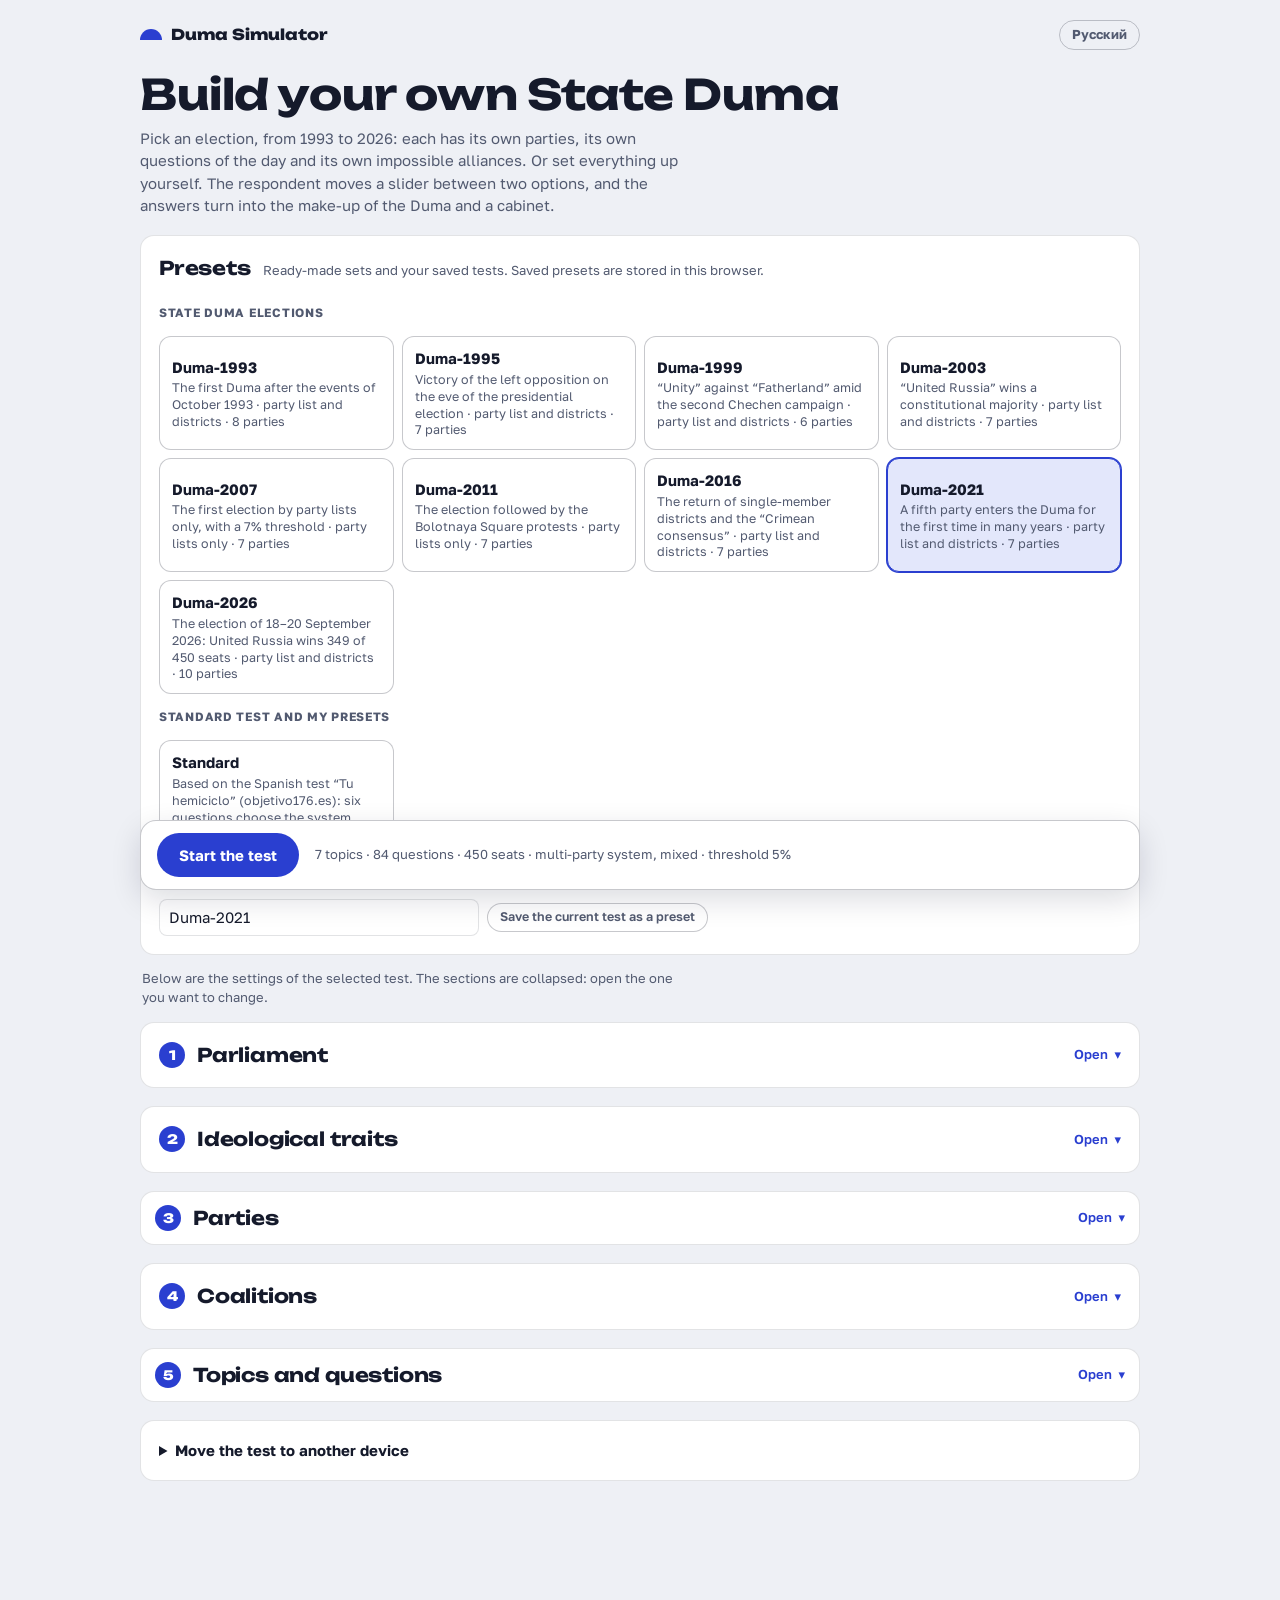
<file: index.html>
<!DOCTYPE html>
<html lang="en">
<head>
<meta charset="UTF-8">
<meta name="viewport" content="width=device-width, initial-scale=1">
<title>Duma Simulator — test</title>
<meta name="description" content="A test about the Russian State Duma: the elections of 1993–2026, parties, coalitions, the cabinet and the make-up of the Duma based on your answers.">
<script>try{var w=localStorage.getItem('duma-sim-lang');if(!w&&/^ru/i.test(navigator.language||''))w='ru';if(w==='ru')location.replace('ru/index.html');}catch(e){}</script>
<link rel="icon" type="image/svg+xml" href="img/favicon.svg">
<link rel="icon" type="image/png" sizes="180x180" href="img/icon-180.png">
<link rel="apple-touch-icon" href="img/icon-180.png">
<link rel="preconnect" href="https://fonts.googleapis.com">
<link rel="preconnect" href="https://fonts.gstatic.com" crossorigin>
<link rel="stylesheet" href="https://fonts.googleapis.com/css2?family=Golos+Text:wght@400;500;600;700&family=Unbounded:wght@600;800&display=swap">
<link rel="stylesheet" href="css/styles.css?v=32">
</head>
<body>

<div class="wrap">
  <div class="top">
    <div class="brand"><i></i>Duma Simulator</div>
    <div class="top-r">
      <button type="button" class="link" id="toBuild" hidden>← Back to test settings</button>
      <a class="lang" href="ru/index.html" lang="ru" onclick="try{localStorage.setItem('duma-sim-lang','ru')}catch(e){}">Русский</a>
    </div>
  </div>
  <main id="app"></main>
</div>

<script src="vendor/d3.min.js?v=30"></script>
<script src="vendor/d3-parliament.js?v=30"></script>
<script src="js/photos.js?v=30"></script>
<script src="js/logos.js?v=30"></script>
<script src="js/data.js?v=30"></script>
<script src="presets/catalog.js?v=2"></script>
<script src="js/world.js?v=30"></script>
<script src="js/map.js?v=30"></script>
<script src="js/future.js?v=30"></script>
<script src="js/futmap.js?v=30"></script>
<script src="js/app.js?v=43"></script>
</body>
</html>
</file>
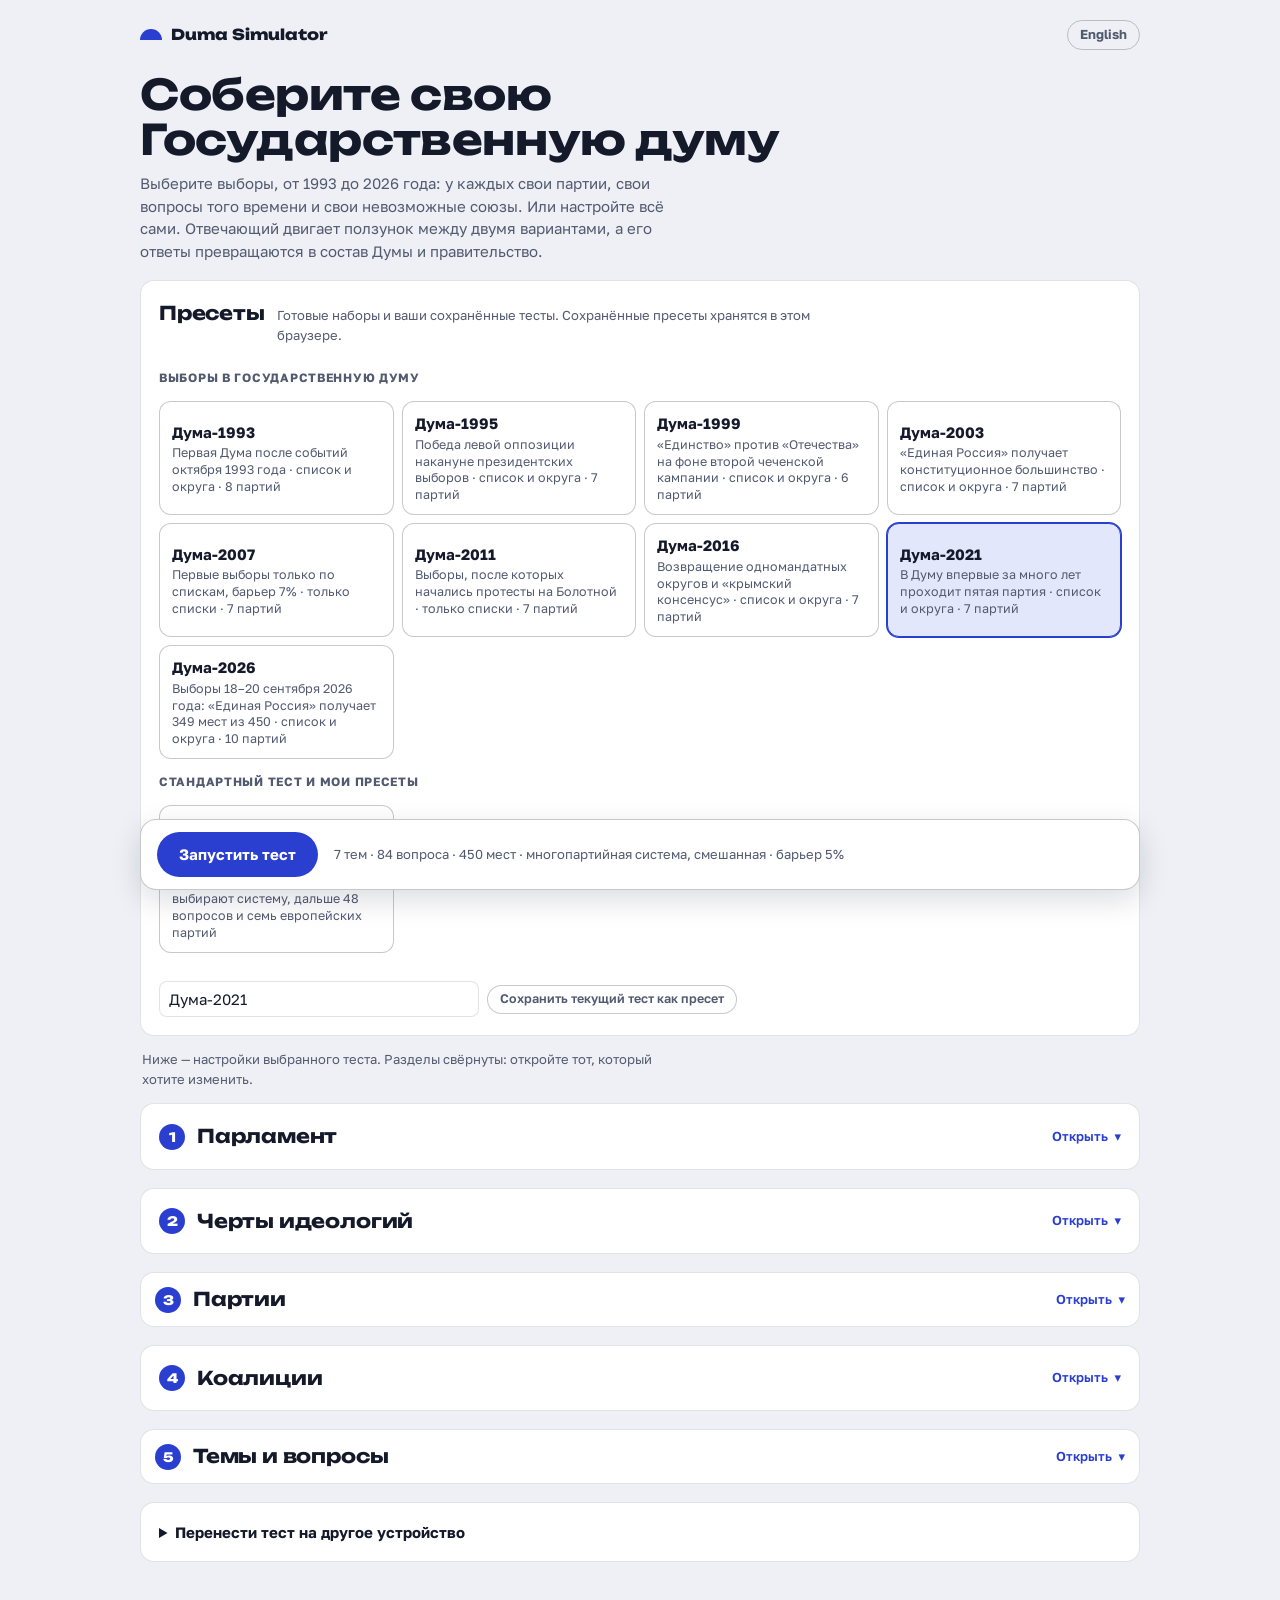
<file: ru/index.html>
<!DOCTYPE html>
<html lang="ru">
<head>
<meta charset="UTF-8">
<meta name="viewport" content="width=device-width, initial-scale=1">
<title>Duma Simulator — тест</title>
<meta name="description" content="Тест о Государственной думе: выборы 1993–2026 годов, партии, коалиции, правительство и состав Думы по вашим ответам.">
<!--redirect--><script>try{if(localStorage.getItem('duma-sim-lang')==='en')location.replace('../index.html');}catch(e){}</script><!--/redirect-->
<link rel="icon" type="image/svg+xml" href="../img/favicon.svg">
<link rel="icon" type="image/png" sizes="180x180" href="../img/icon-180.png">
<link rel="apple-touch-icon" href="../img/icon-180.png">
<link rel="preconnect" href="https://fonts.googleapis.com">
<link rel="preconnect" href="https://fonts.gstatic.com" crossorigin>
<link rel="stylesheet" href="https://fonts.googleapis.com/css2?family=Golos+Text:wght@400;500;600;700&family=Unbounded:wght@600;800&display=swap">
<link rel="stylesheet" href="../css/styles.css?v=32">
</head>
<body>

<div class="wrap">
  <div class="top">
    <div class="brand"><i></i>Duma Simulator</div>
    <div class="top-r">
      <button type="button" class="link" id="toBuild" hidden>← К настройкам теста</button>
      <!--lang--><a class="lang" href="../index.html" lang="en" onclick="try{localStorage.setItem('duma-sim-lang','en')}catch(e){}">English</a><!--/lang-->
    </div>
  </div>
  <main id="app"></main>
</div>

<script src="../vendor/d3.min.js?v=30"></script>
<script src="../vendor/d3-parliament.js?v=30"></script>
<script src="js/photos.js?v=30"></script>
<script src="js/logos.js?v=30"></script>
<script src="js/data.js?v=30"></script>
<script src="../presets/catalog.js?v=2"></script>
<script src="js/world.js?v=30"></script>
<script src="../js/map.js?v=30"></script>
<script src="js/future.js?v=30"></script>
<script src="../js/futmap.js?v=30"></script>
<script src="js/app.js?v=43"></script>
</body>
</html>
</file>
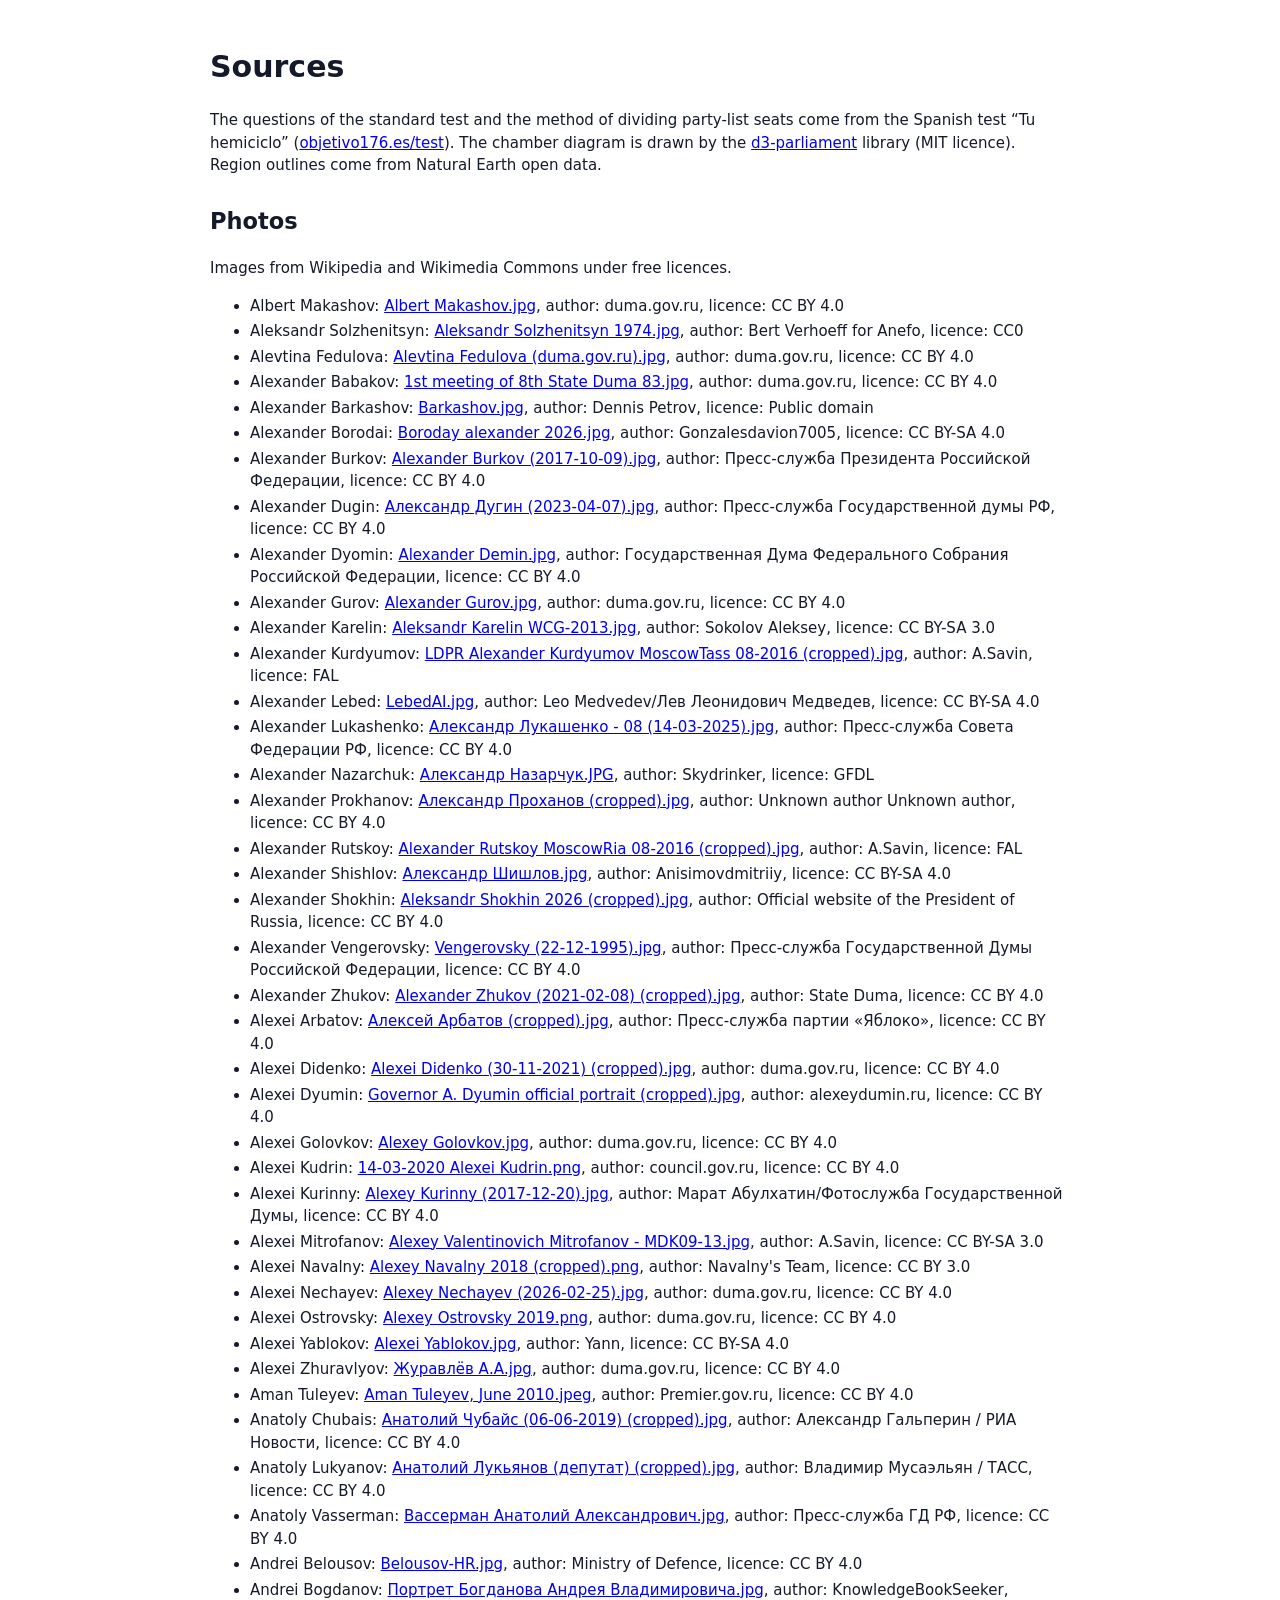
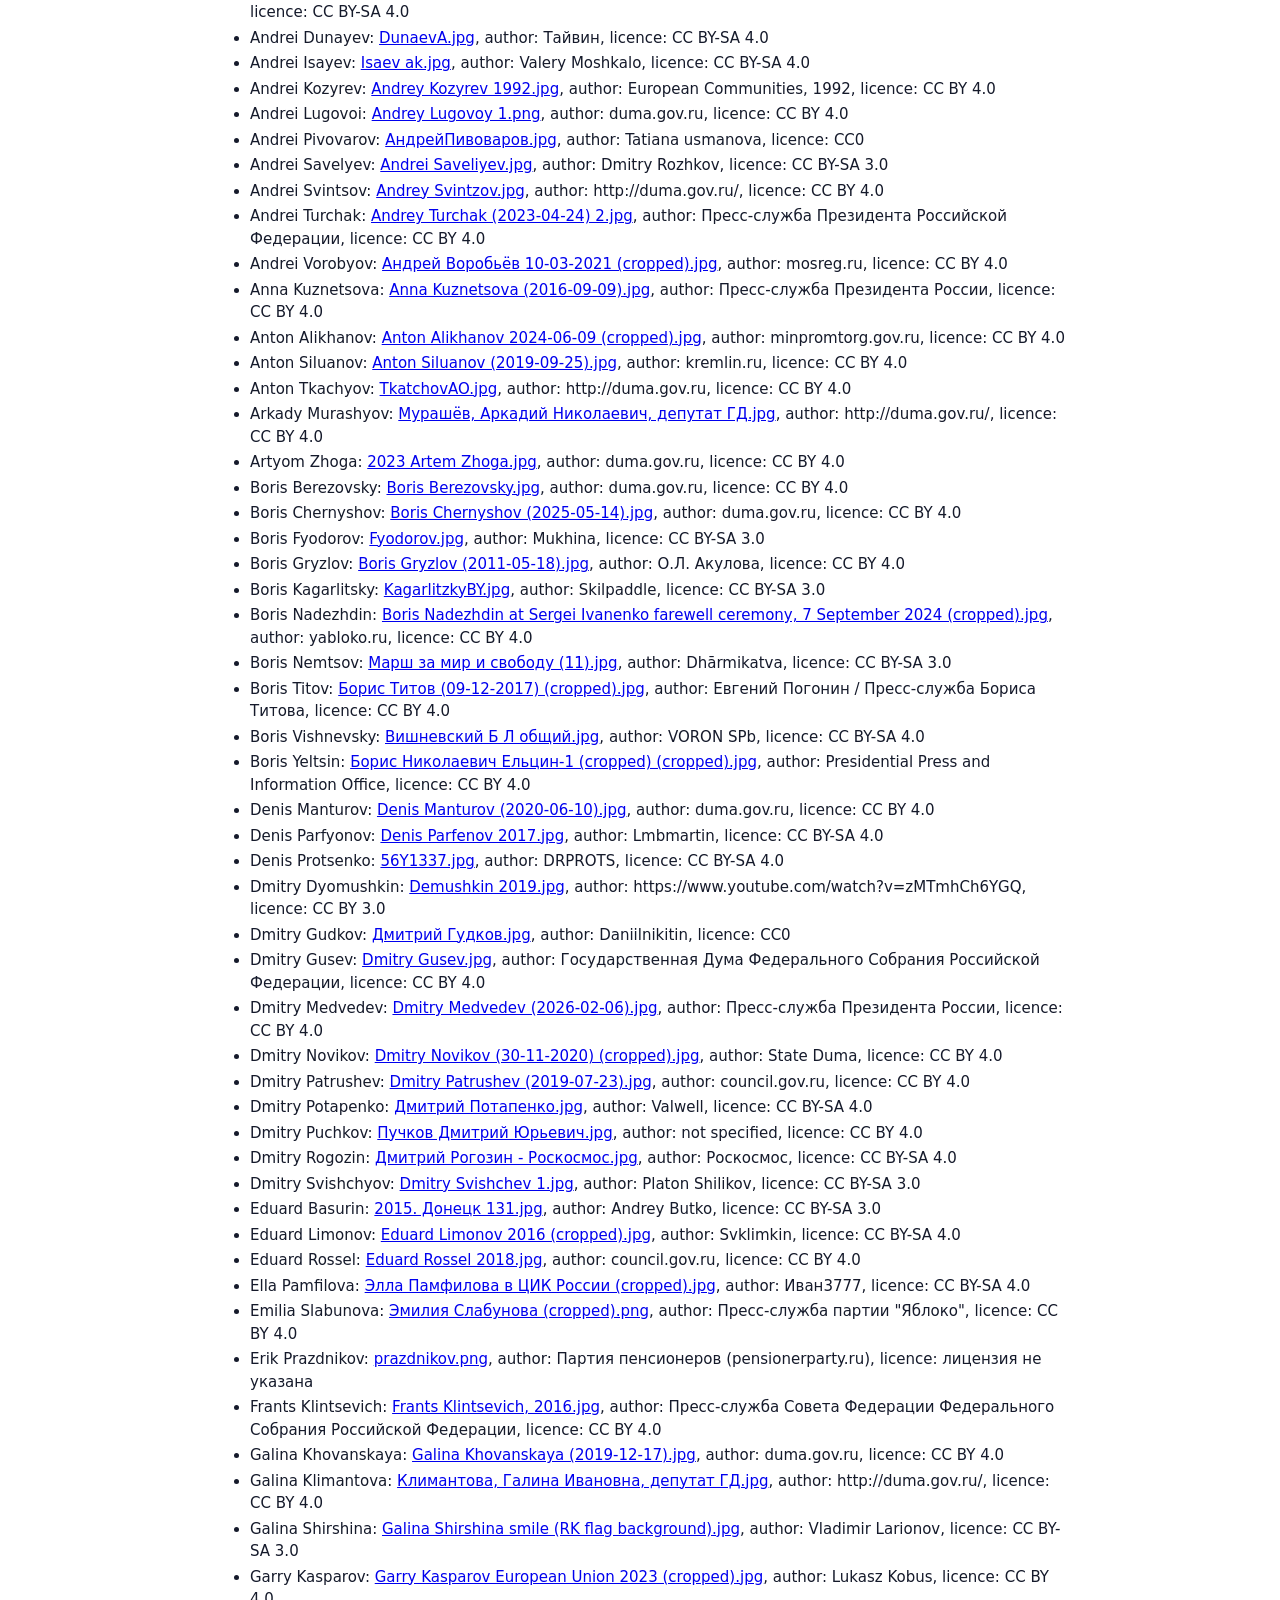
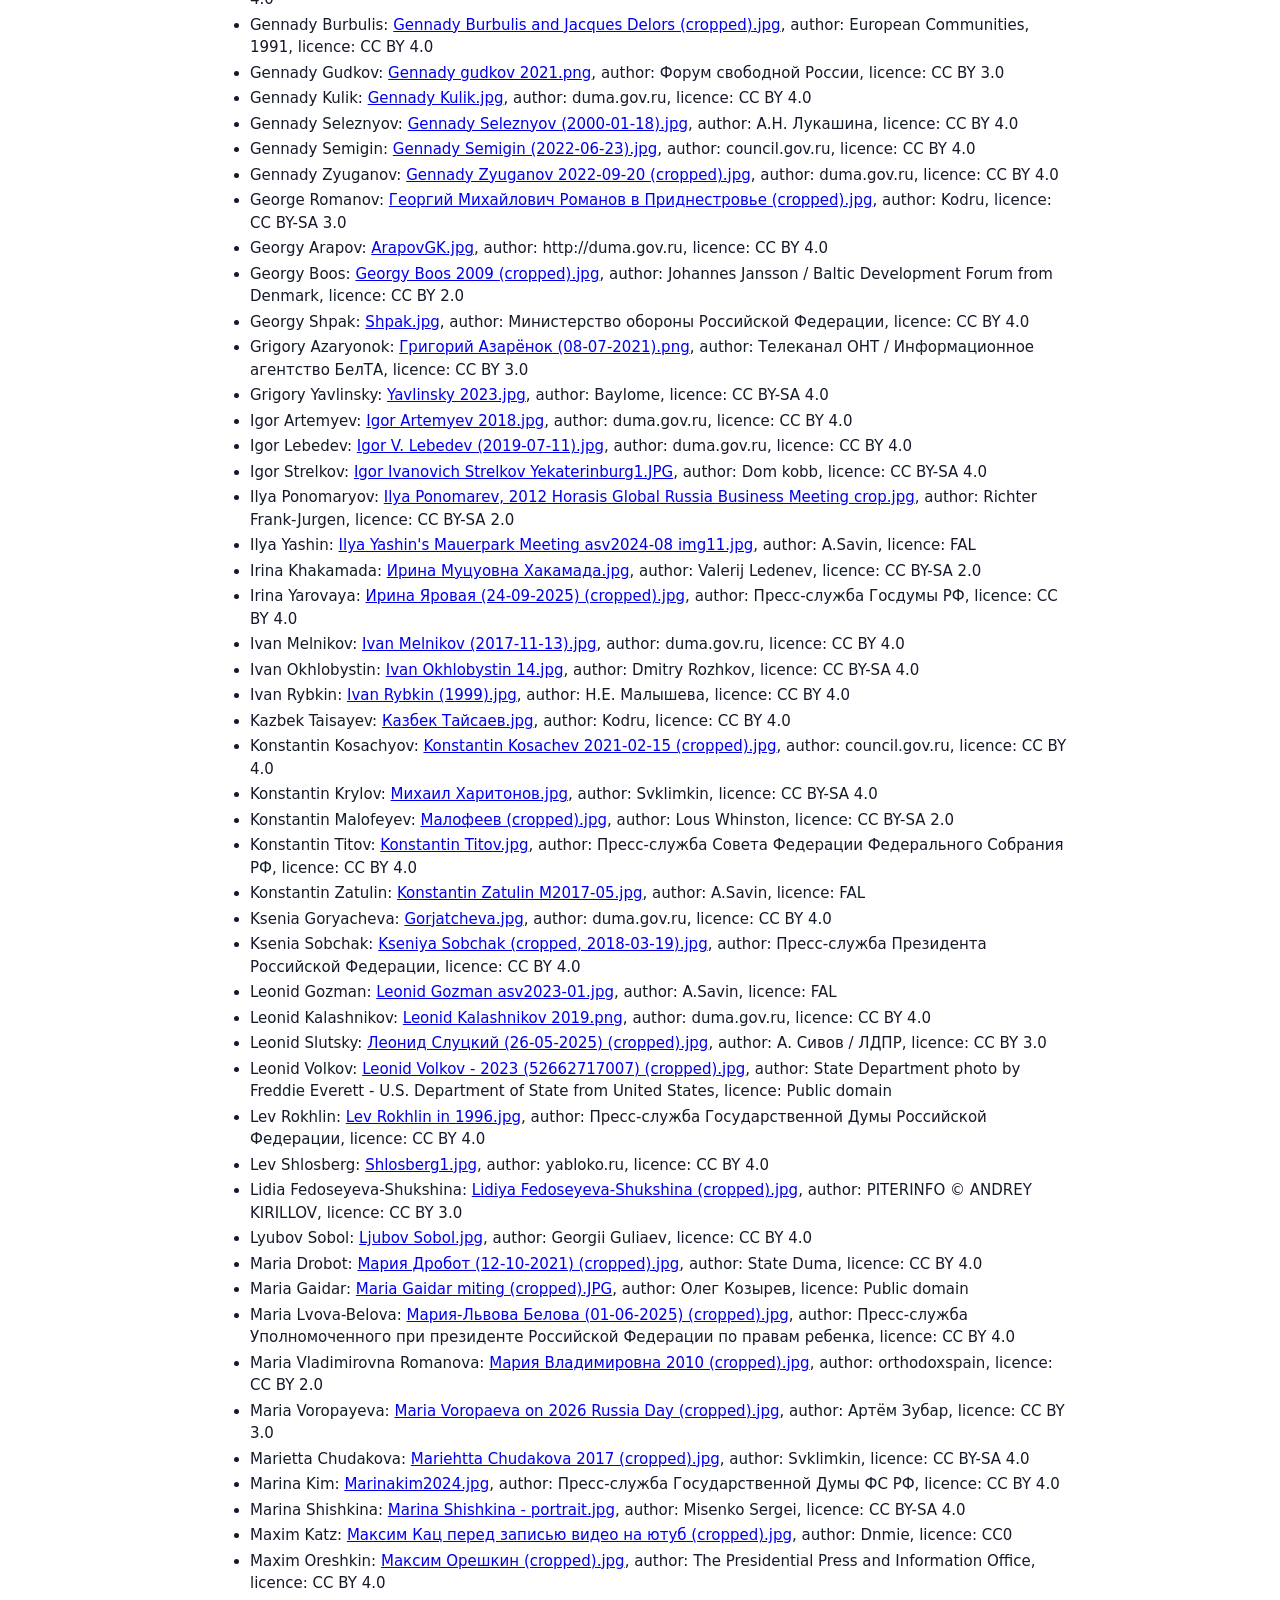
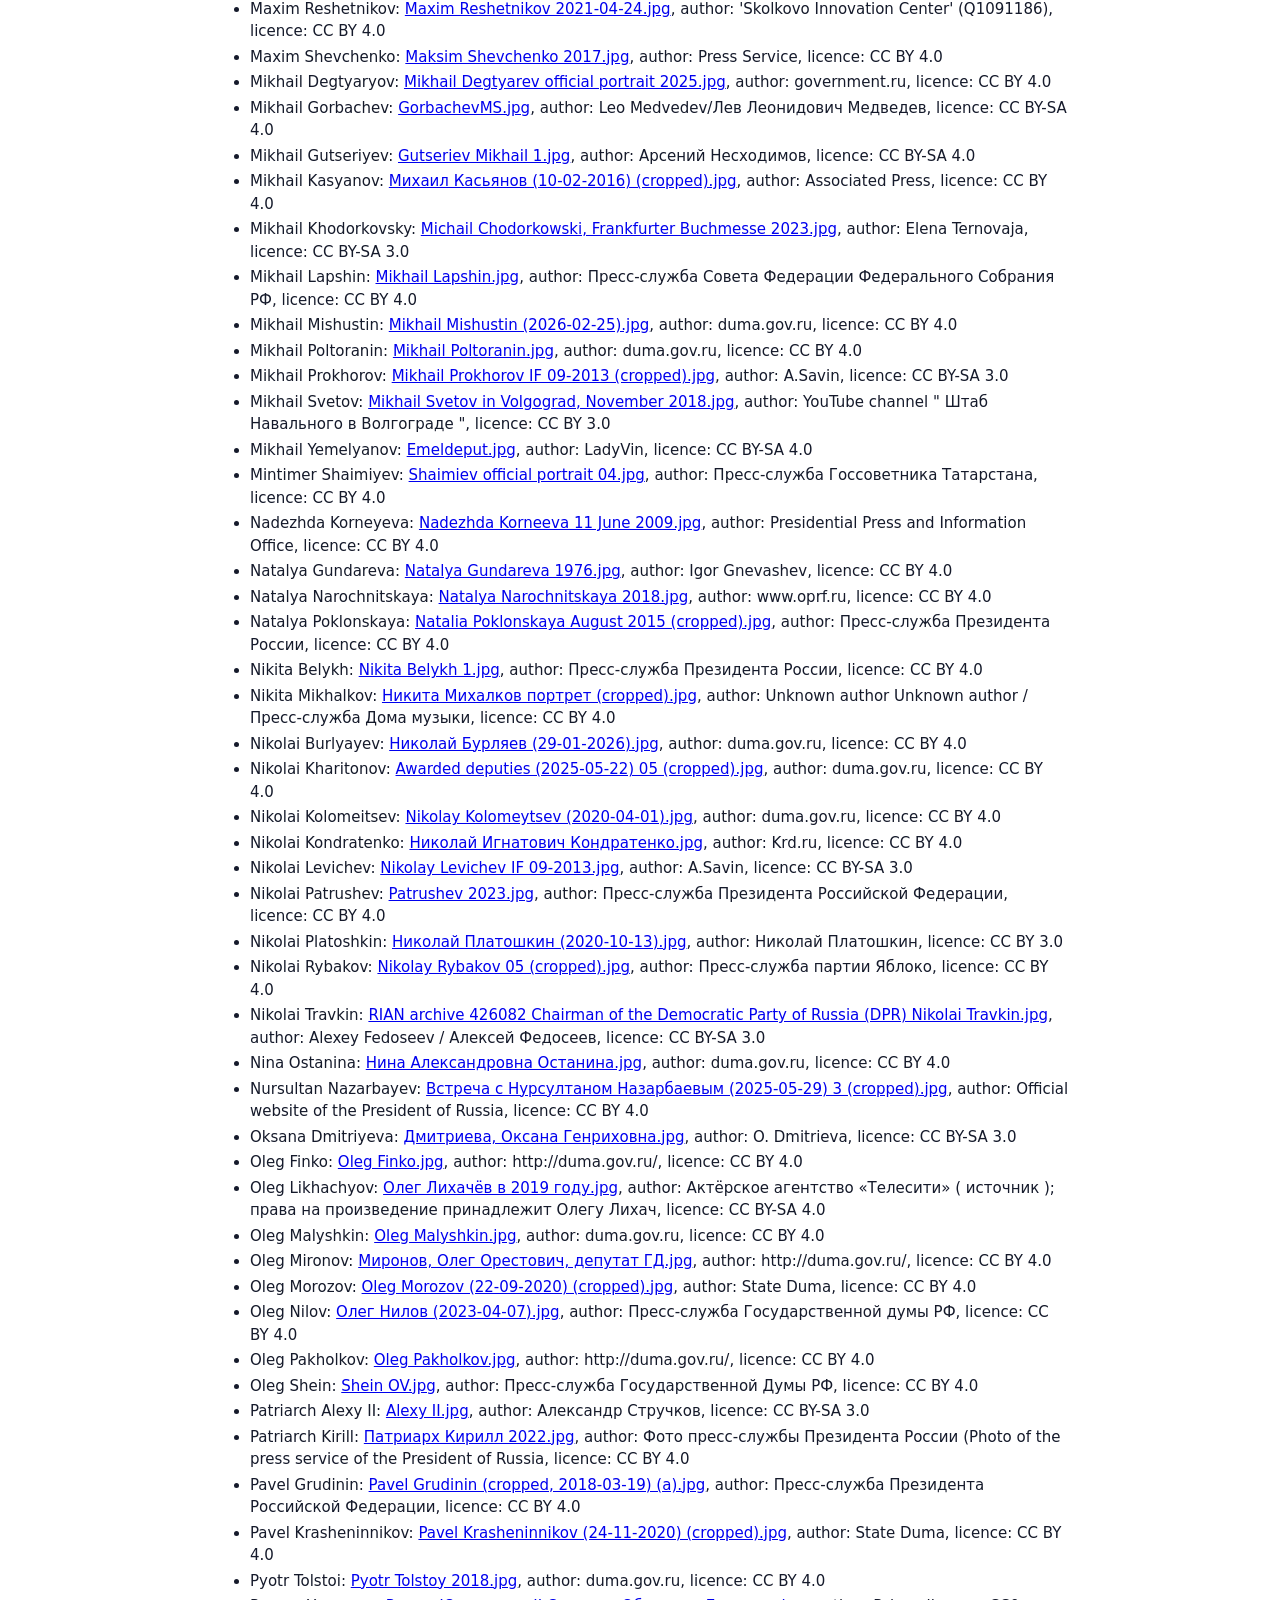
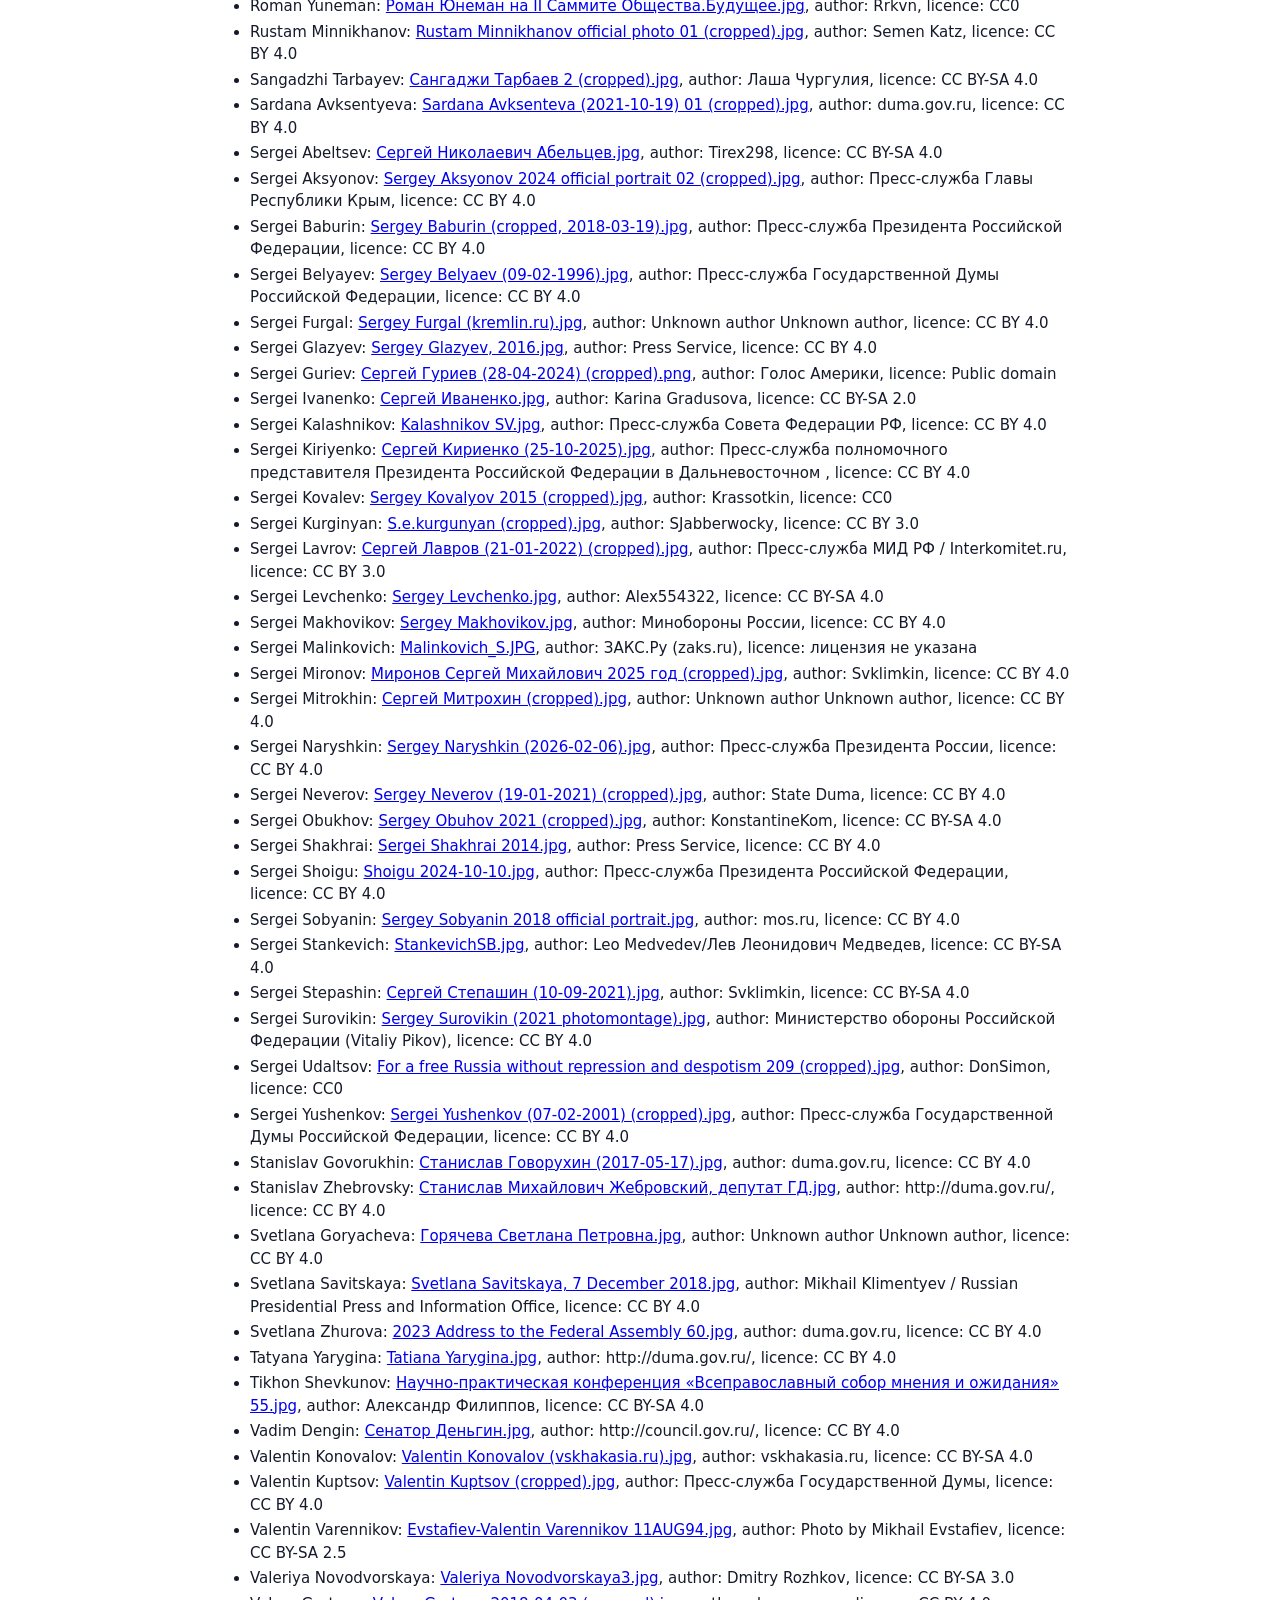
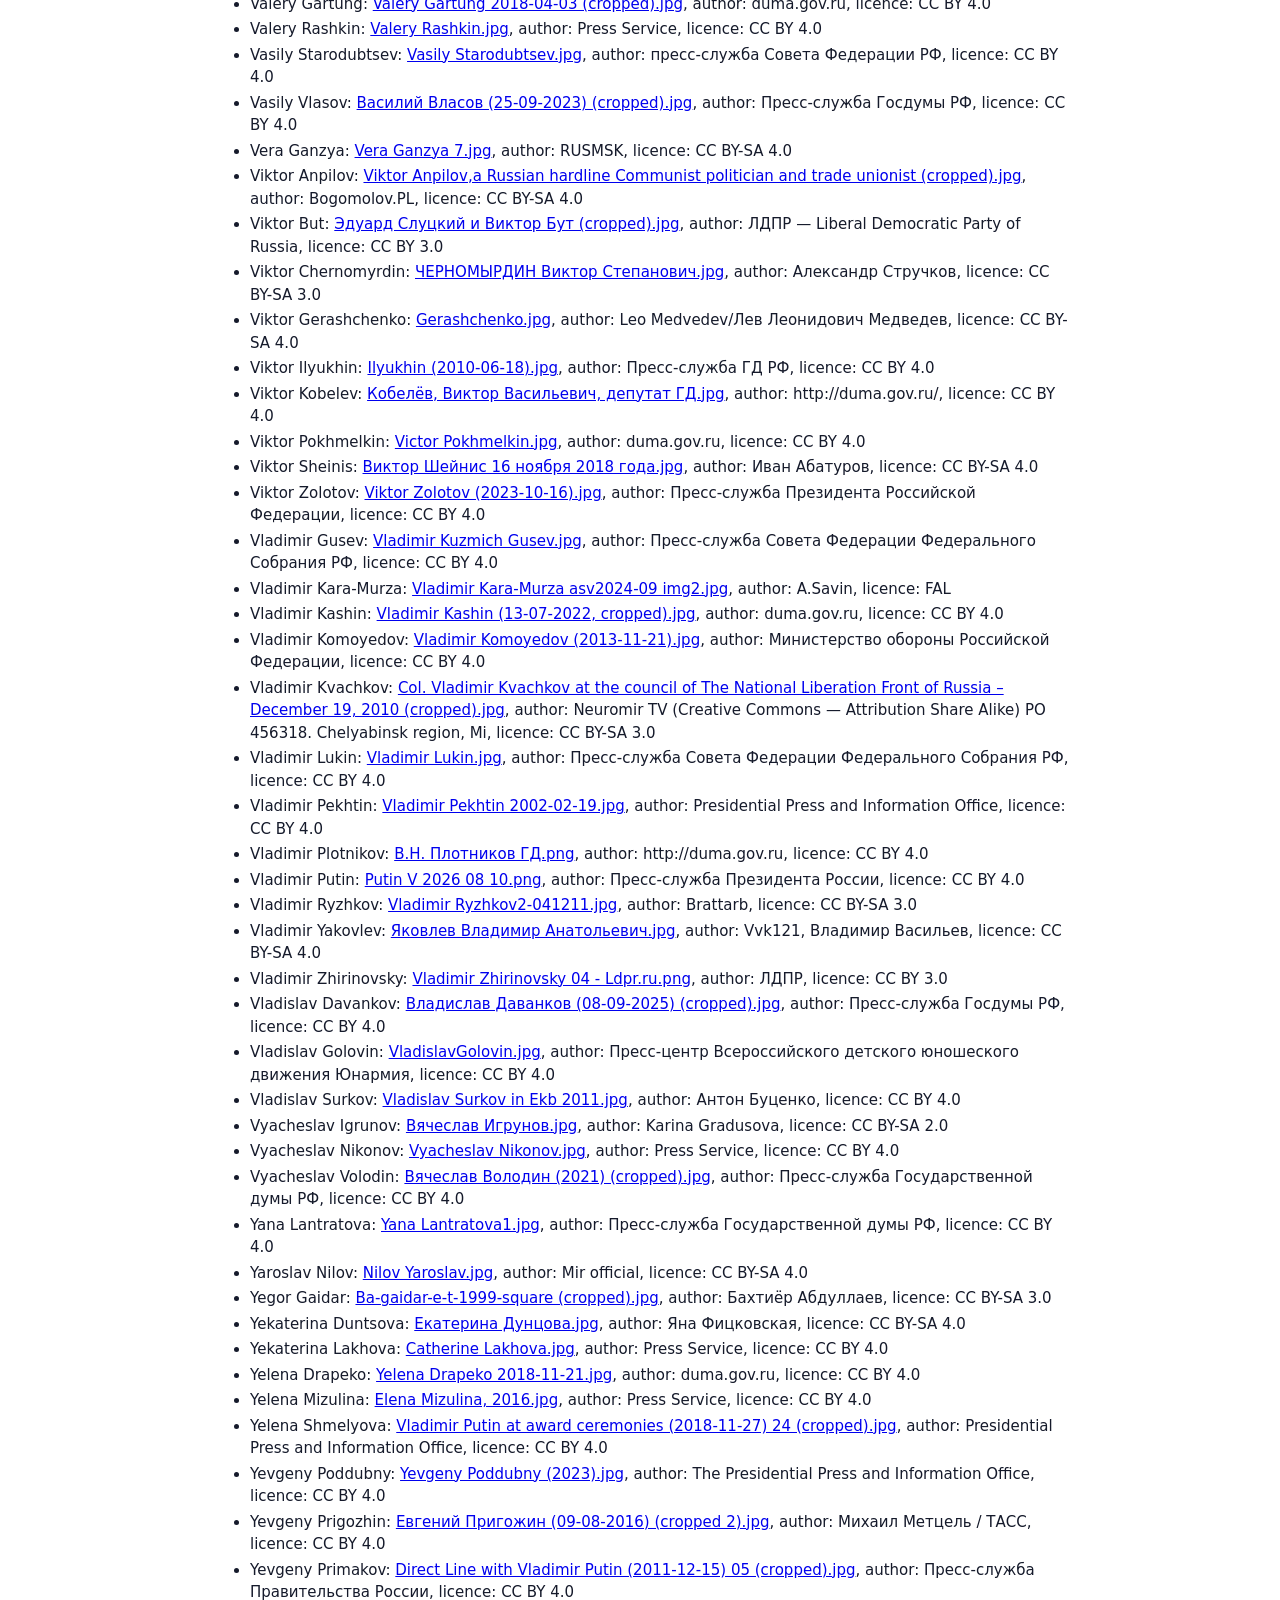
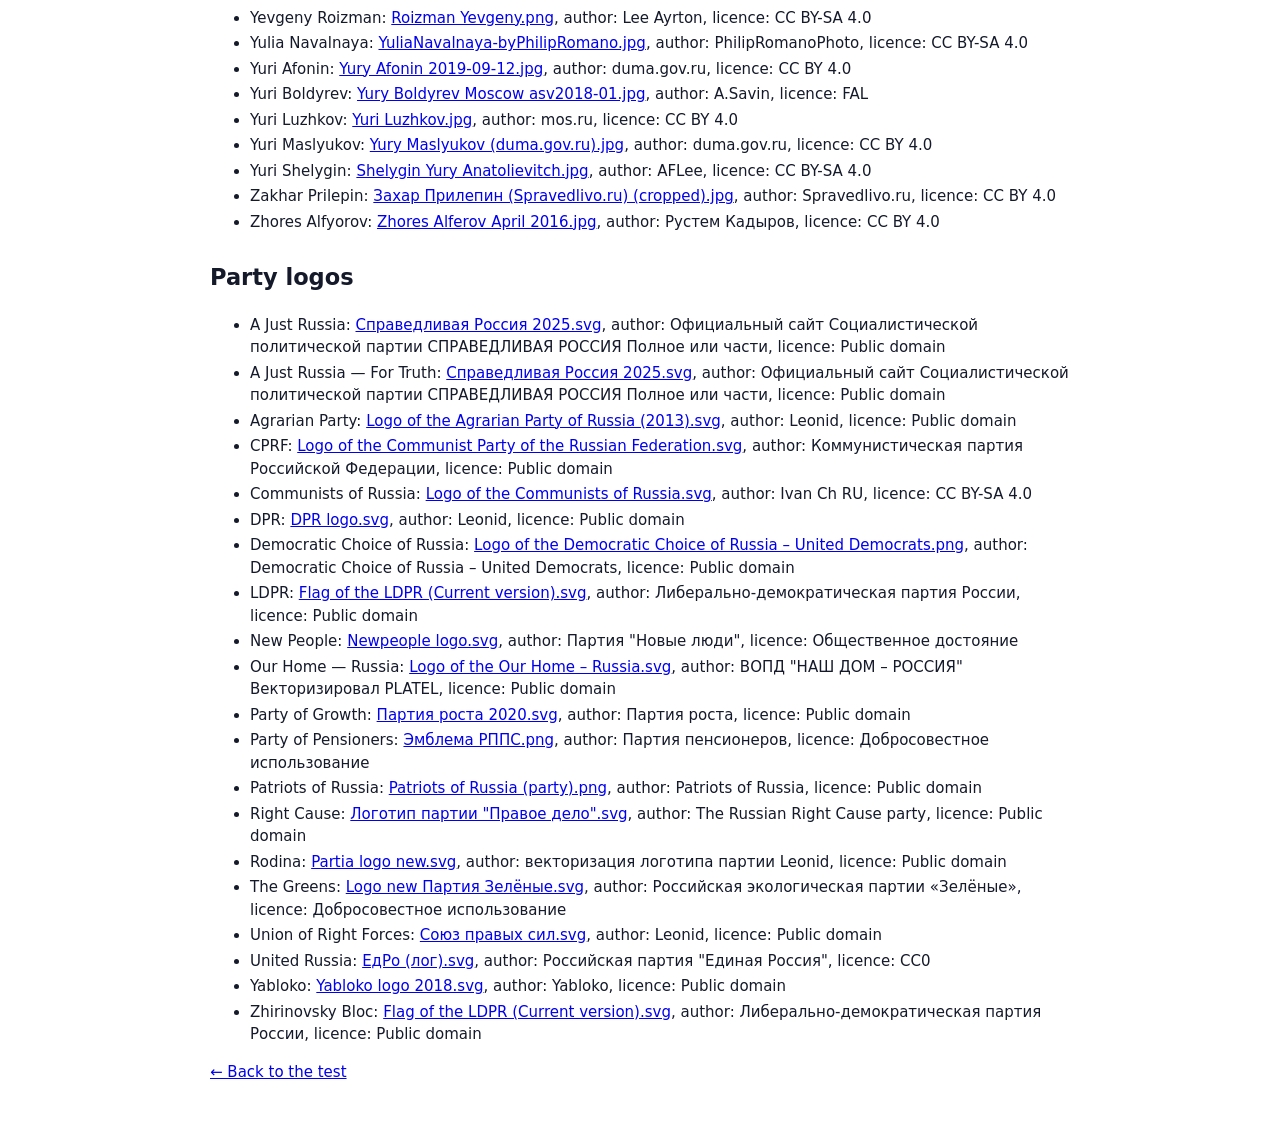
<file: credits.html>
<!DOCTYPE html>
<html lang="en">
<head>
<meta charset="UTF-8">
<meta name="viewport" content="width=device-width, initial-scale=1">
<title>Duma Simulator — sources</title>
<style>body{font:15px/1.5 system-ui,sans-serif;max-width:860px;margin:0 auto;padding:24px 20px;color:#151a2b;background:#fff}li{margin:3px 0;overflow-wrap:anywhere}h2{margin-top:28px}</style>
</head>
<body>
<h1>Sources</h1>
<p>The questions of the standard test and the method of dividing party-list seats come from the Spanish test “Tu hemiciclo” (<a href="https://objetivo176.es/test">objetivo176.es/test</a>). The chamber diagram is drawn by the <a href="https://github.com/geoffreybr/d3-parliament">d3-parliament</a> library (MIT licence). Region outlines come from Natural Earth open data.</p>
<h2>Photos</h2>
<p>Images from Wikipedia and Wikimedia Commons under free licences.</p>
<ul>
<li>Albert Makashov: <a href="https://commons.wikimedia.org/wiki/File:Albert_Makashov.jpg">Albert Makashov.jpg</a>, author: duma.gov.ru, licence: CC BY 4.0</li>
<li>Aleksandr Solzhenitsyn: <a href="https://commons.wikimedia.org/wiki/File:Aleksandr_Solzhenitsyn_1974.jpg">Aleksandr Solzhenitsyn 1974.jpg</a>, author: Bert Verhoeff for Anefo, licence: CC0</li>
<li>Alevtina Fedulova: <a href="https://commons.wikimedia.org/wiki/File:Alevtina_Fedulova_(duma.gov.ru).jpg">Alevtina Fedulova (duma.gov.ru).jpg</a>, author: duma.gov.ru, licence: CC BY 4.0</li>
<li>Alexander Babakov: <a href="https://commons.wikimedia.org/wiki/File:1st_meeting_of_8th_State_Duma_83.jpg">1st meeting of 8th State Duma 83.jpg</a>, author: duma.gov.ru, licence: CC BY 4.0</li>
<li>Alexander Barkashov: <a href="https://commons.wikimedia.org/wiki/File:Barkashov.jpg">Barkashov.jpg</a>, author: Dennis Petrov, licence: Public domain</li>
<li>Alexander Borodai: <a href="https://commons.wikimedia.org/wiki/File:Boroday_alexander_2026.jpg">Boroday alexander 2026.jpg</a>, author: Gonzalesdavion7005, licence: CC BY-SA 4.0</li>
<li>Alexander Burkov: <a href="https://commons.wikimedia.org/wiki/File:Alexander_Burkov_(2017-10-09).jpg">Alexander Burkov (2017-10-09).jpg</a>, author: Пресс-служба Президента Российской Федерации, licence: CC BY 4.0</li>
<li>Alexander Dugin: <a href="https://commons.wikimedia.org/wiki/File:%D0%90%D0%BB%D0%B5%D0%BA%D1%81%D0%B0%D0%BD%D0%B4%D1%80_%D0%94%D1%83%D0%B3%D0%B8%D0%BD_(2023-04-07).jpg">Александр Дугин (2023-04-07).jpg</a>, author: Пресс-служба Государственной думы РФ, licence: CC BY 4.0</li>
<li>Alexander Dyomin: <a href="https://commons.wikimedia.org/wiki/File:Alexander_Demin.jpg">Alexander Demin.jpg</a>, author: Государственная Дума Федерального Собрания Российской Федерации, licence: CC BY 4.0</li>
<li>Alexander Gurov: <a href="https://commons.wikimedia.org/wiki/File:Alexander_Gurov.jpg">Alexander Gurov.jpg</a>, author: duma.gov.ru, licence: CC BY 4.0</li>
<li>Alexander Karelin: <a href="https://commons.wikimedia.org/wiki/File:Aleksandr_Karelin_WCG-2013.jpg">Aleksandr Karelin WCG-2013.jpg</a>, author: Sokolov Aleksey, licence: CC BY-SA 3.0</li>
<li>Alexander Kurdyumov: <a href="https://commons.wikimedia.org/wiki/File:LDPR_Alexander_Kurdyumov_MoscowTass_08-2016_(cropped).jpg">LDPR Alexander Kurdyumov MoscowTass 08-2016 (cropped).jpg</a>, author: A.Savin, licence: FAL</li>
<li>Alexander Lebed: <a href="https://commons.wikimedia.org/wiki/File:LebedAI.jpg">LebedAI.jpg</a>, author: Leo Medvedev/Лев Леонидович Медведев, licence: CC BY-SA 4.0</li>
<li>Alexander Lukashenko: <a href="https://commons.wikimedia.org/wiki/File:%D0%90%D0%BB%D0%B5%D0%BA%D1%81%D0%B0%D0%BD%D0%B4%D1%80_%D0%9B%D1%83%D0%BA%D0%B0%D1%88%D0%B5%D0%BD%D0%BA%D0%BE_-_08_(14-03-2025).jpg">Александр Лукашенко - 08 (14-03-2025).jpg</a>, author: Пресс-служба Совета Федерации РФ, licence: CC BY 4.0</li>
<li>Alexander Nazarchuk: <a href="https://commons.wikimedia.org/wiki/File:%D0%90%D0%BB%D0%B5%D0%BA%D1%81%D0%B0%D0%BD%D0%B4%D1%80_%D0%9D%D0%B0%D0%B7%D0%B0%D1%80%D1%87%D1%83%D0%BA.JPG">Александр Назарчук.JPG</a>, author: Skydrinker, licence: GFDL</li>
<li>Alexander Prokhanov: <a href="https://commons.wikimedia.org/wiki/File:%D0%90%D0%BB%D0%B5%D0%BA%D1%81%D0%B0%D0%BD%D0%B4%D1%80_%D0%9F%D1%80%D0%BE%D1%85%D0%B0%D0%BD%D0%BE%D0%B2_(cropped).jpg">Александр Проханов (cropped).jpg</a>, author: Unknown author Unknown author, licence: CC BY 4.0</li>
<li>Alexander Rutskoy: <a href="https://commons.wikimedia.org/wiki/File:Alexander_Rutskoy_MoscowRia_08-2016_(cropped).jpg">Alexander Rutskoy MoscowRia 08-2016 (cropped).jpg</a>, author: A.Savin, licence: FAL</li>
<li>Alexander Shishlov: <a href="https://commons.wikimedia.org/wiki/File:%D0%90%D0%BB%D0%B5%D0%BA%D1%81%D0%B0%D0%BD%D0%B4%D1%80_%D0%A8%D0%B8%D1%88%D0%BB%D0%BE%D0%B2.jpg">Александр Шишлов.jpg</a>, author: Anisimovdmitriiy, licence: CC BY-SA 4.0</li>
<li>Alexander Shokhin: <a href="https://commons.wikimedia.org/wiki/File:Aleksandr_Shokhin_2026_(cropped).jpg">Aleksandr Shokhin 2026 (cropped).jpg</a>, author: Official website of the President of Russia, licence: CC BY 4.0</li>
<li>Alexander Vengerovsky: <a href="https://commons.wikimedia.org/wiki/File:Vengerovsky_(22-12-1995).jpg">Vengerovsky (22-12-1995).jpg</a>, author: Пресс-служба Государственной Думы Российской Федерации, licence: CC BY 4.0</li>
<li>Alexander Zhukov: <a href="https://commons.wikimedia.org/wiki/File:Alexander_Zhukov_(2021-02-08)_(cropped).jpg">Alexander Zhukov (2021-02-08) (cropped).jpg</a>, author: State Duma, licence: CC BY 4.0</li>
<li>Alexei Arbatov: <a href="https://commons.wikimedia.org/wiki/File:%D0%90%D0%BB%D0%B5%D0%BA%D1%81%D0%B5%D0%B9_%D0%90%D1%80%D0%B1%D0%B0%D1%82%D0%BE%D0%B2_(cropped).jpg">Алексей Арбатов (cropped).jpg</a>, author: Пресс-служба партии «Яблоко», licence: CC BY 4.0</li>
<li>Alexei Didenko: <a href="https://commons.wikimedia.org/wiki/File:Alexei_Didenko_(30-11-2021)_(cropped).jpg">Alexei Didenko (30-11-2021) (cropped).jpg</a>, author: duma.gov.ru, licence: CC BY 4.0</li>
<li>Alexei Dyumin: <a href="https://commons.wikimedia.org/wiki/File:Governor_A._Dyumin_official_portrait_(cropped).jpg">Governor A. Dyumin official portrait (cropped).jpg</a>, author: alexeydumin.ru, licence: CC BY 4.0</li>
<li>Alexei Golovkov: <a href="https://commons.wikimedia.org/wiki/File:Alexey_Golovkov.jpg">Alexey Golovkov.jpg</a>, author: duma.gov.ru, licence: CC BY 4.0</li>
<li>Alexei Kudrin: <a href="https://commons.wikimedia.org/wiki/File:14-03-2020_Alexei_Kudrin.png">14-03-2020 Alexei Kudrin.png</a>, author: council.gov.ru, licence: CC BY 4.0</li>
<li>Alexei Kurinny: <a href="https://commons.wikimedia.org/wiki/File:Alexey_Kurinny_(2017-12-20).jpg">Alexey Kurinny (2017-12-20).jpg</a>, author: Марат Абулхатин/Фотослужба Государственной Думы, licence: CC BY 4.0</li>
<li>Alexei Mitrofanov: <a href="https://commons.wikimedia.org/wiki/File:Alexey_Valentinovich_Mitrofanov_-_MDK09-13.jpg">Alexey Valentinovich Mitrofanov - MDK09-13.jpg</a>, author: A.Savin, licence: CC BY-SA 3.0</li>
<li>Alexei Navalny: <a href="https://commons.wikimedia.org/wiki/File:Alexey_Navalny_2018_(cropped).png">Alexey Navalny 2018 (cropped).png</a>, author: Navalny's Team, licence: CC BY 3.0</li>
<li>Alexei Nechayev: <a href="https://commons.wikimedia.org/wiki/File:Alexey_Nechayev_(2026-02-25).jpg">Alexey Nechayev (2026-02-25).jpg</a>, author: duma.gov.ru, licence: CC BY 4.0</li>
<li>Alexei Ostrovsky: <a href="https://commons.wikimedia.org/wiki/File:Alexey_Ostrovsky_2019.png">Alexey Ostrovsky 2019.png</a>, author: duma.gov.ru, licence: CC BY 4.0</li>
<li>Alexei Yablokov: <a href="https://commons.wikimedia.org/wiki/File:Alexei_Yablokov.jpg">Alexei Yablokov.jpg</a>, author: Yann, licence: CC BY-SA 4.0</li>
<li>Alexei Zhuravlyov: <a href="https://commons.wikimedia.org/wiki/File:%D0%96%D1%83%D1%80%D0%B0%D0%B2%D0%BB%D1%91%D0%B2_%D0%90.%D0%90.jpg">Журавлёв А.А.jpg</a>, author: duma.gov.ru, licence: CC BY 4.0</li>
<li>Aman Tuleyev: <a href="https://commons.wikimedia.org/wiki/File:Aman_Tuleyev%2C_June_2010.jpeg">Aman Tuleyev, June 2010.jpeg</a>, author: Premier.gov.ru, licence: CC BY 4.0</li>
<li>Anatoly Chubais: <a href="https://commons.wikimedia.org/wiki/File:%D0%90%D0%BD%D0%B0%D1%82%D0%BE%D0%BB%D0%B8%D0%B9_%D0%A7%D1%83%D0%B1%D0%B0%D0%B9%D1%81_(06-06-2019)_(cropped).jpg">Анатолий Чубайс (06-06-2019) (cropped).jpg</a>, author: Александр Гальперин / РИА Новости, licence: CC BY 4.0</li>
<li>Anatoly Lukyanov: <a href="https://commons.wikimedia.org/wiki/File:%D0%90%D0%BD%D0%B0%D1%82%D0%BE%D0%BB%D0%B8%D0%B9_%D0%9B%D1%83%D0%BA%D1%8C%D1%8F%D0%BD%D0%BE%D0%B2_(%D0%B4%D0%B5%D0%BF%D1%83%D1%82%D0%B0%D1%82)_(cropped).jpg">Анатолий Лукьянов (депутат) (cropped).jpg</a>, author: Владимир Мусаэльян / ТАСС, licence: CC BY 4.0</li>
<li>Anatoly Vasserman: <a href="https://commons.wikimedia.org/wiki/File:%D0%92%D0%B0%D1%81%D1%81%D0%B5%D1%80%D0%BC%D0%B0%D0%BD_%D0%90%D0%BD%D0%B0%D1%82%D0%BE%D0%BB%D0%B8%D0%B9_%D0%90%D0%BB%D0%B5%D0%BA%D1%81%D0%B0%D0%BD%D0%B4%D1%80%D0%BE%D0%B2%D0%B8%D1%87.jpg">Вассерман Анатолий Александрович.jpg</a>, author: Пресс-служба ГД РФ, licence: CC BY 4.0</li>
<li>Andrei Belousov: <a href="https://commons.wikimedia.org/wiki/File:Belousov-HR.jpg">Belousov-HR.jpg</a>, author: Ministry of Defence, licence: CC BY 4.0</li>
<li>Andrei Bogdanov: <a href="https://commons.wikimedia.org/wiki/File:%D0%9F%D0%BE%D1%80%D1%82%D1%80%D0%B5%D1%82_%D0%91%D0%BE%D0%B3%D0%B4%D0%B0%D0%BD%D0%BE%D0%B2%D0%B0_%D0%90%D0%BD%D0%B4%D1%80%D0%B5%D1%8F_%D0%92%D0%BB%D0%B0%D0%B4%D0%B8%D0%BC%D0%B8%D1%80%D0%BE%D0%B2%D0%B8%D1%87%D0%B0.jpg">Портрет Богданова Андрея Владимировича.jpg</a>, author: KnowledgeBookSeeker, licence: CC BY-SA 4.0</li>
<li>Andrei Dunayev: <a href="https://commons.wikimedia.org/wiki/File:DunaevA.jpg">DunaevA.jpg</a>, author: Тайвин, licence: CC BY-SA 4.0</li>
<li>Andrei Isayev: <a href="https://commons.wikimedia.org/wiki/File:Isaev_ak.jpg">Isaev ak.jpg</a>, author: Valery Moshkalo, licence: CC BY-SA 4.0</li>
<li>Andrei Kozyrev: <a href="https://commons.wikimedia.org/wiki/File:Andrey_Kozyrev_1992.jpg">Andrey Kozyrev 1992.jpg</a>, author: European Communities, 1992, licence: CC BY 4.0</li>
<li>Andrei Lugovoi: <a href="https://commons.wikimedia.org/wiki/File:Andrey_Lugovoy_1.png">Andrey Lugovoy 1.png</a>, author: duma.gov.ru, licence: CC BY 4.0</li>
<li>Andrei Pivovarov: <a href="https://commons.wikimedia.org/wiki/File:%D0%90%D0%BD%D0%B4%D1%80%D0%B5%D0%B9%D0%9F%D0%B8%D0%B2%D0%BE%D0%B2%D0%B0%D1%80%D0%BE%D0%B2.jpg">АндрейПивоваров.jpg</a>, author: Tatiana usmanova, licence: CC0</li>
<li>Andrei Savelyev: <a href="https://commons.wikimedia.org/wiki/File:Andrei_Saveliyev.jpg">Andrei Saveliyev.jpg</a>, author: Dmitry Rozhkov, licence: CC BY-SA 3.0</li>
<li>Andrei Svintsov: <a href="https://commons.wikimedia.org/wiki/File:Andrey_Svintzov.jpg">Andrey Svintzov.jpg</a>, author: http://duma.gov.ru/, licence: CC BY 4.0</li>
<li>Andrei Turchak: <a href="https://commons.wikimedia.org/wiki/File:Andrey_Turchak_(2023-04-24)_2.jpg">Andrey Turchak (2023-04-24) 2.jpg</a>, author: Пресс-служба Президента Российской Федерации, licence: CC BY 4.0</li>
<li>Andrei Vorobyov: <a href="https://commons.wikimedia.org/wiki/File:%D0%90%D0%BD%D0%B4%D1%80%D0%B5%D0%B9_%D0%92%D0%BE%D1%80%D0%BE%D0%B1%D1%8C%D1%91%D0%B2_10-03-2021_(cropped).jpg">Андрей Воробьёв 10-03-2021 (cropped).jpg</a>, author: mosreg.ru, licence: CC BY 4.0</li>
<li>Anna Kuznetsova: <a href="https://commons.wikimedia.org/wiki/File:Anna_Kuznetsova_(2016-09-09).jpg">Anna Kuznetsova (2016-09-09).jpg</a>, author: Пресс-служба Президента России, licence: CC BY 4.0</li>
<li>Anton Alikhanov: <a href="https://commons.wikimedia.org/wiki/File:Anton_Alikhanov_2024-06-09_(cropped).jpg">Anton Alikhanov 2024-06-09 (cropped).jpg</a>, author: minpromtorg.gov.ru, licence: CC BY 4.0</li>
<li>Anton Siluanov: <a href="https://commons.wikimedia.org/wiki/File:Anton_Siluanov_(2019-09-25).jpg">Anton Siluanov (2019-09-25).jpg</a>, author: kremlin.ru, licence: CC BY 4.0</li>
<li>Anton Tkachyov: <a href="https://commons.wikimedia.org/wiki/File:TkatchovAO.jpg">TkatchovAO.jpg</a>, author: http://duma.gov.ru, licence: CC BY 4.0</li>
<li>Arkady Murashyov: <a href="https://commons.wikimedia.org/wiki/File:%D0%9C%D1%83%D1%80%D0%B0%D1%88%D1%91%D0%B2%2C_%D0%90%D1%80%D0%BA%D0%B0%D0%B4%D0%B8%D0%B9_%D0%9D%D0%B8%D0%BA%D0%BE%D0%BB%D0%B0%D0%B5%D0%B2%D0%B8%D1%87%2C_%D0%B4%D0%B5%D0%BF%D1%83%D1%82%D0%B0%D1%82_%D0%93%D0%94.jpg">Мурашёв, Аркадий Николаевич, депутат ГД.jpg</a>, author: http://duma.gov.ru/, licence: CC BY 4.0</li>
<li>Artyom Zhoga: <a href="https://commons.wikimedia.org/wiki/File:2023_Artem_Zhoga.jpg">2023 Artem Zhoga.jpg</a>, author: duma.gov.ru, licence: CC BY 4.0</li>
<li>Boris Berezovsky: <a href="https://commons.wikimedia.org/wiki/File:Boris_Berezovsky.jpg">Boris Berezovsky.jpg</a>, author: duma.gov.ru, licence: CC BY 4.0</li>
<li>Boris Chernyshov: <a href="https://commons.wikimedia.org/wiki/File:Boris_Chernyshov_(2025-05-14).jpg">Boris Chernyshov (2025-05-14).jpg</a>, author: duma.gov.ru, licence: CC BY 4.0</li>
<li>Boris Fyodorov: <a href="https://commons.wikimedia.org/wiki/File:Fyodorov.jpg">Fyodorov.jpg</a>, author: Mukhina, licence: CC BY-SA 3.0</li>
<li>Boris Gryzlov: <a href="https://commons.wikimedia.org/wiki/File:Boris_Gryzlov_(2011-05-18).jpg">Boris Gryzlov (2011-05-18).jpg</a>, author: О.Л. Акулова, licence: CC BY 4.0</li>
<li>Boris Kagarlitsky: <a href="https://commons.wikimedia.org/wiki/File:KagarlitzkyBY.jpg">KagarlitzkyBY.jpg</a>, author: Skilpaddle, licence: CC BY-SA 3.0</li>
<li>Boris Nadezhdin: <a href="https://commons.wikimedia.org/wiki/File:Boris_Nadezhdin_at_Sergei_Ivanenko_farewell_ceremony%2C_7_September_2024_(cropped).jpg">Boris Nadezhdin at Sergei Ivanenko farewell ceremony, 7 September 2024 (cropped).jpg</a>, author: yabloko.ru, licence: CC BY 4.0</li>
<li>Boris Nemtsov: <a href="https://commons.wikimedia.org/wiki/File:%D0%9C%D0%B0%D1%80%D1%88_%D0%B7%D0%B0_%D0%BC%D0%B8%D1%80_%D0%B8_%D1%81%D0%B2%D0%BE%D0%B1%D0%BE%D0%B4%D1%83_(11).jpg">Марш за мир и свободу (11).jpg</a>, author: Dhārmikatva, licence: CC BY-SA 3.0</li>
<li>Boris Titov: <a href="https://commons.wikimedia.org/wiki/File:%D0%91%D0%BE%D1%80%D0%B8%D1%81_%D0%A2%D0%B8%D1%82%D0%BE%D0%B2_(09-12-2017)_(cropped).jpg">Борис Титов (09-12-2017) (cropped).jpg</a>, author: Евгений Погонин / Пресс-служба Бориса Титова, licence: CC BY 4.0</li>
<li>Boris Vishnevsky: <a href="https://commons.wikimedia.org/wiki/File:%D0%92%D0%B8%D1%88%D0%BD%D0%B5%D0%B2%D1%81%D0%BA%D0%B8%D0%B9_%D0%91_%D0%9B_%D0%BE%D0%B1%D1%89%D0%B8%D0%B9.jpg">Вишневский Б Л общий.jpg</a>, author: VORON SPb, licence: CC BY-SA 4.0</li>
<li>Boris Yeltsin: <a href="https://commons.wikimedia.org/wiki/File:%D0%91%D0%BE%D1%80%D0%B8%D1%81_%D0%9D%D0%B8%D0%BA%D0%BE%D0%BB%D0%B0%D0%B5%D0%B2%D0%B8%D1%87_%D0%95%D0%BB%D1%8C%D1%86%D0%B8%D0%BD-1_(cropped)_(cropped).jpg">Борис Николаевич Ельцин-1 (cropped) (cropped).jpg</a>, author: Presidential Press and Information Office, licence: CC BY 4.0</li>
<li>Denis Manturov: <a href="https://commons.wikimedia.org/wiki/File:Denis_Manturov_(2020-06-10).jpg">Denis Manturov (2020-06-10).jpg</a>, author: duma.gov.ru, licence: CC BY 4.0</li>
<li>Denis Parfyonov: <a href="https://commons.wikimedia.org/wiki/File:Denis_Parfenov_2017.jpg">Denis Parfenov 2017.jpg</a>, author: Lmbmartin, licence: CC BY-SA 4.0</li>
<li>Denis Protsenko: <a href="https://commons.wikimedia.org/wiki/File:56Y1337.jpg">56Y1337.jpg</a>, author: DRPROTS, licence: CC BY-SA 4.0</li>
<li>Dmitry Dyomushkin: <a href="https://commons.wikimedia.org/wiki/File:Demushkin_2019.jpg">Demushkin 2019.jpg</a>, author: https://www.youtube.com/watch?v=zMTmhCh6YGQ, licence: CC BY 3.0</li>
<li>Dmitry Gudkov: <a href="https://commons.wikimedia.org/wiki/File:%D0%94%D0%BC%D0%B8%D1%82%D1%80%D0%B8%D0%B9_%D0%93%D1%83%D0%B4%D0%BA%D0%BE%D0%B2.jpg">Дмитрий Гудков.jpg</a>, author: Daniilnikitin, licence: CC0</li>
<li>Dmitry Gusev: <a href="https://commons.wikimedia.org/wiki/File:Dmitry_Gusev.jpg">Dmitry Gusev.jpg</a>, author: Государственная Дума Федерального Собрания Российской Федерации, licence: CC BY 4.0</li>
<li>Dmitry Medvedev: <a href="https://commons.wikimedia.org/wiki/File:Dmitry_Medvedev_(2026-02-06).jpg">Dmitry Medvedev (2026-02-06).jpg</a>, author: Пресс-служба Президента России, licence: CC BY 4.0</li>
<li>Dmitry Novikov: <a href="https://commons.wikimedia.org/wiki/File:Dmitry_Novikov_(30-11-2020)_(cropped).jpg">Dmitry Novikov (30-11-2020) (cropped).jpg</a>, author: State Duma, licence: CC BY 4.0</li>
<li>Dmitry Patrushev: <a href="https://commons.wikimedia.org/wiki/File:Dmitry_Patrushev_(2019-07-23).jpg">Dmitry Patrushev (2019-07-23).jpg</a>, author: council.gov.ru, licence: CC BY 4.0</li>
<li>Dmitry Potapenko: <a href="https://commons.wikimedia.org/wiki/File:%D0%94%D0%BC%D0%B8%D1%82%D1%80%D0%B8%D0%B9_%D0%9F%D0%BE%D1%82%D0%B0%D0%BF%D0%B5%D0%BD%D0%BA%D0%BE.jpg">Дмитрий Потапенко.jpg</a>, author: Valwell, licence: CC BY-SA 4.0</li>
<li>Dmitry Puchkov: <a href="https://commons.wikimedia.org/wiki/File:%D0%9F%D1%83%D1%87%D0%BA%D0%BE%D0%B2_%D0%94%D0%BC%D0%B8%D1%82%D1%80%D0%B8%D0%B9_%D0%AE%D1%80%D1%8C%D0%B5%D0%B2%D0%B8%D1%87.jpg">Пучков Дмитрий Юрьевич.jpg</a>, author: not specified, licence: CC BY 4.0</li>
<li>Dmitry Rogozin: <a href="https://commons.wikimedia.org/wiki/File:%D0%94%D0%BC%D0%B8%D1%82%D1%80%D0%B8%D0%B9_%D0%A0%D0%BE%D0%B3%D0%BE%D0%B7%D0%B8%D0%BD_-_%D0%A0%D0%BE%D1%81%D0%BA%D0%BE%D1%81%D0%BC%D0%BE%D1%81.jpg">Дмитрий Рогозин - Роскосмос.jpg</a>, author: Роскосмос, licence: CC BY-SA 4.0</li>
<li>Dmitry Svishchyov: <a href="https://commons.wikimedia.org/wiki/File:Dmitry_Svishchev_1.jpg">Dmitry Svishchev 1.jpg</a>, author: Platon Shilikov, licence: CC BY-SA 3.0</li>
<li>Eduard Basurin: <a href="https://commons.wikimedia.org/wiki/File:2015._%D0%94%D0%BE%D0%BD%D0%B5%D1%86%D0%BA_131.jpg">2015. Донецк 131.jpg</a>, author: Andrey Butko, licence: CC BY-SA 3.0</li>
<li>Eduard Limonov: <a href="https://commons.wikimedia.org/wiki/File:Eduard_Limonov_2016_(cropped).jpg">Eduard Limonov 2016 (cropped).jpg</a>, author: Svklimkin, licence: CC BY-SA 4.0</li>
<li>Eduard Rossel: <a href="https://commons.wikimedia.org/wiki/File:Eduard_Rossel_2018.jpg">Eduard Rossel 2018.jpg</a>, author: council.gov.ru, licence: CC BY 4.0</li>
<li>Ella Pamfilova: <a href="https://commons.wikimedia.org/wiki/File:%D0%AD%D0%BB%D0%BB%D0%B0_%D0%9F%D0%B0%D0%BC%D1%84%D0%B8%D0%BB%D0%BE%D0%B2%D0%B0_%D0%B2_%D0%A6%D0%98%D0%9A_%D0%A0%D0%BE%D1%81%D1%81%D0%B8%D0%B8_(cropped).jpg">Элла Памфилова в ЦИК России (cropped).jpg</a>, author: Иван3777, licence: CC BY-SA 4.0</li>
<li>Emilia Slabunova: <a href="https://commons.wikimedia.org/wiki/File:%D0%AD%D0%BC%D0%B8%D0%BB%D0%B8%D1%8F_%D0%A1%D0%BB%D0%B0%D0%B1%D1%83%D0%BD%D0%BE%D0%B2%D0%B0_(cropped).png">Эмилия Слабунова (cropped).png</a>, author: Пресс-служба партии &quot;Яблоко&quot;, licence: CC BY 4.0</li>
<li>Erik Prazdnikov: <a href="https://commons.wikimedia.org/wiki/File:prazdnikov.png">prazdnikov.png</a>, author: Партия пенсионеров (pensionerparty.ru), licence: лицензия не указана</li>
<li>Frants Klintsevich: <a href="https://commons.wikimedia.org/wiki/File:Frants_Klintsevich%2C_2016.jpg">Frants Klintsevich, 2016.jpg</a>, author: Пресс-служба Совета Федерации Федерального Собрания Российской Федерации, licence: CC BY 4.0</li>
<li>Galina Khovanskaya: <a href="https://commons.wikimedia.org/wiki/File:Galina_Khovanskaya_(2019-12-17).jpg">Galina Khovanskaya (2019-12-17).jpg</a>, author: duma.gov.ru, licence: CC BY 4.0</li>
<li>Galina Klimantova: <a href="https://commons.wikimedia.org/wiki/File:%D0%9A%D0%BB%D0%B8%D0%BC%D0%B0%D0%BD%D1%82%D0%BE%D0%B2%D0%B0%2C_%D0%93%D0%B0%D0%BB%D0%B8%D0%BD%D0%B0_%D0%98%D0%B2%D0%B0%D0%BD%D0%BE%D0%B2%D0%BD%D0%B0%2C_%D0%B4%D0%B5%D0%BF%D1%83%D1%82%D0%B0%D1%82_%D0%93%D0%94.jpg">Климантова, Галина Ивановна, депутат ГД.jpg</a>, author: http://duma.gov.ru/, licence: CC BY 4.0</li>
<li>Galina Shirshina: <a href="https://commons.wikimedia.org/wiki/File:Galina_Shirshina_smile_(RK_flag_background).jpg">Galina Shirshina smile (RK flag background).jpg</a>, author: Vladimir Larionov, licence: CC BY-SA 3.0</li>
<li>Garry Kasparov: <a href="https://commons.wikimedia.org/wiki/File:Garry_Kasparov_European_Union_2023_(cropped).jpg">Garry Kasparov European Union 2023 (cropped).jpg</a>, author: Lukasz Kobus, licence: CC BY 4.0</li>
<li>Gennady Burbulis: <a href="https://commons.wikimedia.org/wiki/File:Gennady_Burbulis_and_Jacques_Delors_(cropped).jpg">Gennady Burbulis and Jacques Delors (cropped).jpg</a>, author: European Communities, 1991, licence: CC BY 4.0</li>
<li>Gennady Gudkov: <a href="https://commons.wikimedia.org/wiki/File:Gennady_gudkov_2021.png">Gennady gudkov 2021.png</a>, author: Форум свободной России, licence: CC BY 3.0</li>
<li>Gennady Kulik: <a href="https://commons.wikimedia.org/wiki/File:Gennady_Kulik.jpg">Gennady Kulik.jpg</a>, author: duma.gov.ru, licence: CC BY 4.0</li>
<li>Gennady Seleznyov: <a href="https://commons.wikimedia.org/wiki/File:Gennady_Seleznyov_(2000-01-18).jpg">Gennady Seleznyov (2000-01-18).jpg</a>, author: А.Н. Лукашина, licence: CC BY 4.0</li>
<li>Gennady Semigin: <a href="https://commons.wikimedia.org/wiki/File:Gennady_Semigin_(2022-06-23).jpg">Gennady Semigin (2022-06-23).jpg</a>, author: council.gov.ru, licence: CC BY 4.0</li>
<li>Gennady Zyuganov: <a href="https://commons.wikimedia.org/wiki/File:Gennady_Zyuganov_2022-09-20_(cropped).jpg">Gennady Zyuganov 2022-09-20 (cropped).jpg</a>, author: duma.gov.ru, licence: CC BY 4.0</li>
<li>George Romanov: <a href="https://commons.wikimedia.org/wiki/File:%D0%93%D0%B5%D0%BE%D1%80%D0%B3%D0%B8%D0%B9_%D0%9C%D0%B8%D1%85%D0%B0%D0%B9%D0%BB%D0%BE%D0%B2%D0%B8%D1%87_%D0%A0%D0%BE%D0%BC%D0%B0%D0%BD%D0%BE%D0%B2_%D0%B2_%D0%9F%D1%80%D0%B8%D0%B4%D0%BD%D0%B5%D1%81%D1%82%D1%80%D0%BE%D0%B2%D1%8C%D0%B5_(cropped).jpg">Георгий Михайлович Романов в Приднестровье (cropped).jpg</a>, author: Kodru, licence: CC BY-SA 3.0</li>
<li>Georgy Arapov: <a href="https://commons.wikimedia.org/wiki/File:ArapovGK.jpg">ArapovGK.jpg</a>, author: http://duma.gov.ru, licence: CC BY 4.0</li>
<li>Georgy Boos: <a href="https://commons.wikimedia.org/wiki/File:Georgy_Boos_2009_(cropped).jpg">Georgy Boos 2009 (cropped).jpg</a>, author: Johannes Jansson / Baltic Development Forum from Denmark, licence: CC BY 2.0</li>
<li>Georgy Shpak: <a href="https://commons.wikimedia.org/wiki/File:Shpak.jpg">Shpak.jpg</a>, author: Министерство обороны Российской Федерации, licence: CC BY 4.0</li>
<li>Grigory Azaryonok: <a href="https://commons.wikimedia.org/wiki/File:%D0%93%D1%80%D0%B8%D0%B3%D0%BE%D1%80%D0%B8%D0%B9_%D0%90%D0%B7%D0%B0%D1%80%D1%91%D0%BD%D0%BE%D0%BA_(08-07-2021).png">Григорий Азарёнок (08-07-2021).png</a>, author: Телеканал ОНТ / Информационное агентство БелТА, licence: CC BY 3.0</li>
<li>Grigory Yavlinsky: <a href="https://commons.wikimedia.org/wiki/File:Yavlinsky_2023.jpg">Yavlinsky 2023.jpg</a>, author: Baylome, licence: CC BY-SA 4.0</li>
<li>Igor Artemyev: <a href="https://commons.wikimedia.org/wiki/File:Igor_Artemyev_2018.jpg">Igor Artemyev 2018.jpg</a>, author: duma.gov.ru, licence: CC BY 4.0</li>
<li>Igor Lebedev: <a href="https://commons.wikimedia.org/wiki/File:Igor_V._Lebedev_(2019-07-11).jpg">Igor V. Lebedev (2019-07-11).jpg</a>, author: duma.gov.ru, licence: CC BY 4.0</li>
<li>Igor Strelkov: <a href="https://commons.wikimedia.org/wiki/File:Igor_Ivanovich_Strelkov_Yekaterinburg1.JPG">Igor Ivanovich Strelkov Yekaterinburg1.JPG</a>, author: Dom kobb, licence: CC BY-SA 4.0</li>
<li>Ilya Ponomaryov: <a href="https://commons.wikimedia.org/wiki/File:Ilya_Ponomarev%2C_2012_Horasis_Global_Russia_Business_Meeting_crop.jpg">Ilya Ponomarev, 2012 Horasis Global Russia Business Meeting crop.jpg</a>, author: Richter Frank-Jurgen, licence: CC BY-SA 2.0</li>
<li>Ilya Yashin: <a href="https://commons.wikimedia.org/wiki/File:Ilya_Yashin's_Mauerpark_Meeting_asv2024-08_img11.jpg">Ilya Yashin's Mauerpark Meeting asv2024-08 img11.jpg</a>, author: A.Savin, licence: FAL</li>
<li>Irina Khakamada: <a href="https://commons.wikimedia.org/wiki/File:%D0%98%D1%80%D0%B8%D0%BD%D0%B0_%D0%9C%D1%83%D1%86%D1%83%D0%BE%D0%B2%D0%BD%D0%B0_%D0%A5%D0%B0%D0%BA%D0%B0%D0%BC%D0%B0%D0%B4%D0%B0.jpg">Ирина Муцуовна Хакамада.jpg</a>, author: Valerij Ledenev, licence: CC BY-SA 2.0</li>
<li>Irina Yarovaya: <a href="https://commons.wikimedia.org/wiki/File:%D0%98%D1%80%D0%B8%D0%BD%D0%B0_%D0%AF%D1%80%D0%BE%D0%B2%D0%B0%D1%8F_(24-09-2025)_(cropped).jpg">Ирина Яровая (24-09-2025) (cropped).jpg</a>, author: Пресс-служба Госдумы РФ, licence: CC BY 4.0</li>
<li>Ivan Melnikov: <a href="https://commons.wikimedia.org/wiki/File:Ivan_Melnikov_(2017-11-13).jpg">Ivan Melnikov (2017-11-13).jpg</a>, author: duma.gov.ru, licence: CC BY 4.0</li>
<li>Ivan Okhlobystin: <a href="https://commons.wikimedia.org/wiki/File:Ivan_Okhlobystin_14.jpg">Ivan Okhlobystin 14.jpg</a>, author: Dmitry Rozhkov, licence: CC BY-SA 4.0</li>
<li>Ivan Rybkin: <a href="https://commons.wikimedia.org/wiki/File:Ivan_Rybkin_(1999).jpg">Ivan Rybkin (1999).jpg</a>, author: Н.Е. Малышева, licence: CC BY 4.0</li>
<li>Kazbek Taisayev: <a href="https://commons.wikimedia.org/wiki/File:%D0%9A%D0%B0%D0%B7%D0%B1%D0%B5%D0%BA_%D0%A2%D0%B0%D0%B9%D1%81%D0%B0%D0%B5%D0%B2.jpg">Казбек Тайсаев.jpg</a>, author: Kodru, licence: CC BY 4.0</li>
<li>Konstantin Kosachyov: <a href="https://commons.wikimedia.org/wiki/File:Konstantin_Kosachev_2021-02-15_(cropped).jpg">Konstantin Kosachev 2021-02-15 (cropped).jpg</a>, author: council.gov.ru, licence: CC BY 4.0</li>
<li>Konstantin Krylov: <a href="https://commons.wikimedia.org/wiki/File:%D0%9C%D0%B8%D1%85%D0%B0%D0%B8%D0%BB_%D0%A5%D0%B0%D1%80%D0%B8%D1%82%D0%BE%D0%BD%D0%BE%D0%B2.jpg">Михаил Харитонов.jpg</a>, author: Svklimkin, licence: CC BY-SA 4.0</li>
<li>Konstantin Malofeyev: <a href="https://commons.wikimedia.org/wiki/File:%D0%9C%D0%B0%D0%BB%D0%BE%D1%84%D0%B5%D0%B5%D0%B2_(cropped).jpg">Малофеев (cropped).jpg</a>, author: Lous Whinston, licence: CC BY-SA 2.0</li>
<li>Konstantin Titov: <a href="https://commons.wikimedia.org/wiki/File:Konstantin_Titov.jpg">Konstantin Titov.jpg</a>, author: Пресс-служба Совета Федерации Федерального Собрания РФ, licence: CC BY 4.0</li>
<li>Konstantin Zatulin: <a href="https://commons.wikimedia.org/wiki/File:Konstantin_Zatulin_M2017-05.jpg">Konstantin Zatulin M2017-05.jpg</a>, author: A.Savin, licence: FAL</li>
<li>Ksenia Goryacheva: <a href="https://commons.wikimedia.org/wiki/File:Gorjatcheva.jpg">Gorjatcheva.jpg</a>, author: duma.gov.ru, licence: CC BY 4.0</li>
<li>Ksenia Sobchak: <a href="https://commons.wikimedia.org/wiki/File:Kseniya_Sobchak_(cropped%2C_2018-03-19).jpg">Kseniya Sobchak (cropped, 2018-03-19).jpg</a>, author: Пресс-служба Президента Российской Федерации, licence: CC BY 4.0</li>
<li>Leonid Gozman: <a href="https://commons.wikimedia.org/wiki/File:Leonid_Gozman_asv2023-01.jpg">Leonid Gozman asv2023-01.jpg</a>, author: A.Savin, licence: FAL</li>
<li>Leonid Kalashnikov: <a href="https://commons.wikimedia.org/wiki/File:Leonid_Kalashnikov_2019.png">Leonid Kalashnikov 2019.png</a>, author: duma.gov.ru, licence: CC BY 4.0</li>
<li>Leonid Slutsky: <a href="https://commons.wikimedia.org/wiki/File:%D0%9B%D0%B5%D0%BE%D0%BD%D0%B8%D0%B4_%D0%A1%D0%BB%D1%83%D1%86%D0%BA%D0%B8%D0%B9_(26-05-2025)_(cropped).jpg">Леонид Слуцкий (26-05-2025) (cropped).jpg</a>, author: А. Сивов / ЛДПР, licence: CC BY 3.0</li>
<li>Leonid Volkov: <a href="https://commons.wikimedia.org/wiki/File:Leonid_Volkov_-_2023_(52662717007)_(cropped).jpg">Leonid Volkov - 2023 (52662717007) (cropped).jpg</a>, author: State Department photo by Freddie Everett - U.S. Department of State from United States, licence: Public domain</li>
<li>Lev Rokhlin: <a href="https://commons.wikimedia.org/wiki/File:Lev_Rokhlin_in_1996.jpg">Lev Rokhlin in 1996.jpg</a>, author: Пресс-служба Государственной Думы Российской Федерации, licence: CC BY 4.0</li>
<li>Lev Shlosberg: <a href="https://commons.wikimedia.org/wiki/File:Shlosberg1.jpg">Shlosberg1.jpg</a>, author: yabloko.ru, licence: CC BY 4.0</li>
<li>Lidia Fedoseyeva-Shukshina: <a href="https://commons.wikimedia.org/wiki/File:Lidiya_Fedoseyeva-Shukshina_(cropped).jpg">Lidiya Fedoseyeva-Shukshina (cropped).jpg</a>, author: PITERINFO © ANDREY KIRILLOV, licence: CC BY 3.0</li>
<li>Lyubov Sobol: <a href="https://commons.wikimedia.org/wiki/File:Ljubov_Sobol.jpg">Ljubov Sobol.jpg</a>, author: Georgii Guliaev, licence: CC BY 4.0</li>
<li>Maria Drobot: <a href="https://commons.wikimedia.org/wiki/File:%D0%9C%D0%B0%D1%80%D0%B8%D1%8F_%D0%94%D1%80%D0%BE%D0%B1%D0%BE%D1%82_(12-10-2021)_(cropped).jpg">Мария Дробот (12-10-2021) (cropped).jpg</a>, author: State Duma, licence: CC BY 4.0</li>
<li>Maria Gaidar: <a href="https://commons.wikimedia.org/wiki/File:Maria_Gaidar_miting_(cropped).JPG">Maria Gaidar miting (cropped).JPG</a>, author: Олег Козырев, licence: Public domain</li>
<li>Maria Lvova-Belova: <a href="https://commons.wikimedia.org/wiki/File:%D0%9C%D0%B0%D1%80%D0%B8%D1%8F-%D0%9B%D1%8C%D0%B2%D0%BE%D0%B2%D0%B0_%D0%91%D0%B5%D0%BB%D0%BE%D0%B2%D0%B0_(01-06-2025)_(cropped).jpg">Мария-Львова Белова (01-06-2025) (cropped).jpg</a>, author: Пресс-служба Уполномоченного при президенте Российской Федерации по правам ребенка, licence: CC BY 4.0</li>
<li>Maria Vladimirovna Romanova: <a href="https://commons.wikimedia.org/wiki/File:%D0%9C%D0%B0%D1%80%D0%B8%D1%8F_%D0%92%D0%BB%D0%B0%D0%B4%D0%B8%D0%BC%D0%B8%D1%80%D0%BE%D0%B2%D0%BD%D0%B0_2010_(cropped).jpg">Мария Владимировна 2010 (cropped).jpg</a>, author: orthodoxspain, licence: CC BY 2.0</li>
<li>Maria Voropayeva: <a href="https://commons.wikimedia.org/wiki/File:Maria_Voropaeva_on_2026_Russia_Day_(cropped).jpg">Maria Voropaeva on 2026 Russia Day (cropped).jpg</a>, author: Артём Зубар, licence: CC BY 3.0</li>
<li>Marietta Chudakova: <a href="https://commons.wikimedia.org/wiki/File:Mariehtta_Chudakova_2017_(cropped).jpg">Mariehtta Chudakova 2017 (cropped).jpg</a>, author: Svklimkin, licence: CC BY-SA 4.0</li>
<li>Marina Kim: <a href="https://commons.wikimedia.org/wiki/File:Marinakim2024.jpg">Marinakim2024.jpg</a>, author: Пресс-служба Государственной Думы ФС РФ, licence: CC BY 4.0</li>
<li>Marina Shishkina: <a href="https://commons.wikimedia.org/wiki/File:Marina_Shishkina_-_portrait.jpg">Marina Shishkina - portrait.jpg</a>, author: Misenko Sergei, licence: CC BY-SA 4.0</li>
<li>Maxim Katz: <a href="https://commons.wikimedia.org/wiki/File:%D0%9C%D0%B0%D0%BA%D1%81%D0%B8%D0%BC_%D0%9A%D0%B0%D1%86_%D0%BF%D0%B5%D1%80%D0%B5%D0%B4_%D0%B7%D0%B0%D0%BF%D0%B8%D1%81%D1%8C%D1%8E_%D0%B2%D0%B8%D0%B4%D0%B5%D0%BE_%D0%BD%D0%B0_%D1%8E%D1%82%D1%83%D0%B1_(cropped).jpg">Максим Кац перед записью видео на ютуб (cropped).jpg</a>, author: Dnmie, licence: CC0</li>
<li>Maxim Oreshkin: <a href="https://commons.wikimedia.org/wiki/File:%D0%9C%D0%B0%D0%BA%D1%81%D0%B8%D0%BC_%D0%9E%D1%80%D0%B5%D1%88%D0%BA%D0%B8%D0%BD_(cropped).jpg">Максим Орешкин (cropped).jpg</a>, author: The Presidential Press and Information Office, licence: CC BY 4.0</li>
<li>Maxim Reshetnikov: <a href="https://commons.wikimedia.org/wiki/File:Maxim_Reshetnikov_2021-04-24.jpg">Maxim Reshetnikov 2021-04-24.jpg</a>, author: 'Skolkovo Innovation Center' (Q1091186), licence: CC BY 4.0</li>
<li>Maxim Shevchenko: <a href="https://commons.wikimedia.org/wiki/File:Maksim_Shevchenko_2017.jpg">Maksim Shevchenko 2017.jpg</a>, author: Press Service, licence: CC BY 4.0</li>
<li>Mikhail Degtyaryov: <a href="https://commons.wikimedia.org/wiki/File:Mikhail_Degtyarev_official_portrait_2025.jpg">Mikhail Degtyarev official portrait 2025.jpg</a>, author: government.ru, licence: CC BY 4.0</li>
<li>Mikhail Gorbachev: <a href="https://commons.wikimedia.org/wiki/File:GorbachevMS.jpg">GorbachevMS.jpg</a>, author: Leo Medvedev/Лев Леонидович Медведев, licence: CC BY-SA 4.0</li>
<li>Mikhail Gutseriyev: <a href="https://commons.wikimedia.org/wiki/File:Gutseriev_Mikhail_1.jpg">Gutseriev Mikhail 1.jpg</a>, author: Арсений Несходимов, licence: CC BY-SA 4.0</li>
<li>Mikhail Kasyanov: <a href="https://commons.wikimedia.org/wiki/File:%D0%9C%D0%B8%D1%85%D0%B0%D0%B8%D0%BB_%D0%9A%D0%B0%D1%81%D1%8C%D1%8F%D0%BD%D0%BE%D0%B2_(10-02-2016)_(cropped).jpg">Михаил Касьянов (10-02-2016) (cropped).jpg</a>, author: Associated Press, licence: CC BY 4.0</li>
<li>Mikhail Khodorkovsky: <a href="https://commons.wikimedia.org/wiki/File:Michail_Chodorkowski%2C_Frankfurter_Buchmesse_2023.jpg">Michail Chodorkowski, Frankfurter Buchmesse 2023.jpg</a>, author: Elena Ternovaja, licence: CC BY-SA 3.0</li>
<li>Mikhail Lapshin: <a href="https://commons.wikimedia.org/wiki/File:Mikhail_Lapshin.jpg">Mikhail Lapshin.jpg</a>, author: Пресс-служба Совета Федерации Федерального Собрания РФ, licence: CC BY 4.0</li>
<li>Mikhail Mishustin: <a href="https://commons.wikimedia.org/wiki/File:Mikhail_Mishustin_(2026-02-25).jpg">Mikhail Mishustin (2026-02-25).jpg</a>, author: duma.gov.ru, licence: CC BY 4.0</li>
<li>Mikhail Poltoranin: <a href="https://commons.wikimedia.org/wiki/File:Mikhail_Poltoranin.jpg">Mikhail Poltoranin.jpg</a>, author: duma.gov.ru, licence: CC BY 4.0</li>
<li>Mikhail Prokhorov: <a href="https://commons.wikimedia.org/wiki/File:Mikhail_Prokhorov_IF_09-2013_(cropped).jpg">Mikhail Prokhorov IF 09-2013 (cropped).jpg</a>, author: A.Savin, licence: CC BY-SA 3.0</li>
<li>Mikhail Svetov: <a href="https://commons.wikimedia.org/wiki/File:Mikhail_Svetov_in_Volgograd%2C_November_2018.jpg">Mikhail Svetov in Volgograd, November 2018.jpg</a>, author: YouTube channel &quot; Штаб Навального в Волгограде &quot;, licence: CC BY 3.0</li>
<li>Mikhail Yemelyanov: <a href="https://commons.wikimedia.org/wiki/File:Emeldeput.jpg">Emeldeput.jpg</a>, author: LadyVin, licence: CC BY-SA 4.0</li>
<li>Mintimer Shaimiyev: <a href="https://commons.wikimedia.org/wiki/File:Shaimiev_official_portrait_04.jpg">Shaimiev official portrait 04.jpg</a>, author: Пресс-служба Госсоветника Татарстана, licence: CC BY 4.0</li>
<li>Nadezhda Korneyeva: <a href="https://commons.wikimedia.org/wiki/File:Nadezhda_Korneeva_11_June_2009.jpg">Nadezhda Korneeva 11 June 2009.jpg</a>, author: Presidential Press and Information Office, licence: CC BY 4.0</li>
<li>Natalya Gundareva: <a href="https://commons.wikimedia.org/wiki/File:Natalya_Gundareva_1976.jpg">Natalya Gundareva 1976.jpg</a>, author: Igor Gnevashev, licence: CC BY 4.0</li>
<li>Natalya Narochnitskaya: <a href="https://commons.wikimedia.org/wiki/File:Natalya_Narochnitskaya_2018.jpg">Natalya Narochnitskaya 2018.jpg</a>, author: www.oprf.ru, licence: CC BY 4.0</li>
<li>Natalya Poklonskaya: <a href="https://commons.wikimedia.org/wiki/File:Natalia_Poklonskaya_August_2015_(cropped).jpg">Natalia Poklonskaya August 2015 (cropped).jpg</a>, author: Пресс-служба Президента России, licence: CC BY 4.0</li>
<li>Nikita Belykh: <a href="https://commons.wikimedia.org/wiki/File:Nikita_Belykh_1.jpg">Nikita Belykh 1.jpg</a>, author: Пресс-служба Президента России, licence: CC BY 4.0</li>
<li>Nikita Mikhalkov: <a href="https://commons.wikimedia.org/wiki/File:%D0%9D%D0%B8%D0%BA%D0%B8%D1%82%D0%B0_%D0%9C%D0%B8%D1%85%D0%B0%D0%BB%D0%BA%D0%BE%D0%B2_%D0%BF%D0%BE%D1%80%D1%82%D1%80%D0%B5%D1%82_(cropped).jpg">Никита Михалков портрет (cropped).jpg</a>, author: Unknown author Unknown author / Пресс-служба Дома музыки, licence: CC BY 4.0</li>
<li>Nikolai Burlyayev: <a href="https://commons.wikimedia.org/wiki/File:%D0%9D%D0%B8%D0%BA%D0%BE%D0%BB%D0%B0%D0%B9_%D0%91%D1%83%D1%80%D0%BB%D1%8F%D0%B5%D0%B2_(29-01-2026).jpg">Николай Бурляев (29-01-2026).jpg</a>, author: duma.gov.ru, licence: CC BY 4.0</li>
<li>Nikolai Kharitonov: <a href="https://commons.wikimedia.org/wiki/File:Awarded_deputies_(2025-05-22)_05_(cropped).jpg">Awarded deputies (2025-05-22) 05 (cropped).jpg</a>, author: duma.gov.ru, licence: CC BY 4.0</li>
<li>Nikolai Kolomeitsev: <a href="https://commons.wikimedia.org/wiki/File:Nikolay_Kolomeytsev_(2020-04-01).jpg">Nikolay Kolomeytsev (2020-04-01).jpg</a>, author: duma.gov.ru, licence: CC BY 4.0</li>
<li>Nikolai Kondratenko: <a href="https://commons.wikimedia.org/wiki/File:%D0%9D%D0%B8%D0%BA%D0%BE%D0%BB%D0%B0%D0%B9_%D0%98%D0%B3%D0%BD%D0%B0%D1%82%D0%BE%D0%B2%D0%B8%D1%87_%D0%9A%D0%BE%D0%BD%D0%B4%D1%80%D0%B0%D1%82%D0%B5%D0%BD%D0%BA%D0%BE.jpg">Николай Игнатович Кондратенко.jpg</a>, author: Krd.ru, licence: CC BY 4.0</li>
<li>Nikolai Levichev: <a href="https://commons.wikimedia.org/wiki/File:Nikolay_Levichev_IF_09-2013.jpg">Nikolay Levichev IF 09-2013.jpg</a>, author: A.Savin, licence: CC BY-SA 3.0</li>
<li>Nikolai Patrushev: <a href="https://commons.wikimedia.org/wiki/File:Patrushev_2023.jpg">Patrushev 2023.jpg</a>, author: Пресс-служба Президента Российской Федерации, licence: CC BY 4.0</li>
<li>Nikolai Platoshkin: <a href="https://commons.wikimedia.org/wiki/File:%D0%9D%D0%B8%D0%BA%D0%BE%D0%BB%D0%B0%D0%B9_%D0%9F%D0%BB%D0%B0%D1%82%D0%BE%D1%88%D0%BA%D0%B8%D0%BD_(2020-10-13).jpg">Николай Платошкин (2020-10-13).jpg</a>, author: Николай Платошкин, licence: CC BY 3.0</li>
<li>Nikolai Rybakov: <a href="https://commons.wikimedia.org/wiki/File:Nikolay_Rybakov_05_(cropped).jpg">Nikolay Rybakov 05 (cropped).jpg</a>, author: Пресс-служба партии Яблоко, licence: CC BY 4.0</li>
<li>Nikolai Travkin: <a href="https://commons.wikimedia.org/wiki/File:RIAN_archive_426082_Chairman_of_the_Democratic_Party_of_Russia_(DPR)_Nikolai_Travkin.jpg">RIAN archive 426082 Chairman of the Democratic Party of Russia (DPR) Nikolai Travkin.jpg</a>, author: Alexey Fedoseev / Алексей Федосеев, licence: CC BY-SA 3.0</li>
<li>Nina Ostanina: <a href="https://commons.wikimedia.org/wiki/File:%D0%9D%D0%B8%D0%BD%D0%B0_%D0%90%D0%BB%D0%B5%D0%BA%D1%81%D0%B0%D0%BD%D0%B4%D1%80%D0%BE%D0%B2%D0%BD%D0%B0_%D0%9E%D1%81%D1%82%D0%B0%D0%BD%D0%B8%D0%BD%D0%B0.jpg">Нина Александровна Останина.jpg</a>, author: duma.gov.ru, licence: CC BY 4.0</li>
<li>Nursultan Nazarbayev: <a href="https://commons.wikimedia.org/wiki/File:%D0%92%D1%81%D1%82%D1%80%D0%B5%D1%87%D0%B0_%D1%81_%D0%9D%D1%83%D1%80%D1%81%D1%83%D0%BB%D1%82%D0%B0%D0%BD%D0%BE%D0%BC_%D0%9D%D0%B0%D0%B7%D0%B0%D1%80%D0%B1%D0%B0%D0%B5%D0%B2%D1%8B%D0%BC_(2025-05-29)_3_(cropped).jpg">Встреча с Нурсултаном Назарбаевым (2025-05-29) 3 (cropped).jpg</a>, author: Official website of the President of Russia, licence: CC BY 4.0</li>
<li>Oksana Dmitriyeva: <a href="https://commons.wikimedia.org/wiki/File:%D0%94%D0%BC%D0%B8%D1%82%D1%80%D0%B8%D0%B5%D0%B2%D0%B0%2C_%D0%9E%D0%BA%D1%81%D0%B0%D0%BD%D0%B0_%D0%93%D0%B5%D0%BD%D1%80%D0%B8%D1%85%D0%BE%D0%B2%D0%BD%D0%B0.jpg">Дмитриева, Оксана Генриховна.jpg</a>, author: O. Dmitrieva, licence: CC BY-SA 3.0</li>
<li>Oleg Finko: <a href="https://commons.wikimedia.org/wiki/File:Oleg_Finko.jpg">Oleg Finko.jpg</a>, author: http://duma.gov.ru/, licence: CC BY 4.0</li>
<li>Oleg Likhachyov: <a href="https://commons.wikimedia.org/wiki/File:%D0%9E%D0%BB%D0%B5%D0%B3_%D0%9B%D0%B8%D1%85%D0%B0%D1%87%D1%91%D0%B2_%D0%B2_2019_%D0%B3%D0%BE%D0%B4%D1%83.jpg">Олег Лихачёв в 2019 году.jpg</a>, author: Актёрское агентство «Телесити» ( источник ); права на произведение принадлежит Олегу Лихач, licence: CC BY-SA 4.0</li>
<li>Oleg Malyshkin: <a href="https://commons.wikimedia.org/wiki/File:Oleg_Malyshkin.jpg">Oleg Malyshkin.jpg</a>, author: duma.gov.ru, licence: CC BY 4.0</li>
<li>Oleg Mironov: <a href="https://commons.wikimedia.org/wiki/File:%D0%9C%D0%B8%D1%80%D0%BE%D0%BD%D0%BE%D0%B2%2C_%D0%9E%D0%BB%D0%B5%D0%B3_%D0%9E%D1%80%D0%B5%D1%81%D1%82%D0%BE%D0%B2%D0%B8%D1%87%2C_%D0%B4%D0%B5%D0%BF%D1%83%D1%82%D0%B0%D1%82_%D0%93%D0%94.jpg">Миронов, Олег Орестович, депутат ГД.jpg</a>, author: http://duma.gov.ru/, licence: CC BY 4.0</li>
<li>Oleg Morozov: <a href="https://commons.wikimedia.org/wiki/File:Oleg_Morozov_(22-09-2020)_(cropped).jpg">Oleg Morozov (22-09-2020) (cropped).jpg</a>, author: State Duma, licence: CC BY 4.0</li>
<li>Oleg Nilov: <a href="https://commons.wikimedia.org/wiki/File:%D0%9E%D0%BB%D0%B5%D0%B3_%D0%9D%D0%B8%D0%BB%D0%BE%D0%B2_(2023-04-07).jpg">Олег Нилов (2023-04-07).jpg</a>, author: Пресс-служба Государственной думы РФ, licence: CC BY 4.0</li>
<li>Oleg Pakholkov: <a href="https://commons.wikimedia.org/wiki/File:Oleg_Pakholkov.jpg">Oleg Pakholkov.jpg</a>, author: http://duma.gov.ru/, licence: CC BY 4.0</li>
<li>Oleg Shein: <a href="https://commons.wikimedia.org/wiki/File:Shein_OV.jpg">Shein OV.jpg</a>, author: Пресс-служба Государственной Думы РФ, licence: CC BY 4.0</li>
<li>Patriarch Alexy II: <a href="https://commons.wikimedia.org/wiki/File:Alexy_II.jpg">Alexy II.jpg</a>, author: Александр Стручков, licence: CC BY-SA 3.0</li>
<li>Patriarch Kirill: <a href="https://commons.wikimedia.org/wiki/File:%D0%9F%D0%B0%D1%82%D1%80%D0%B8%D0%B0%D1%80%D1%85_%D0%9A%D0%B8%D1%80%D0%B8%D0%BB%D0%BB_2022.jpg">Патриарх Кирилл 2022.jpg</a>, author: Фото пресс-службы Президента России (Photo of the press service of the President of Russia, licence: CC BY 4.0</li>
<li>Pavel Grudinin: <a href="https://commons.wikimedia.org/wiki/File:Pavel_Grudinin_(cropped%2C_2018-03-19)_(a).jpg">Pavel Grudinin (cropped, 2018-03-19) (a).jpg</a>, author: Пресс-служба Президента Российской Федерации, licence: CC BY 4.0</li>
<li>Pavel Krasheninnikov: <a href="https://commons.wikimedia.org/wiki/File:Pavel_Krasheninnikov_(24-11-2020)_(cropped).jpg">Pavel Krasheninnikov (24-11-2020) (cropped).jpg</a>, author: State Duma, licence: CC BY 4.0</li>
<li>Pyotr Tolstoi: <a href="https://commons.wikimedia.org/wiki/File:Pyotr_Tolstoy_2018.jpg">Pyotr Tolstoy 2018.jpg</a>, author: duma.gov.ru, licence: CC BY 4.0</li>
<li>Roman Yuneman: <a href="https://commons.wikimedia.org/wiki/File:%D0%A0%D0%BE%D0%BC%D0%B0%D0%BD_%D0%AE%D0%BD%D0%B5%D0%BC%D0%B0%D0%BD_%D0%BD%D0%B0_II_%D0%A1%D0%B0%D0%BC%D0%BC%D0%B8%D1%82%D0%B5_%D0%9E%D0%B1%D1%89%D0%B5%D1%81%D1%82%D0%B2%D0%B0.%D0%91%D1%83%D0%B4%D1%83%D1%89%D0%B5%D0%B5.jpg">Роман Юнеман на II Саммите Общества.Будущее.jpg</a>, author: Rrkvn, licence: CC0</li>
<li>Rustam Minnikhanov: <a href="https://commons.wikimedia.org/wiki/File:Rustam_Minnikhanov_official_photo_01_(cropped).jpg">Rustam Minnikhanov official photo 01 (cropped).jpg</a>, author: Semen Katz, licence: CC BY 4.0</li>
<li>Sangadzhi Tarbayev: <a href="https://commons.wikimedia.org/wiki/File:%D0%A1%D0%B0%D0%BD%D0%B3%D0%B0%D0%B4%D0%B6%D0%B8_%D0%A2%D0%B0%D1%80%D0%B1%D0%B0%D0%B5%D0%B2_2_(cropped).jpg">Сангаджи Тарбаев 2 (cropped).jpg</a>, author: Лаша Чургулия, licence: CC BY-SA 4.0</li>
<li>Sardana Avksentyeva: <a href="https://commons.wikimedia.org/wiki/File:Sardana_Avksenteva_(2021-10-19)_01_(cropped).jpg">Sardana Avksenteva (2021-10-19) 01 (cropped).jpg</a>, author: duma.gov.ru, licence: CC BY 4.0</li>
<li>Sergei Abeltsev: <a href="https://commons.wikimedia.org/wiki/File:%D0%A1%D0%B5%D1%80%D0%B3%D0%B5%D0%B9_%D0%9D%D0%B8%D0%BA%D0%BE%D0%BB%D0%B0%D0%B5%D0%B2%D0%B8%D1%87_%D0%90%D0%B1%D0%B5%D0%BB%D1%8C%D1%86%D0%B5%D0%B2.jpg">Сергей Николаевич Абельцев.jpg</a>, author: Tirex298, licence: CC BY-SA 4.0</li>
<li>Sergei Aksyonov: <a href="https://commons.wikimedia.org/wiki/File:Sergey_Aksyonov_2024_official_portrait_02_(cropped).jpg">Sergey Aksyonov 2024 official portrait 02 (cropped).jpg</a>, author: Пресс-служба Главы Республики Крым, licence: CC BY 4.0</li>
<li>Sergei Baburin: <a href="https://commons.wikimedia.org/wiki/File:Sergey_Baburin_(cropped%2C_2018-03-19).jpg">Sergey Baburin (cropped, 2018-03-19).jpg</a>, author: Пресс-служба Президента Российской Федерации, licence: CC BY 4.0</li>
<li>Sergei Belyayev: <a href="https://commons.wikimedia.org/wiki/File:Sergey_Belyaev_(09-02-1996).jpg">Sergey Belyaev (09-02-1996).jpg</a>, author: Пресс-служба Государственной Думы Российской Федерации, licence: CC BY 4.0</li>
<li>Sergei Furgal: <a href="https://commons.wikimedia.org/wiki/File:Sergey_Furgal_(kremlin.ru).jpg">Sergey Furgal (kremlin.ru).jpg</a>, author: Unknown author Unknown author, licence: CC BY 4.0</li>
<li>Sergei Glazyev: <a href="https://commons.wikimedia.org/wiki/File:Sergey_Glazyev%2C_2016.jpg">Sergey Glazyev, 2016.jpg</a>, author: Press Service, licence: CC BY 4.0</li>
<li>Sergei Guriev: <a href="https://commons.wikimedia.org/wiki/File:%D0%A1%D0%B5%D1%80%D0%B3%D0%B5%D0%B9_%D0%93%D1%83%D1%80%D0%B8%D0%B5%D0%B2_(28-04-2024)_(cropped).png">Сергей Гуриев (28-04-2024) (cropped).png</a>, author: Голос Америки, licence: Public domain</li>
<li>Sergei Ivanenko: <a href="https://commons.wikimedia.org/wiki/File:%D0%A1%D0%B5%D1%80%D0%B3%D0%B5%D0%B9_%D0%98%D0%B2%D0%B0%D0%BD%D0%B5%D0%BD%D0%BA%D0%BE.jpg">Сергей Иваненко.jpg</a>, author: Karina Gradusova, licence: CC BY-SA 2.0</li>
<li>Sergei Kalashnikov: <a href="https://commons.wikimedia.org/wiki/File:Kalashnikov_SV.jpg">Kalashnikov SV.jpg</a>, author: Пресс-служба Совета Федерации РФ, licence: CC BY 4.0</li>
<li>Sergei Kiriyenko: <a href="https://commons.wikimedia.org/wiki/File:%D0%A1%D0%B5%D1%80%D0%B3%D0%B5%D0%B9_%D0%9A%D0%B8%D1%80%D0%B8%D0%B5%D0%BD%D0%BA%D0%BE_(25-10-2025).jpg">Сергей Кириенко (25-10-2025).jpg</a>, author: Пресс-служба полномочного представителя Президента Российской Федерации в Дальневосточном , licence: CC BY 4.0</li>
<li>Sergei Kovalev: <a href="https://commons.wikimedia.org/wiki/File:Sergey_Kovalyov_2015_(cropped).jpg">Sergey Kovalyov 2015 (cropped).jpg</a>, author: Krassotkin, licence: CC0</li>
<li>Sergei Kurginyan: <a href="https://commons.wikimedia.org/wiki/File:S.e.kurgunyan_(cropped).jpg">S.e.kurgunyan (cropped).jpg</a>, author: SJabberwocky, licence: CC BY 3.0</li>
<li>Sergei Lavrov: <a href="https://commons.wikimedia.org/wiki/File:%D0%A1%D0%B5%D1%80%D0%B3%D0%B5%D0%B9_%D0%9B%D0%B0%D0%B2%D1%80%D0%BE%D0%B2_(21-01-2022)_(cropped).jpg">Сергей Лавров (21-01-2022) (cropped).jpg</a>, author: Пресс-служба МИД РФ / Interkomitet.ru, licence: CC BY 3.0</li>
<li>Sergei Levchenko: <a href="https://commons.wikimedia.org/wiki/File:Sergey_Levchenko.jpg">Sergey Levchenko.jpg</a>, author: Alex554322, licence: CC BY-SA 4.0</li>
<li>Sergei Makhovikov: <a href="https://commons.wikimedia.org/wiki/File:Sergey_Makhovikov.jpg">Sergey Makhovikov.jpg</a>, author: Минобороны России, licence: CC BY 4.0</li>
<li>Sergei Malinkovich: <a href="https://commons.wikimedia.org/wiki/File:Malinkovich_S.JPG">Malinkovich_S.JPG</a>, author: ЗАКС.Ру (zaks.ru), licence: лицензия не указана</li>
<li>Sergei Mironov: <a href="https://commons.wikimedia.org/wiki/File:%D0%9C%D0%B8%D1%80%D0%BE%D0%BD%D0%BE%D0%B2_%D0%A1%D0%B5%D1%80%D0%B3%D0%B5%D0%B9_%D0%9C%D0%B8%D1%85%D0%B0%D0%B9%D0%BB%D0%BE%D0%B2%D0%B8%D1%87_2025_%D0%B3%D0%BE%D0%B4_(cropped).jpg">Миронов Сергей Михайлович 2025 год (cropped).jpg</a>, author: Svklimkin, licence: CC BY 4.0</li>
<li>Sergei Mitrokhin: <a href="https://commons.wikimedia.org/wiki/File:%D0%A1%D0%B5%D1%80%D0%B3%D0%B5%D0%B9_%D0%9C%D0%B8%D1%82%D1%80%D0%BE%D1%85%D0%B8%D0%BD_(cropped).jpg">Сергей Митрохин (cropped).jpg</a>, author: Unknown author Unknown author, licence: CC BY 4.0</li>
<li>Sergei Naryshkin: <a href="https://commons.wikimedia.org/wiki/File:Sergey_Naryshkin_(2026-02-06).jpg">Sergey Naryshkin (2026-02-06).jpg</a>, author: Пресс-служба Президента России, licence: CC BY 4.0</li>
<li>Sergei Neverov: <a href="https://commons.wikimedia.org/wiki/File:Sergey_Neverov_(19-01-2021)_(cropped).jpg">Sergey Neverov (19-01-2021) (cropped).jpg</a>, author: State Duma, licence: CC BY 4.0</li>
<li>Sergei Obukhov: <a href="https://commons.wikimedia.org/wiki/File:Sergey_Obuhov_2021_(cropped).jpg">Sergey Obuhov 2021 (cropped).jpg</a>, author: KonstantineKom, licence: CC BY-SA 4.0</li>
<li>Sergei Shakhrai: <a href="https://commons.wikimedia.org/wiki/File:Sergei_Shakhrai_2014.jpg">Sergei Shakhrai 2014.jpg</a>, author: Press Service, licence: CC BY 4.0</li>
<li>Sergei Shoigu: <a href="https://commons.wikimedia.org/wiki/File:Shoigu_2024-10-10.jpg">Shoigu 2024-10-10.jpg</a>, author: Пресс-служба Президента Российской Федерации, licence: CC BY 4.0</li>
<li>Sergei Sobyanin: <a href="https://commons.wikimedia.org/wiki/File:Sergey_Sobyanin_2018_official_portrait.jpg">Sergey Sobyanin 2018 official portrait.jpg</a>, author: mos.ru, licence: CC BY 4.0</li>
<li>Sergei Stankevich: <a href="https://commons.wikimedia.org/wiki/File:StankevichSB.jpg">StankevichSB.jpg</a>, author: Leo Medvedev/Лев Леонидович Медведев, licence: CC BY-SA 4.0</li>
<li>Sergei Stepashin: <a href="https://commons.wikimedia.org/wiki/File:%D0%A1%D0%B5%D1%80%D0%B3%D0%B5%D0%B9_%D0%A1%D1%82%D0%B5%D0%BF%D0%B0%D1%88%D0%B8%D0%BD_(10-09-2021).jpg">Сергей Степашин (10-09-2021).jpg</a>, author: Svklimkin, licence: CC BY-SA 4.0</li>
<li>Sergei Surovikin: <a href="https://commons.wikimedia.org/wiki/File:Sergey_Surovikin_(2021_photomontage).jpg">Sergey Surovikin (2021 photomontage).jpg</a>, author: Министерство обороны Российской Федерации (Vitaliy Pikov), licence: CC BY 4.0</li>
<li>Sergei Udaltsov: <a href="https://commons.wikimedia.org/wiki/File:For_a_free_Russia_without_repression_and_despotism_209_(cropped).jpg">For a free Russia without repression and despotism 209 (cropped).jpg</a>, author: DonSimon, licence: CC0</li>
<li>Sergei Yushenkov: <a href="https://commons.wikimedia.org/wiki/File:Sergei_Yushenkov_(07-02-2001)_(cropped).jpg">Sergei Yushenkov (07-02-2001) (cropped).jpg</a>, author: Пресс-служба Государственной Думы Российской Федерации, licence: CC BY 4.0</li>
<li>Stanislav Govorukhin: <a href="https://commons.wikimedia.org/wiki/File:%D0%A1%D1%82%D0%B0%D0%BD%D0%B8%D1%81%D0%BB%D0%B0%D0%B2_%D0%93%D0%BE%D0%B2%D0%BE%D1%80%D1%83%D1%85%D0%B8%D0%BD_(2017-05-17).jpg">Станислав Говорухин (2017-05-17).jpg</a>, author: duma.gov.ru, licence: CC BY 4.0</li>
<li>Stanislav Zhebrovsky: <a href="https://commons.wikimedia.org/wiki/File:%D0%A1%D1%82%D0%B0%D0%BD%D0%B8%D1%81%D0%BB%D0%B0%D0%B2_%D0%9C%D0%B8%D1%85%D0%B0%D0%B9%D0%BB%D0%BE%D0%B2%D0%B8%D1%87_%D0%96%D0%B5%D0%B1%D1%80%D0%BE%D0%B2%D1%81%D0%BA%D0%B8%D0%B9%2C_%D0%B4%D0%B5%D0%BF%D1%83%D1%82%D0%B0%D1%82_%D0%93%D0%94.jpg">Станислав Михайлович Жебровский, депутат ГД.jpg</a>, author: http://duma.gov.ru/, licence: CC BY 4.0</li>
<li>Svetlana Goryacheva: <a href="https://commons.wikimedia.org/wiki/File:%D0%93%D0%BE%D1%80%D1%8F%D1%87%D0%B5%D0%B2%D0%B0_%D0%A1%D0%B2%D0%B5%D1%82%D0%BB%D0%B0%D0%BD%D0%B0_%D0%9F%D0%B5%D1%82%D1%80%D0%BE%D0%B2%D0%BD%D0%B0.jpg">Горячева Светлана Петровна.jpg</a>, author: Unknown author Unknown author, licence: CC BY 4.0</li>
<li>Svetlana Savitskaya: <a href="https://commons.wikimedia.org/wiki/File:Svetlana_Savitskaya%2C_7_December_2018.jpg">Svetlana Savitskaya, 7 December 2018.jpg</a>, author: Mikhail Klimentyev / Russian Presidential Press and Information Office, licence: CC BY 4.0</li>
<li>Svetlana Zhurova: <a href="https://commons.wikimedia.org/wiki/File:2023_Address_to_the_Federal_Assembly_60.jpg">2023 Address to the Federal Assembly 60.jpg</a>, author: duma.gov.ru, licence: CC BY 4.0</li>
<li>Tatyana Yarygina: <a href="https://commons.wikimedia.org/wiki/File:Tatiana_Yarygina.jpg">Tatiana Yarygina.jpg</a>, author: http://duma.gov.ru/, licence: CC BY 4.0</li>
<li>Tikhon Shevkunov: <a href="https://commons.wikimedia.org/wiki/File:%D0%9D%D0%B0%D1%83%D1%87%D0%BD%D0%BE-%D0%BF%D1%80%D0%B0%D0%BA%D1%82%D0%B8%D1%87%D0%B5%D1%81%D0%BA%D0%B0%D1%8F_%D0%BA%D0%BE%D0%BD%D1%84%D0%B5%D1%80%D0%B5%D0%BD%D1%86%D0%B8%D1%8F_%C2%AB%D0%92%D1%81%D0%B5%D0%BF%D1%80%D0%B0%D0%B2%D0%BE%D1%81%D0%BB%D0%B0%D0%B2%D0%BD%D1%8B%D0%B9_%D1%81%D0%BE%D0%B1%D0%BE%D1%80_%D0%BC%D0%BD%D0%B5%D0%BD%D0%B8%D1%8F_%D0%B8_%D0%BE%D0%B6%D0%B8%D0%B4%D0%B0%D0%BD%D0%B8%D1%8F%C2%BB_55.jpg">Научно-практическая конференция «Всеправославный собор мнения и ожидания» 55.jpg</a>, author: Александр Филиппов, licence: CC BY-SA 4.0</li>
<li>Vadim Dengin: <a href="https://commons.wikimedia.org/wiki/File:%D0%A1%D0%B5%D0%BD%D0%B0%D1%82%D0%BE%D1%80_%D0%94%D0%B5%D0%BD%D1%8C%D0%B3%D0%B8%D0%BD.jpg">Сенатор Деньгин.jpg</a>, author: http://council.gov.ru/, licence: CC BY 4.0</li>
<li>Valentin Konovalov: <a href="https://commons.wikimedia.org/wiki/File:Valentin_Konovalov_(vskhakasia.ru).jpg">Valentin Konovalov (vskhakasia.ru).jpg</a>, author: vskhakasia.ru, licence: CC BY-SA 4.0</li>
<li>Valentin Kuptsov: <a href="https://commons.wikimedia.org/wiki/File:Valentin_Kuptsov_(cropped).jpg">Valentin Kuptsov (cropped).jpg</a>, author: Пресс-служба Государственной Думы, licence: CC BY 4.0</li>
<li>Valentin Varennikov: <a href="https://commons.wikimedia.org/wiki/File:Evstafiev-Valentin_Varennikov_11AUG94.jpg">Evstafiev-Valentin Varennikov 11AUG94.jpg</a>, author: Photo by Mikhail Evstafiev, licence: CC BY-SA 2.5</li>
<li>Valeriya Novodvorskaya: <a href="https://commons.wikimedia.org/wiki/File:Valeriya_Novodvorskaya3.jpg">Valeriya Novodvorskaya3.jpg</a>, author: Dmitry Rozhkov, licence: CC BY-SA 3.0</li>
<li>Valery Gartung: <a href="https://commons.wikimedia.org/wiki/File:Valery_Gartung_2018-04-03_(cropped).jpg">Valery Gartung 2018-04-03 (cropped).jpg</a>, author: duma.gov.ru, licence: CC BY 4.0</li>
<li>Valery Rashkin: <a href="https://commons.wikimedia.org/wiki/File:Valery_Rashkin.jpg">Valery Rashkin.jpg</a>, author: Press Service, licence: CC BY 4.0</li>
<li>Vasily Starodubtsev: <a href="https://commons.wikimedia.org/wiki/File:Vasily_Starodubtsev.jpg">Vasily Starodubtsev.jpg</a>, author: пресс-служба Совета Федерации РФ, licence: CC BY 4.0</li>
<li>Vasily Vlasov: <a href="https://commons.wikimedia.org/wiki/File:%D0%92%D0%B0%D1%81%D0%B8%D0%BB%D0%B8%D0%B9_%D0%92%D0%BB%D0%B0%D1%81%D0%BE%D0%B2_(25-09-2023)_(cropped).jpg">Василий Власов (25-09-2023) (cropped).jpg</a>, author: Пресс-служба Госдумы РФ, licence: CC BY 4.0</li>
<li>Vera Ganzya: <a href="https://commons.wikimedia.org/wiki/File:Vera_Ganzya_7.jpg">Vera Ganzya 7.jpg</a>, author: RUSMSK, licence: CC BY-SA 4.0</li>
<li>Viktor Anpilov: <a href="https://commons.wikimedia.org/wiki/File:Viktor_Anpilov%2Ca_Russian_hardline_Communist_politician_and_trade_unionist_(cropped).jpg">Viktor Anpilov,a Russian hardline Communist politician and trade unionist (cropped).jpg</a>, author: Bogomolov.PL, licence: CC BY-SA 4.0</li>
<li>Viktor But: <a href="https://commons.wikimedia.org/wiki/File:%D0%AD%D0%B4%D1%83%D0%B0%D1%80%D0%B4_%D0%A1%D0%BB%D1%83%D1%86%D0%BA%D0%B8%D0%B9_%D0%B8_%D0%92%D0%B8%D0%BA%D1%82%D0%BE%D1%80_%D0%91%D1%83%D1%82_(cropped).jpg">Эдуард Слуцкий и Виктор Бут (cropped).jpg</a>, author: ЛДПР — Liberal Democratic Party of Russia, licence: CC BY 3.0</li>
<li>Viktor Chernomyrdin: <a href="https://commons.wikimedia.org/wiki/File:%D0%A7%D0%95%D0%A0%D0%9D%D0%9E%D0%9C%D0%AB%D0%A0%D0%94%D0%98%D0%9D_%D0%92%D0%B8%D0%BA%D1%82%D0%BE%D1%80_%D0%A1%D1%82%D0%B5%D0%BF%D0%B0%D0%BD%D0%BE%D0%B2%D0%B8%D1%87.jpg">ЧЕРНОМЫРДИН Виктор Степанович.jpg</a>, author: Александр Стручков, licence: CC BY-SA 3.0</li>
<li>Viktor Gerashchenko: <a href="https://commons.wikimedia.org/wiki/File:Gerashchenko.jpg">Gerashchenko.jpg</a>, author: Leo Medvedev/Лев Леонидович Медведев, licence: CC BY-SA 4.0</li>
<li>Viktor Ilyukhin: <a href="https://commons.wikimedia.org/wiki/File:Ilyukhin_(2010-06-18).jpg">Ilyukhin (2010-06-18).jpg</a>, author: Пресс-служба ГД РФ, licence: CC BY 4.0</li>
<li>Viktor Kobelev: <a href="https://commons.wikimedia.org/wiki/File:%D0%9A%D0%BE%D0%B1%D0%B5%D0%BB%D1%91%D0%B2%2C_%D0%92%D0%B8%D0%BA%D1%82%D0%BE%D1%80_%D0%92%D0%B0%D1%81%D0%B8%D0%BB%D1%8C%D0%B5%D0%B2%D0%B8%D1%87%2C_%D0%B4%D0%B5%D0%BF%D1%83%D1%82%D0%B0%D1%82_%D0%93%D0%94.jpg">Кобелёв, Виктор Васильевич, депутат ГД.jpg</a>, author: http://duma.gov.ru/, licence: CC BY 4.0</li>
<li>Viktor Pokhmelkin: <a href="https://commons.wikimedia.org/wiki/File:Victor_Pokhmelkin.jpg">Victor Pokhmelkin.jpg</a>, author: duma.gov.ru, licence: CC BY 4.0</li>
<li>Viktor Sheinis: <a href="https://commons.wikimedia.org/wiki/File:%D0%92%D0%B8%D0%BA%D1%82%D0%BE%D1%80_%D0%A8%D0%B5%D0%B9%D0%BD%D0%B8%D1%81_16_%D0%BD%D0%BE%D1%8F%D0%B1%D1%80%D1%8F_2018_%D0%B3%D0%BE%D0%B4%D0%B0.jpg">Виктор Шейнис 16 ноября 2018 года.jpg</a>, author: Иван Абатуров, licence: CC BY-SA 4.0</li>
<li>Viktor Zolotov: <a href="https://commons.wikimedia.org/wiki/File:Viktor_Zolotov_(2023-10-16).jpg">Viktor Zolotov (2023-10-16).jpg</a>, author: Пресс-служба Президента Российской Федерации, licence: CC BY 4.0</li>
<li>Vladimir Gusev: <a href="https://commons.wikimedia.org/wiki/File:Vladimir_Kuzmich_Gusev.jpg">Vladimir Kuzmich Gusev.jpg</a>, author: Пресс-служба Совета Федерации Федерального Собрания РФ, licence: CC BY 4.0</li>
<li>Vladimir Kara-Murza: <a href="https://commons.wikimedia.org/wiki/File:Vladimir_Kara-Murza_asv2024-09_img2.jpg">Vladimir Kara-Murza asv2024-09 img2.jpg</a>, author: A.Savin, licence: FAL</li>
<li>Vladimir Kashin: <a href="https://commons.wikimedia.org/wiki/File:Vladimir_Kashin_(13-07-2022%2C_cropped).jpg">Vladimir Kashin (13-07-2022, cropped).jpg</a>, author: duma.gov.ru, licence: CC BY 4.0</li>
<li>Vladimir Komoyedov: <a href="https://commons.wikimedia.org/wiki/File:Vladimir_Komoyedov_(2013-11-21).jpg">Vladimir Komoyedov (2013-11-21).jpg</a>, author: Министерство обороны Российской Федерации, licence: CC BY 4.0</li>
<li>Vladimir Kvachkov: <a href="https://commons.wikimedia.org/wiki/File:Col._Vladimir_Kvachkov_at_the_council_of_The_National_Liberation_Front_of_Russia_%E2%80%93_December_19%2C_2010_(cropped).jpg">Col. Vladimir Kvachkov at the council of The National Liberation Front of Russia – December 19, 2010 (cropped).jpg</a>, author: Neuromir TV (Creative Commons — Attribution Share Alike) PO 456318. Chelyabinsk region, Mi, licence: CC BY-SA 3.0</li>
<li>Vladimir Lukin: <a href="https://commons.wikimedia.org/wiki/File:Vladimir_Lukin.jpg">Vladimir Lukin.jpg</a>, author: Пресс-служба Совета Федерации Федерального Собрания РФ, licence: CC BY 4.0</li>
<li>Vladimir Pekhtin: <a href="https://commons.wikimedia.org/wiki/File:Vladimir_Pekhtin_2002-02-19.jpg">Vladimir Pekhtin 2002-02-19.jpg</a>, author: Presidential Press and Information Office, licence: CC BY 4.0</li>
<li>Vladimir Plotnikov: <a href="https://commons.wikimedia.org/wiki/File:%D0%92.%D0%9D._%D0%9F%D0%BB%D0%BE%D1%82%D0%BD%D0%B8%D0%BA%D0%BE%D0%B2_%D0%93%D0%94.png">В.Н. Плотников ГД.png</a>, author: http://duma.gov.ru, licence: CC BY 4.0</li>
<li>Vladimir Putin: <a href="https://commons.wikimedia.org/wiki/File:Putin_V_2026_08_10.png">Putin V 2026 08 10.png</a>, author: Пресс-служба Президента России, licence: CC BY 4.0</li>
<li>Vladimir Ryzhkov: <a href="https://commons.wikimedia.org/wiki/File:Vladimir_Ryzhkov2-041211.jpg">Vladimir Ryzhkov2-041211.jpg</a>, author: Brattarb, licence: CC BY-SA 3.0</li>
<li>Vladimir Yakovlev: <a href="https://commons.wikimedia.org/wiki/File:%D0%AF%D0%BA%D0%BE%D0%B2%D0%BB%D0%B5%D0%B2_%D0%92%D0%BB%D0%B0%D0%B4%D0%B8%D0%BC%D0%B8%D1%80_%D0%90%D0%BD%D0%B0%D1%82%D0%BE%D0%BB%D1%8C%D0%B5%D0%B2%D0%B8%D1%87.jpg">Яковлев Владимир Анатольевич.jpg</a>, author: Vvk121, Владимир Васильев, licence: CC BY-SA 4.0</li>
<li>Vladimir Zhirinovsky: <a href="https://commons.wikimedia.org/wiki/File:Vladimir_Zhirinovsky_04_-_Ldpr.ru.png">Vladimir Zhirinovsky 04 - Ldpr.ru.png</a>, author: ЛДПР, licence: CC BY 3.0</li>
<li>Vladislav Davankov: <a href="https://commons.wikimedia.org/wiki/File:%D0%92%D0%BB%D0%B0%D0%B4%D0%B8%D1%81%D0%BB%D0%B0%D0%B2_%D0%94%D0%B0%D0%B2%D0%B0%D0%BD%D0%BA%D0%BE%D0%B2_(08-09-2025)_(cropped).jpg">Владислав Даванков (08-09-2025) (cropped).jpg</a>, author: Пресс-служба Госдумы РФ, licence: CC BY 4.0</li>
<li>Vladislav Golovin: <a href="https://commons.wikimedia.org/wiki/File:VladislavGolovin.jpg">VladislavGolovin.jpg</a>, author: Пресс-центр Всероссийского детского юношеского движения Юнармия, licence: CC BY 4.0</li>
<li>Vladislav Surkov: <a href="https://commons.wikimedia.org/wiki/File:Vladislav_Surkov_in_Ekb_2011.jpg">Vladislav Surkov in Ekb 2011.jpg</a>, author: Антон Буценко, licence: CC BY 4.0</li>
<li>Vyacheslav Igrunov: <a href="https://commons.wikimedia.org/wiki/File:%D0%92%D1%8F%D1%87%D0%B5%D1%81%D0%BB%D0%B0%D0%B2_%D0%98%D0%B3%D1%80%D1%83%D0%BD%D0%BE%D0%B2.jpg">Вячеслав Игрунов.jpg</a>, author: Karina Gradusova, licence: CC BY-SA 2.0</li>
<li>Vyacheslav Nikonov: <a href="https://commons.wikimedia.org/wiki/File:Vyacheslav_Nikonov.jpg">Vyacheslav Nikonov.jpg</a>, author: Press Service, licence: CC BY 4.0</li>
<li>Vyacheslav Volodin: <a href="https://commons.wikimedia.org/wiki/File:%D0%92%D1%8F%D1%87%D0%B5%D1%81%D0%BB%D0%B0%D0%B2_%D0%92%D0%BE%D0%BB%D0%BE%D0%B4%D0%B8%D0%BD_(2021)_(cropped).jpg">Вячеслав Володин (2021) (cropped).jpg</a>, author: Пресс-служба Государственной думы РФ, licence: CC BY 4.0</li>
<li>Yana Lantratova: <a href="https://commons.wikimedia.org/wiki/File:Yana_Lantratova1.jpg">Yana Lantratova1.jpg</a>, author: Пресс-служба Государственной думы РФ, licence: CC BY 4.0</li>
<li>Yaroslav Nilov: <a href="https://commons.wikimedia.org/wiki/File:Nilov_Yaroslav.jpg">Nilov Yaroslav.jpg</a>, author: Mir official, licence: CC BY-SA 4.0</li>
<li>Yegor Gaidar: <a href="https://commons.wikimedia.org/wiki/File:Ba-gaidar-e-t-1999-square_(cropped).jpg">Ba-gaidar-e-t-1999-square (cropped).jpg</a>, author: Бахтиёр Абдуллаев, licence: CC BY-SA 3.0</li>
<li>Yekaterina Duntsova: <a href="https://commons.wikimedia.org/wiki/File:%D0%95%D0%BA%D0%B0%D1%82%D0%B5%D1%80%D0%B8%D0%BD%D0%B0_%D0%94%D1%83%D0%BD%D1%86%D0%BE%D0%B2%D0%B0.jpg">Екатерина Дунцова.jpg</a>, author: Яна Фицковская, licence: CC BY-SA 4.0</li>
<li>Yekaterina Lakhova: <a href="https://commons.wikimedia.org/wiki/File:Catherine_Lakhova.jpg">Catherine Lakhova.jpg</a>, author: Press Service, licence: CC BY 4.0</li>
<li>Yelena Drapeko: <a href="https://commons.wikimedia.org/wiki/File:Yelena_Drapeko_2018-11-21.jpg">Yelena Drapeko 2018-11-21.jpg</a>, author: duma.gov.ru, licence: CC BY 4.0</li>
<li>Yelena Mizulina: <a href="https://commons.wikimedia.org/wiki/File:Elena_Mizulina%2C_2016.jpg">Elena Mizulina, 2016.jpg</a>, author: Press Service, licence: CC BY 4.0</li>
<li>Yelena Shmelyova: <a href="https://commons.wikimedia.org/wiki/File:Vladimir_Putin_at_award_ceremonies_(2018-11-27)_24_(cropped).jpg">Vladimir Putin at award ceremonies (2018-11-27) 24 (cropped).jpg</a>, author: Presidential Press and Information Office, licence: CC BY 4.0</li>
<li>Yevgeny Poddubny: <a href="https://commons.wikimedia.org/wiki/File:Yevgeny_Poddubny_(2023).jpg">Yevgeny Poddubny (2023).jpg</a>, author: The Presidential Press and Information Office, licence: CC BY 4.0</li>
<li>Yevgeny Prigozhin: <a href="https://commons.wikimedia.org/wiki/File:%D0%95%D0%B2%D0%B3%D0%B5%D0%BD%D0%B8%D0%B9_%D0%9F%D1%80%D0%B8%D0%B3%D0%BE%D0%B6%D0%B8%D0%BD_(09-08-2016)_(cropped_2).jpg">Евгений Пригожин (09-08-2016) (cropped 2).jpg</a>, author: Михаил Метцель / ТАСС, licence: CC BY 4.0</li>
<li>Yevgeny Primakov: <a href="https://commons.wikimedia.org/wiki/File:Direct_Line_with_Vladimir_Putin_(2011-12-15)_05_(cropped).jpg">Direct Line with Vladimir Putin (2011-12-15) 05 (cropped).jpg</a>, author: Пресс-служба Правительства России, licence: CC BY 4.0</li>
<li>Yevgeny Roizman: <a href="https://commons.wikimedia.org/wiki/File:Roizman_Yevgeny.png">Roizman Yevgeny.png</a>, author: Lee Ayrton, licence: CC BY-SA 4.0</li>
<li>Yulia Navalnaya: <a href="https://commons.wikimedia.org/wiki/File:YuliaNavalnaya-byPhilipRomano.jpg">YuliaNavalnaya-byPhilipRomano.jpg</a>, author: PhilipRomanoPhoto, licence: CC BY-SA 4.0</li>
<li>Yuri Afonin: <a href="https://commons.wikimedia.org/wiki/File:Yury_Afonin_2019-09-12.jpg">Yury Afonin 2019-09-12.jpg</a>, author: duma.gov.ru, licence: CC BY 4.0</li>
<li>Yuri Boldyrev: <a href="https://commons.wikimedia.org/wiki/File:Yury_Boldyrev_Moscow_asv2018-01.jpg">Yury Boldyrev Moscow asv2018-01.jpg</a>, author: A.Savin, licence: FAL</li>
<li>Yuri Luzhkov: <a href="https://commons.wikimedia.org/wiki/File:Yuri_Luzhkov.jpg">Yuri Luzhkov.jpg</a>, author: mos.ru, licence: CC BY 4.0</li>
<li>Yuri Maslyukov: <a href="https://commons.wikimedia.org/wiki/File:Yury_Maslyukov_(duma.gov.ru).jpg">Yury Maslyukov (duma.gov.ru).jpg</a>, author: duma.gov.ru, licence: CC BY 4.0</li>
<li>Yuri Shelygin: <a href="https://commons.wikimedia.org/wiki/File:Shelygin_Yury_Anatolievitch.jpg">Shelygin Yury Anatolievitch.jpg</a>, author: AFLee, licence: CC BY-SA 4.0</li>
<li>Zakhar Prilepin: <a href="https://commons.wikimedia.org/wiki/File:%D0%97%D0%B0%D1%85%D0%B0%D1%80_%D0%9F%D1%80%D0%B8%D0%BB%D0%B5%D0%BF%D0%B8%D0%BD_(Spravedlivo.ru)_(cropped).jpg">Захар Прилепин (Spravedlivo.ru) (cropped).jpg</a>, author: Spravedlivo.ru, licence: CC BY 4.0</li>
<li>Zhores Alfyorov: <a href="https://commons.wikimedia.org/wiki/File:Zhores_Alferov_April_2016.jpg">Zhores Alferov April 2016.jpg</a>, author: Рустем Кадыров, licence: CC BY 4.0</li>
</ul>
<h2>Party logos</h2>
<ul>
<li>A Just Russia: <a href="https://commons.wikimedia.org/wiki/File:%D0%A1%D0%BF%D1%80%D0%B0%D0%B2%D0%B5%D0%B4%D0%BB%D0%B8%D0%B2%D0%B0%D1%8F_%D0%A0%D0%BE%D1%81%D1%81%D0%B8%D1%8F_2025.svg">Справедливая Россия 2025.svg</a>, author: Официальный сайт Социалистической политической партии СПРАВЕДЛИВАЯ РОССИЯ Полное или части, licence: Public domain</li>
<li>A Just Russia — For Truth: <a href="https://commons.wikimedia.org/wiki/File:%D0%A1%D0%BF%D1%80%D0%B0%D0%B2%D0%B5%D0%B4%D0%BB%D0%B8%D0%B2%D0%B0%D1%8F_%D0%A0%D0%BE%D1%81%D1%81%D0%B8%D1%8F_2025.svg">Справедливая Россия 2025.svg</a>, author: Официальный сайт Социалистической политической партии СПРАВЕДЛИВАЯ РОССИЯ Полное или части, licence: Public domain</li>
<li>Agrarian Party: <a href="https://commons.wikimedia.org/wiki/File:Logo_of_the_Agrarian_Party_of_Russia_(2013).svg">Logo of the Agrarian Party of Russia (2013).svg</a>, author: Leonid, licence: Public domain</li>
<li>CPRF: <a href="https://commons.wikimedia.org/wiki/File:Logo_of_the_Communist_Party_of_the_Russian_Federation.svg">Logo of the Communist Party of the Russian Federation.svg</a>, author: Коммунистическая партия Российской Федерации, licence: Public domain</li>
<li>Communists of Russia: <a href="https://commons.wikimedia.org/wiki/File:Logo_of_the_Communists_of_Russia.svg">Logo of the Communists of Russia.svg</a>, author: Ivan Ch RU, licence: CC BY-SA 4.0</li>
<li>DPR: <a href="https://commons.wikimedia.org/wiki/File:DPR_logo.svg">DPR logo.svg</a>, author: Leonid, licence: Public domain</li>
<li>Democratic Choice of Russia: <a href="https://commons.wikimedia.org/wiki/File:Logo_of_the_Democratic_Choice_of_Russia_%E2%80%93_United_Democrats.png">Logo of the Democratic Choice of Russia – United Democrats.png</a>, author: Democratic Choice of Russia – United Democrats, licence: Public domain</li>
<li>LDPR: <a href="https://commons.wikimedia.org/wiki/File:Flag_of_the_LDPR_(Current_version).svg">Flag of the LDPR (Current version).svg</a>, author: Либерально-демократическая партия России, licence: Public domain</li>
<li>New People: <a href="https://commons.wikimedia.org/wiki/File:Newpeople_logo.svg">Newpeople logo.svg</a>, author: Партия &quot;Новые люди&quot;, licence: Общественное достояние</li>
<li>Our Home — Russia: <a href="https://commons.wikimedia.org/wiki/File:Logo_of_the_Our_Home_%E2%80%93_Russia.svg">Logo of the Our Home – Russia.svg</a>, author: ВОПД &quot;НАШ ДОМ – РОССИЯ&quot; Векторизировал PLATEL, licence: Public domain</li>
<li>Party of Growth: <a href="https://commons.wikimedia.org/wiki/File:%D0%9F%D0%B0%D1%80%D1%82%D0%B8%D1%8F_%D1%80%D0%BE%D1%81%D1%82%D0%B0_2020.svg">Партия роста 2020.svg</a>, author: Партия роста, licence: Public domain</li>
<li>Party of Pensioners: <a href="https://commons.wikimedia.org/wiki/File:%D0%AD%D0%BC%D0%B1%D0%BB%D0%B5%D0%BC%D0%B0_%D0%A0%D0%9F%D0%9F%D0%A1.png">Эмблема РППС.png</a>, author: Партия пенсионеров, licence: Добросовестное использование</li>
<li>Patriots of Russia: <a href="https://commons.wikimedia.org/wiki/File:Patriots_of_Russia_(party).png">Patriots of Russia (party).png</a>, author: Patriots of Russia, licence: Public domain</li>
<li>Right Cause: <a href="https://commons.wikimedia.org/wiki/File:%D0%9B%D0%BE%D0%B3%D0%BE%D1%82%D0%B8%D0%BF_%D0%BF%D0%B0%D1%80%D1%82%D0%B8%D0%B8_%22%D0%9F%D1%80%D0%B0%D0%B2%D0%BE%D0%B5_%D0%B4%D0%B5%D0%BB%D0%BE%22.svg">Логотип партии &quot;Правое дело&quot;.svg</a>, author: The Russian Right Cause party, licence: Public domain</li>
<li>Rodina: <a href="https://commons.wikimedia.org/wiki/File:Partia_logo_new.svg">Partia logo new.svg</a>, author: векторизация логотипа партии Leonid, licence: Public domain</li>
<li>The Greens: <a href="https://commons.wikimedia.org/wiki/File:Logo_new_%D0%9F%D0%B0%D1%80%D1%82%D0%B8%D1%8F_%D0%97%D0%B5%D0%BB%D1%91%D0%BD%D1%8B%D0%B5.svg">Logo new Партия Зелёные.svg</a>, author: Российская экологическая партии «Зелёные», licence: Добросовестное использование</li>
<li>Union of Right Forces: <a href="https://commons.wikimedia.org/wiki/File:%D0%A1%D0%BE%D1%8E%D0%B7_%D0%BF%D1%80%D0%B0%D0%B2%D1%8B%D1%85_%D1%81%D0%B8%D0%BB.svg">Союз правых сил.svg</a>, author: Leonid, licence: Public domain</li>
<li>United Russia: <a href="https://commons.wikimedia.org/wiki/File:%D0%95%D0%B4%D0%A0%D0%BE_(%D0%BB%D0%BE%D0%B3).svg">ЕдРо (лог).svg</a>, author: Российская партия &quot;Единая Россия&quot;, licence: CC0</li>
<li>Yabloko: <a href="https://commons.wikimedia.org/wiki/File:Yabloko_logo_2018.svg">Yabloko logo 2018.svg</a>, author: Yabloko, licence: Public domain</li>
<li>Zhirinovsky Bloc: <a href="https://commons.wikimedia.org/wiki/File:Flag_of_the_LDPR_(Current_version).svg">Flag of the LDPR (Current version).svg</a>, author: Либерально-демократическая партия России, licence: Public domain</li>
</ul>
<p><a href="./">← Back to the test</a></p>
</body>
</html>
</file>
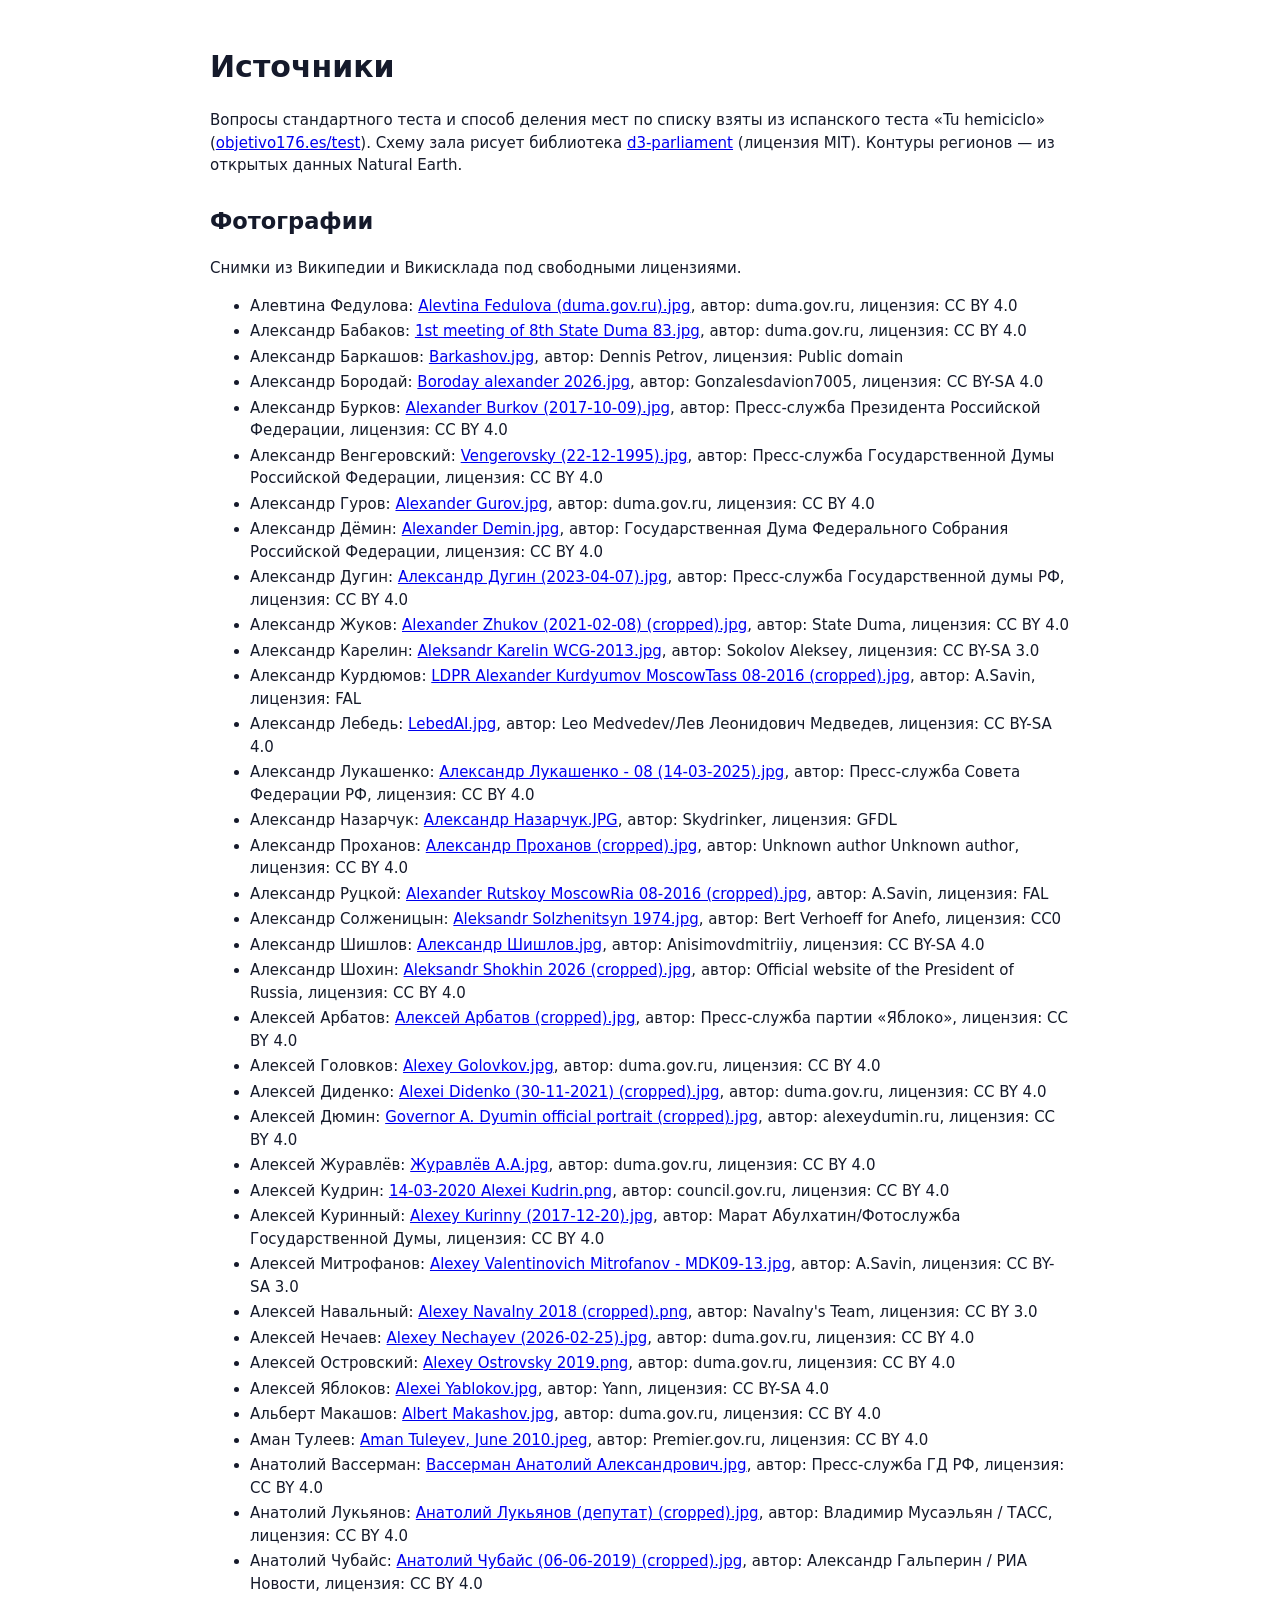
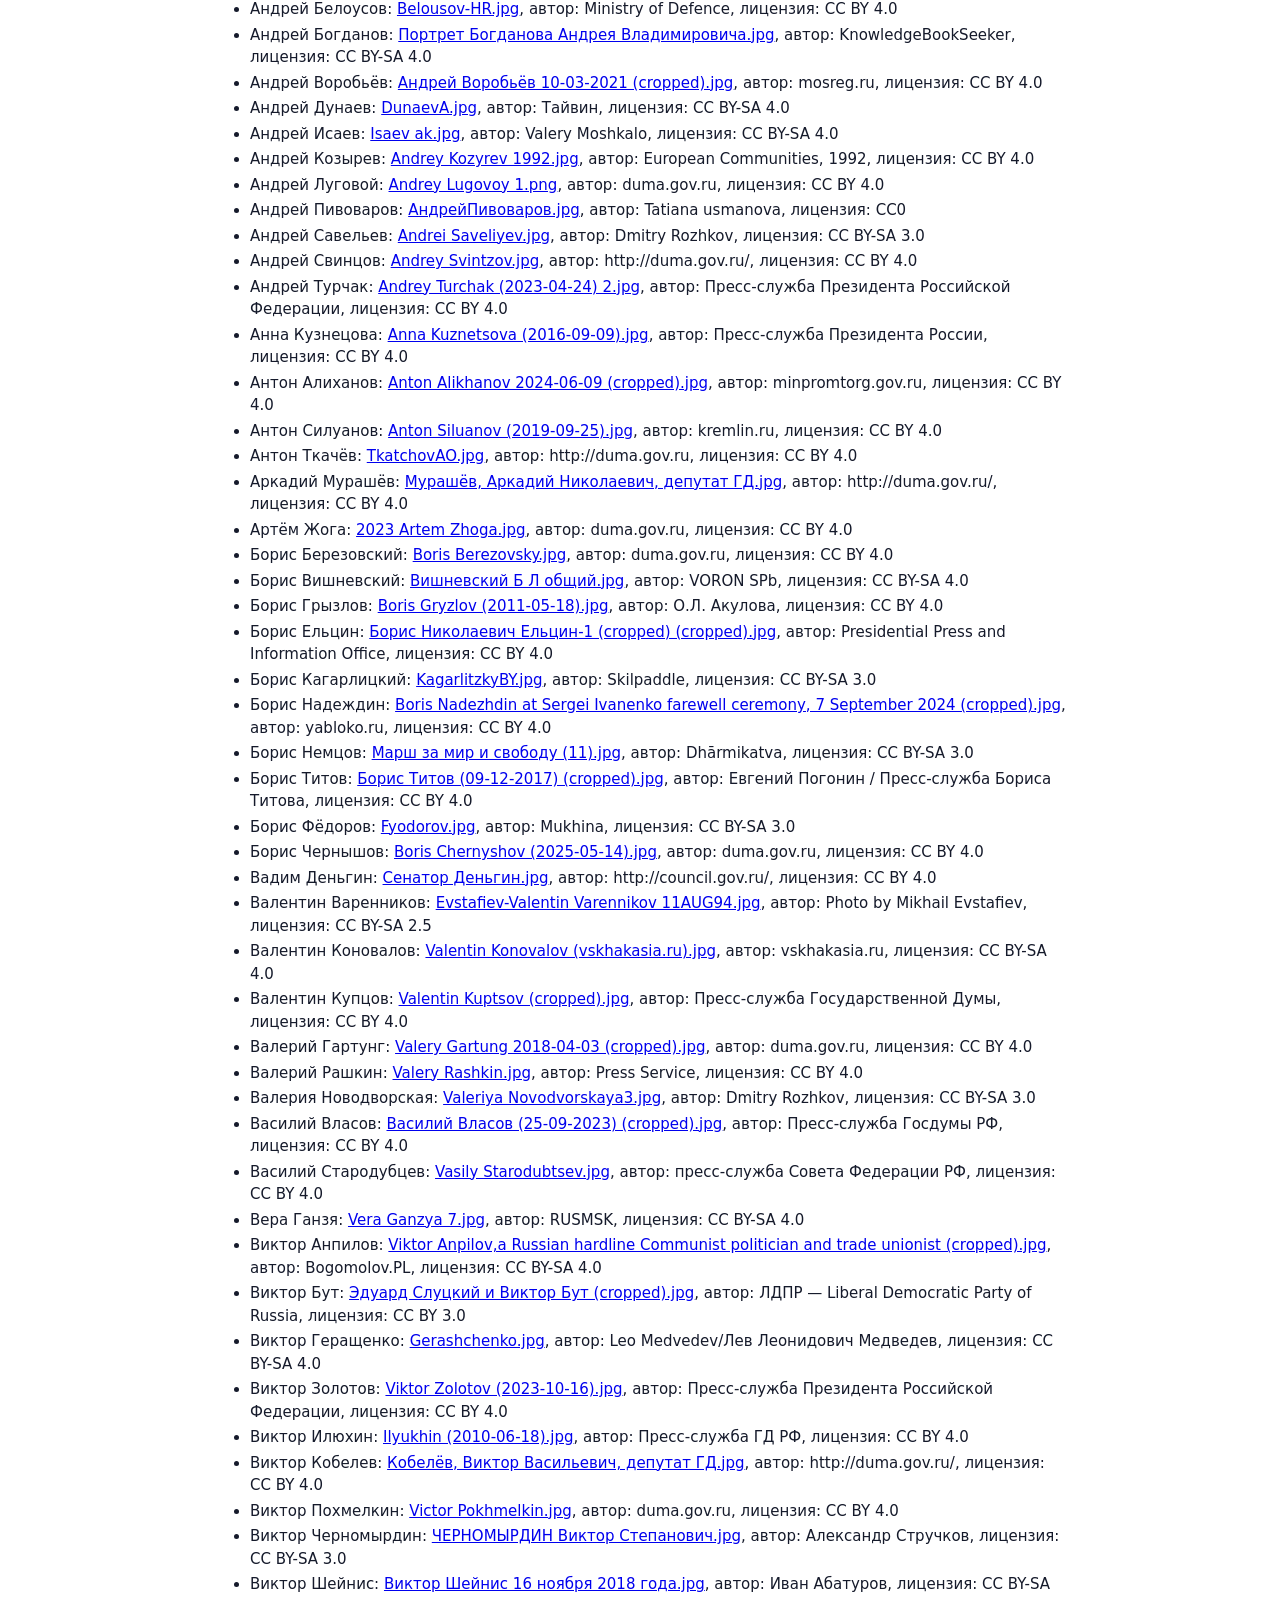
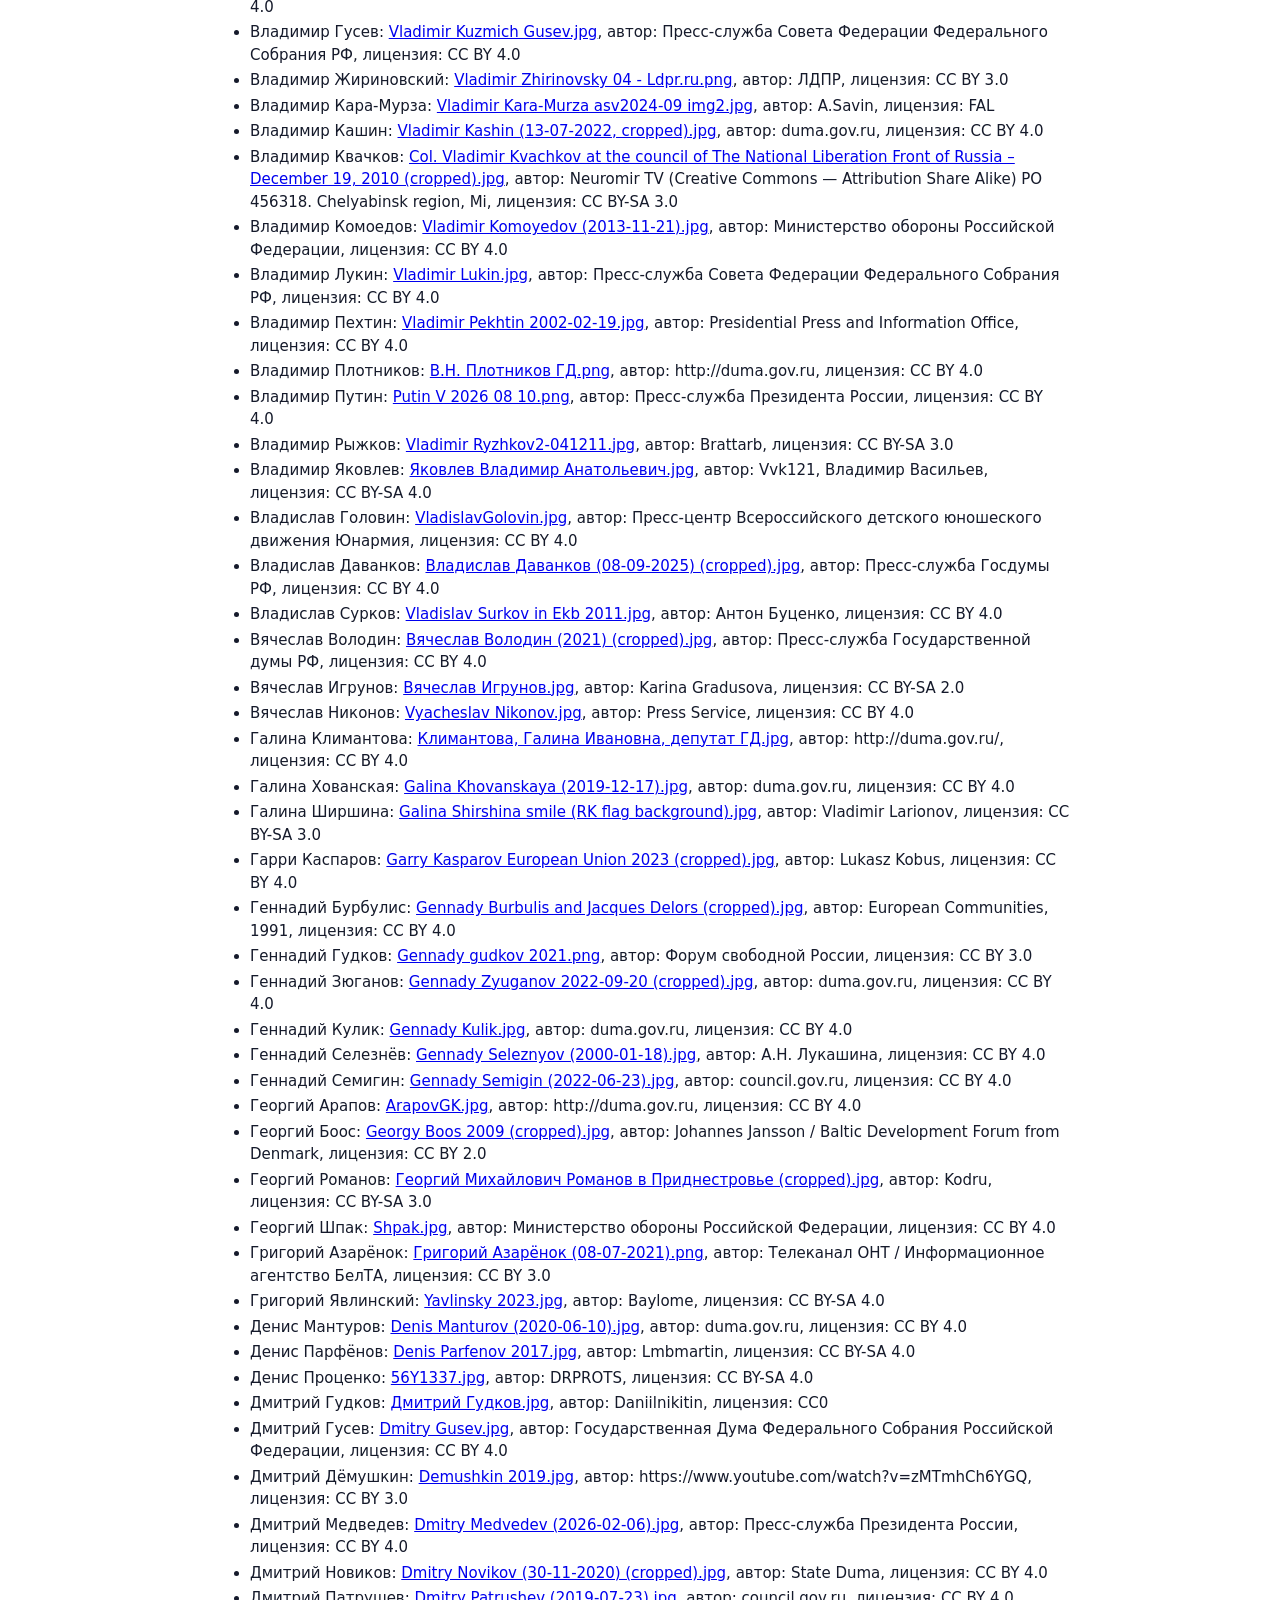
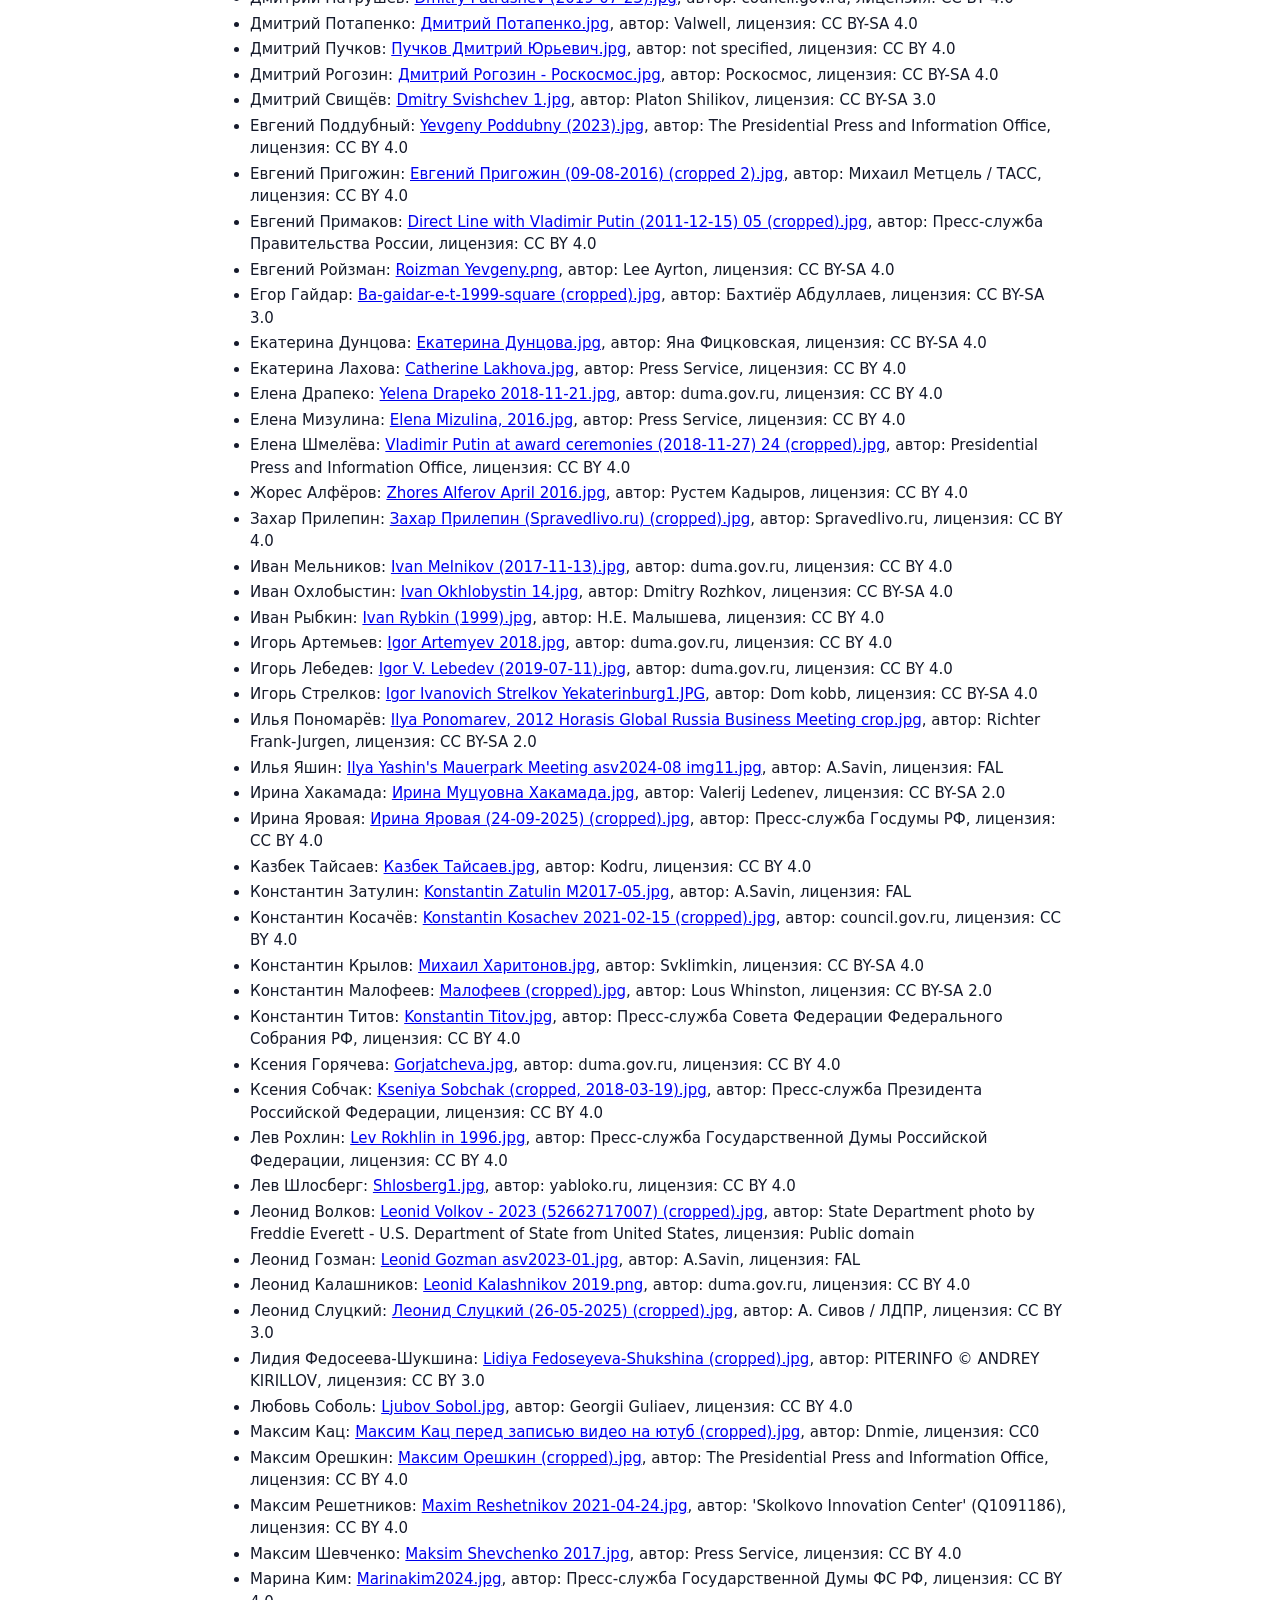
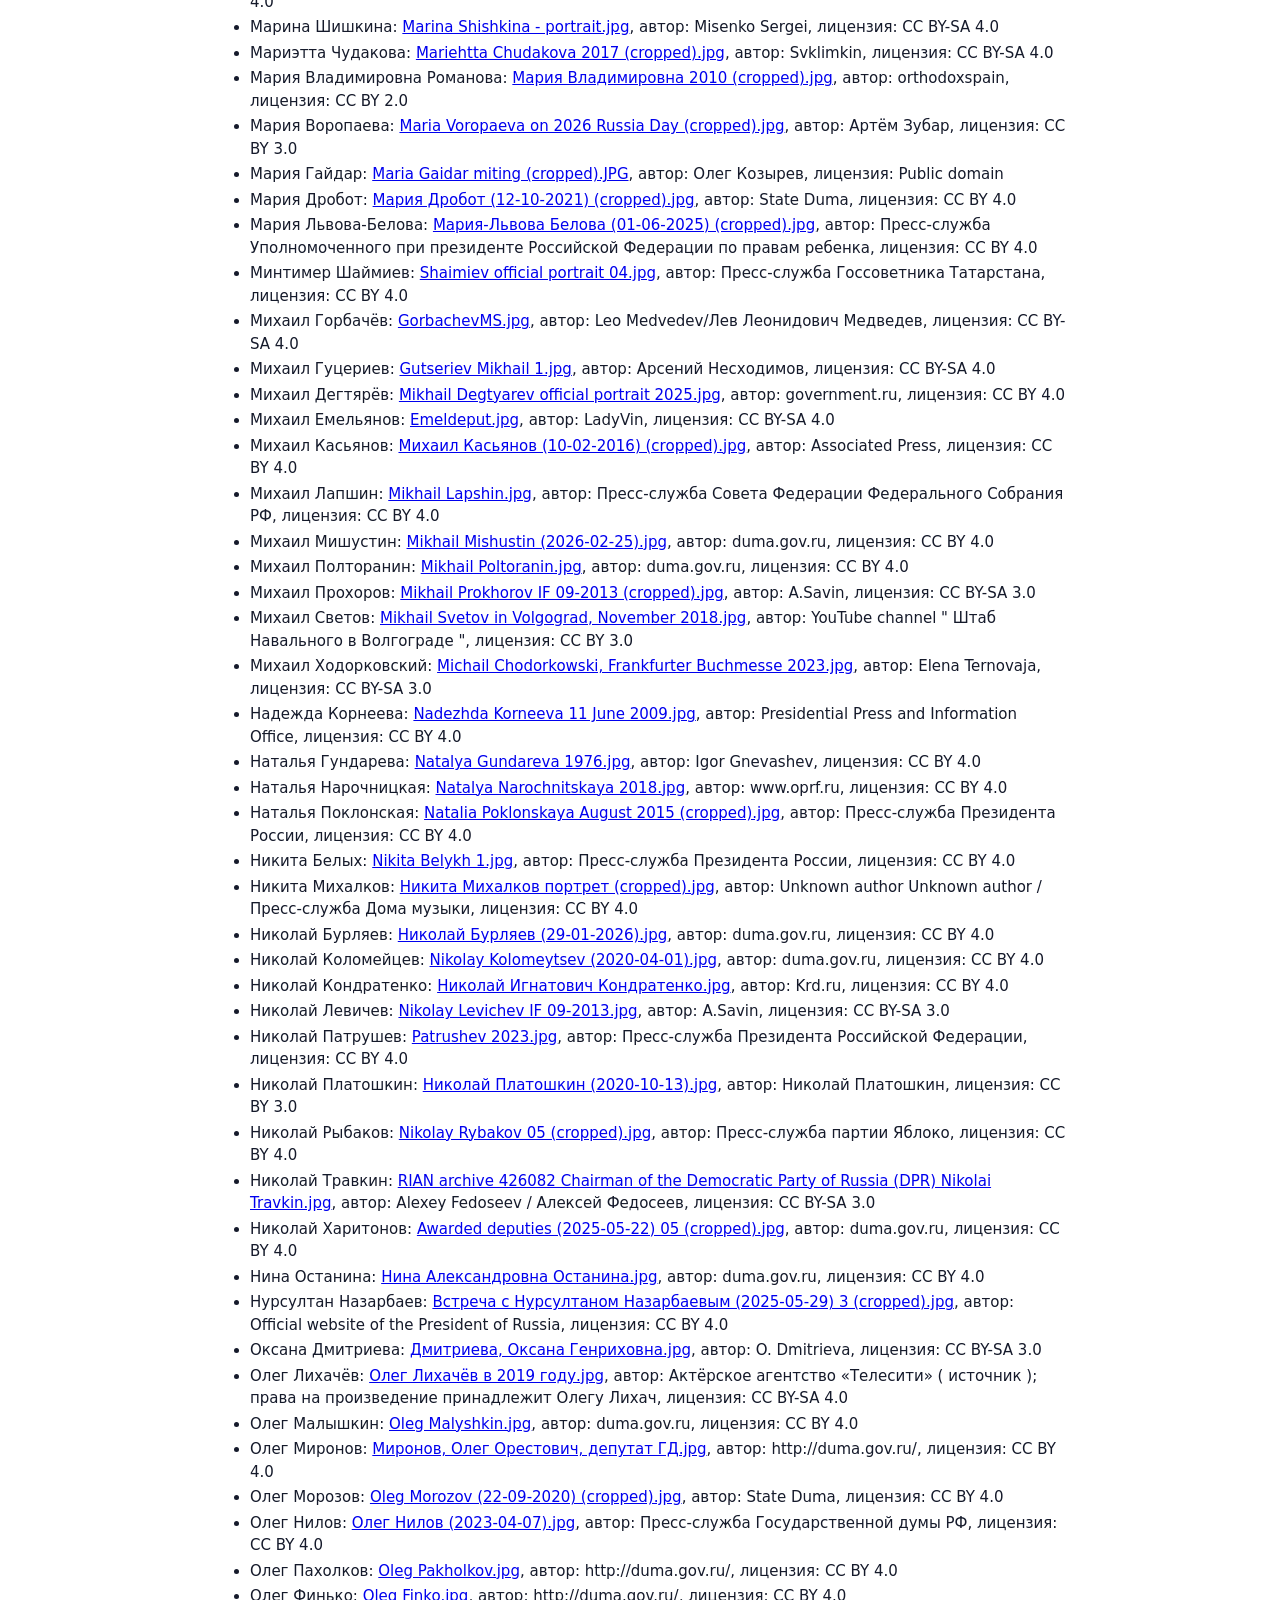
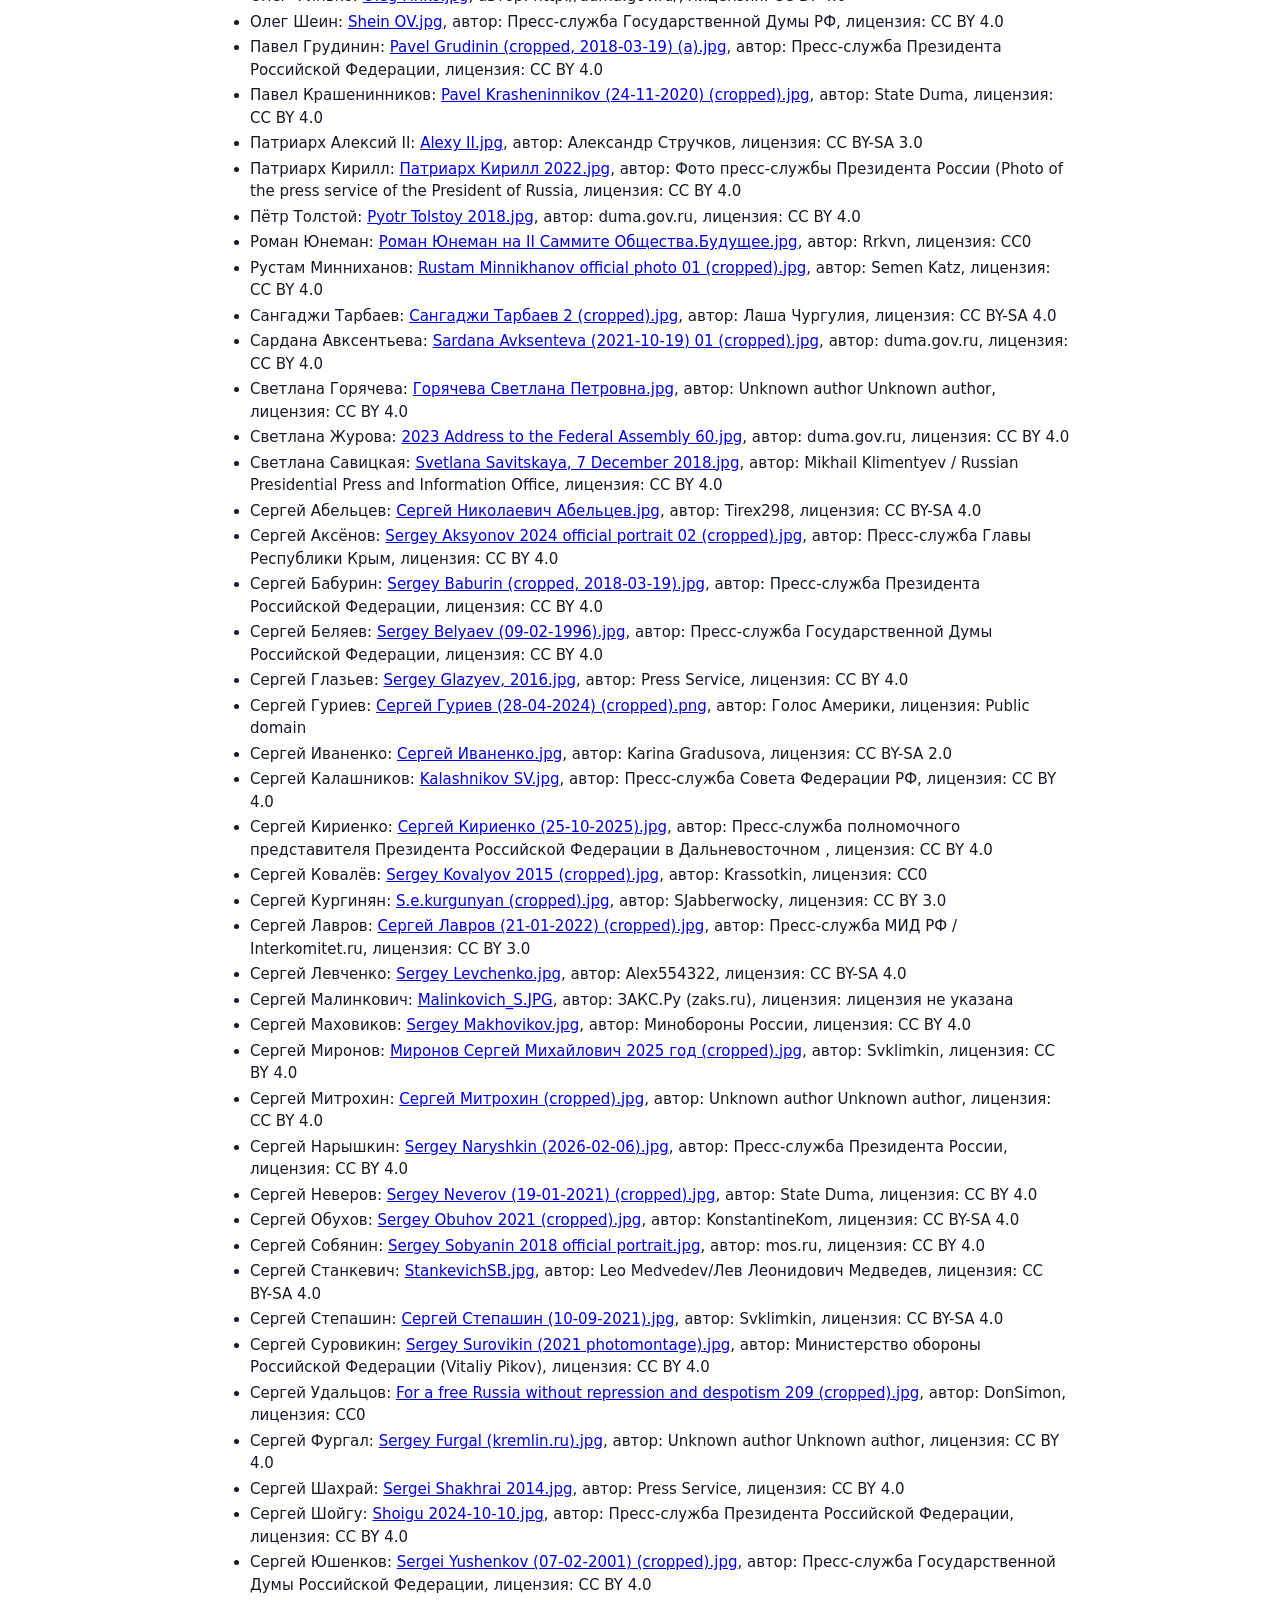
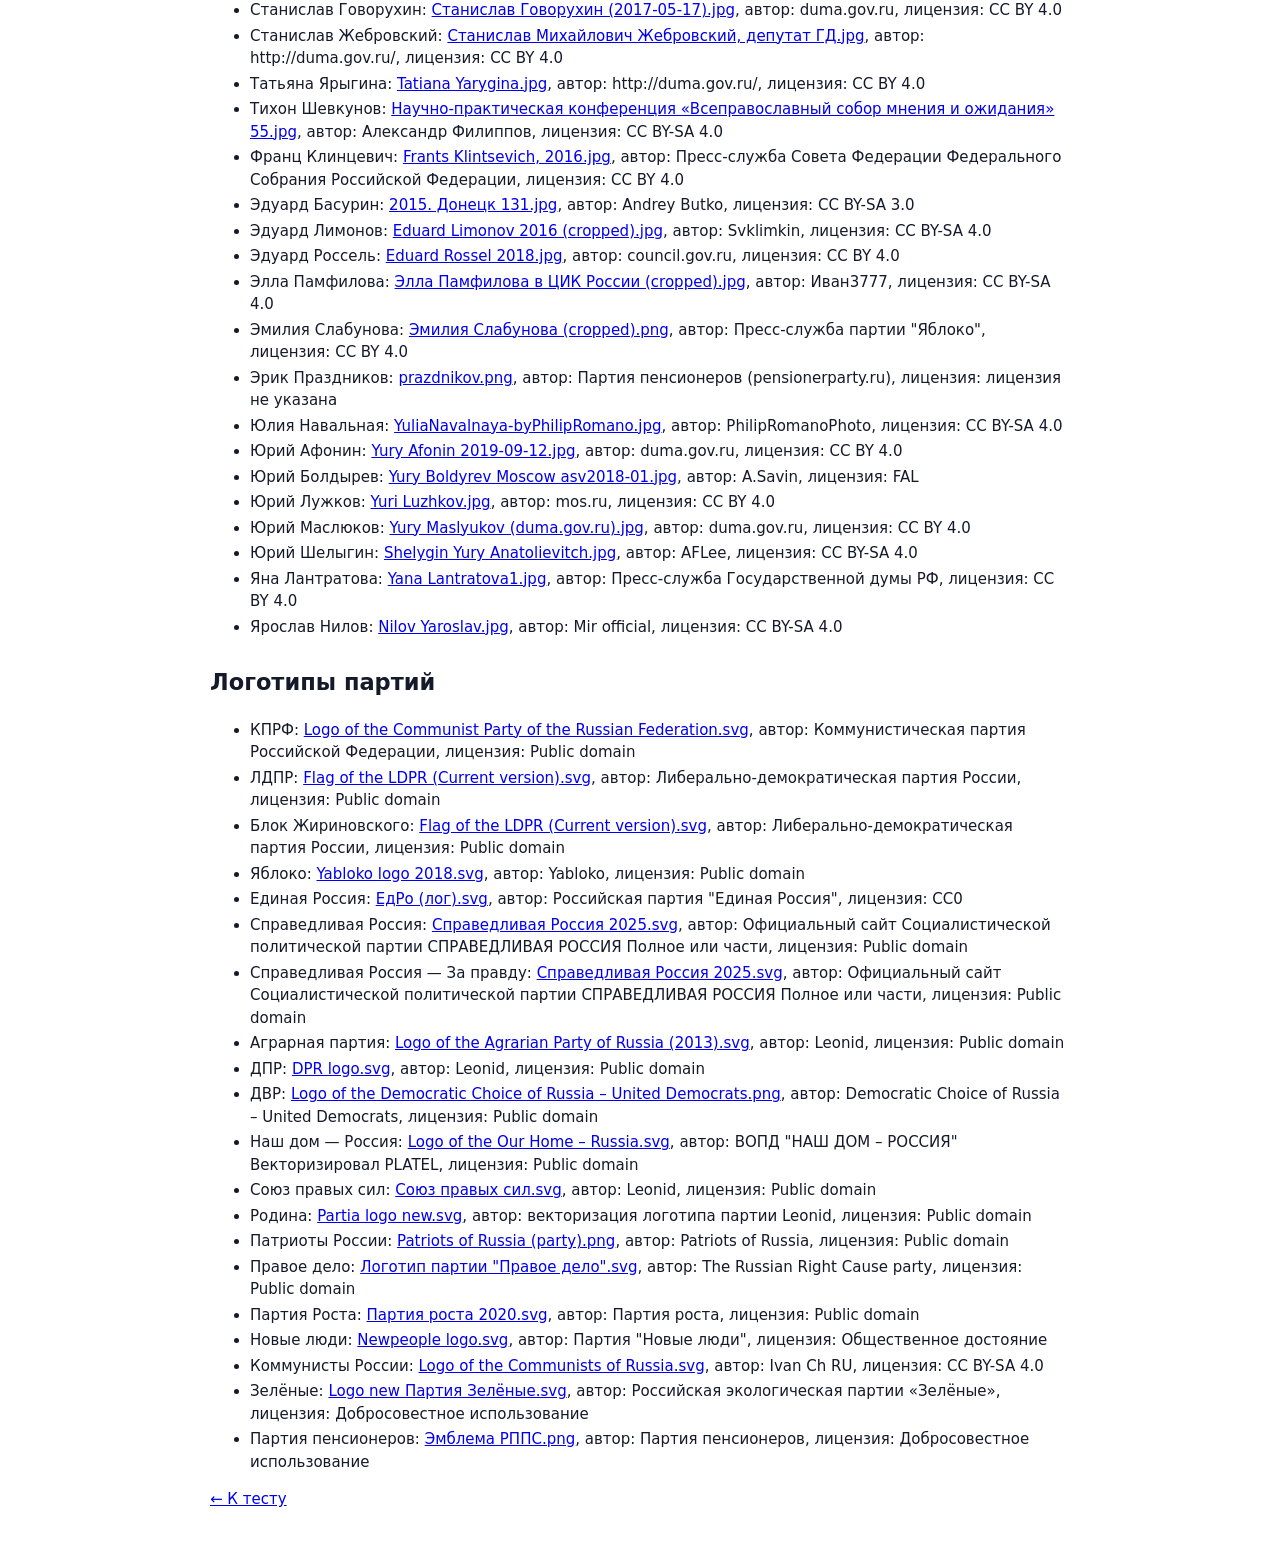
<file: ru/credits.html>
<!DOCTYPE html>
<html lang="ru">
<head>
<meta charset="UTF-8">
<meta name="viewport" content="width=device-width, initial-scale=1">
<title>Duma Simulator — источники</title>
<style>body{font:15px/1.5 system-ui,sans-serif;max-width:860px;margin:0 auto;padding:24px 20px;color:#151a2b;background:#fff}li{margin:3px 0;overflow-wrap:anywhere}h2{margin-top:28px}</style>
</head>
<body>
<h1>Источники</h1>
<p>Вопросы стандартного теста и способ деления мест по списку взяты из испанского теста «Tu hemiciclo» (<a href="https://objetivo176.es/test">objetivo176.es/test</a>). Схему зала рисует библиотека <a href="https://github.com/geoffreybr/d3-parliament">d3-parliament</a> (лицензия MIT). Контуры регионов — из открытых данных Natural Earth.</p>
<h2>Фотографии</h2>
<p>Снимки из Википедии и Викисклада под свободными лицензиями.</p>
<ul>
<li>Алевтина Федулова: <a href="https://commons.wikimedia.org/wiki/File:Alevtina_Fedulova_(duma.gov.ru).jpg">Alevtina Fedulova (duma.gov.ru).jpg</a>, автор: duma.gov.ru, лицензия: CC BY 4.0</li>
<li>Александр Бабаков: <a href="https://commons.wikimedia.org/wiki/File:1st_meeting_of_8th_State_Duma_83.jpg">1st meeting of 8th State Duma 83.jpg</a>, автор: duma.gov.ru, лицензия: CC BY 4.0</li>
<li>Александр Баркашов: <a href="https://commons.wikimedia.org/wiki/File:Barkashov.jpg">Barkashov.jpg</a>, автор: Dennis Petrov, лицензия: Public domain</li>
<li>Александр Бородай: <a href="https://commons.wikimedia.org/wiki/File:Boroday_alexander_2026.jpg">Boroday alexander 2026.jpg</a>, автор: Gonzalesdavion7005, лицензия: CC BY-SA 4.0</li>
<li>Александр Бурков: <a href="https://commons.wikimedia.org/wiki/File:Alexander_Burkov_(2017-10-09).jpg">Alexander Burkov (2017-10-09).jpg</a>, автор: Пресс-служба Президента Российской Федерации, лицензия: CC BY 4.0</li>
<li>Александр Венгеровский: <a href="https://commons.wikimedia.org/wiki/File:Vengerovsky_(22-12-1995).jpg">Vengerovsky (22-12-1995).jpg</a>, автор: Пресс-служба Государственной Думы Российской Федерации, лицензия: CC BY 4.0</li>
<li>Александр Гуров: <a href="https://commons.wikimedia.org/wiki/File:Alexander_Gurov.jpg">Alexander Gurov.jpg</a>, автор: duma.gov.ru, лицензия: CC BY 4.0</li>
<li>Александр Дёмин: <a href="https://commons.wikimedia.org/wiki/File:Alexander_Demin.jpg">Alexander Demin.jpg</a>, автор: Государственная Дума Федерального Собрания Российской Федерации, лицензия: CC BY 4.0</li>
<li>Александр Дугин: <a href="https://commons.wikimedia.org/wiki/File:%D0%90%D0%BB%D0%B5%D0%BA%D1%81%D0%B0%D0%BD%D0%B4%D1%80_%D0%94%D1%83%D0%B3%D0%B8%D0%BD_(2023-04-07).jpg">Александр Дугин (2023-04-07).jpg</a>, автор: Пресс-служба Государственной думы РФ, лицензия: CC BY 4.0</li>
<li>Александр Жуков: <a href="https://commons.wikimedia.org/wiki/File:Alexander_Zhukov_(2021-02-08)_(cropped).jpg">Alexander Zhukov (2021-02-08) (cropped).jpg</a>, автор: State Duma, лицензия: CC BY 4.0</li>
<li>Александр Карелин: <a href="https://commons.wikimedia.org/wiki/File:Aleksandr_Karelin_WCG-2013.jpg">Aleksandr Karelin WCG-2013.jpg</a>, автор: Sokolov Aleksey, лицензия: CC BY-SA 3.0</li>
<li>Александр Курдюмов: <a href="https://commons.wikimedia.org/wiki/File:LDPR_Alexander_Kurdyumov_MoscowTass_08-2016_(cropped).jpg">LDPR Alexander Kurdyumov MoscowTass 08-2016 (cropped).jpg</a>, автор: A.Savin, лицензия: FAL</li>
<li>Александр Лебедь: <a href="https://commons.wikimedia.org/wiki/File:LebedAI.jpg">LebedAI.jpg</a>, автор: Leo Medvedev/Лев Леонидович Медведев, лицензия: CC BY-SA 4.0</li>
<li>Александр Лукашенко: <a href="https://commons.wikimedia.org/wiki/File:%D0%90%D0%BB%D0%B5%D0%BA%D1%81%D0%B0%D0%BD%D0%B4%D1%80_%D0%9B%D1%83%D0%BA%D0%B0%D1%88%D0%B5%D0%BD%D0%BA%D0%BE_-_08_(14-03-2025).jpg">Александр Лукашенко - 08 (14-03-2025).jpg</a>, автор: Пресс-служба Совета Федерации РФ, лицензия: CC BY 4.0</li>
<li>Александр Назарчук: <a href="https://commons.wikimedia.org/wiki/File:%D0%90%D0%BB%D0%B5%D0%BA%D1%81%D0%B0%D0%BD%D0%B4%D1%80_%D0%9D%D0%B0%D0%B7%D0%B0%D1%80%D1%87%D1%83%D0%BA.JPG">Александр Назарчук.JPG</a>, автор: Skydrinker, лицензия: GFDL</li>
<li>Александр Проханов: <a href="https://commons.wikimedia.org/wiki/File:%D0%90%D0%BB%D0%B5%D0%BA%D1%81%D0%B0%D0%BD%D0%B4%D1%80_%D0%9F%D1%80%D0%BE%D1%85%D0%B0%D0%BD%D0%BE%D0%B2_(cropped).jpg">Александр Проханов (cropped).jpg</a>, автор: Unknown author Unknown author, лицензия: CC BY 4.0</li>
<li>Александр Руцкой: <a href="https://commons.wikimedia.org/wiki/File:Alexander_Rutskoy_MoscowRia_08-2016_(cropped).jpg">Alexander Rutskoy MoscowRia 08-2016 (cropped).jpg</a>, автор: A.Savin, лицензия: FAL</li>
<li>Александр Солженицын: <a href="https://commons.wikimedia.org/wiki/File:Aleksandr_Solzhenitsyn_1974.jpg">Aleksandr Solzhenitsyn 1974.jpg</a>, автор: Bert Verhoeff for Anefo, лицензия: CC0</li>
<li>Александр Шишлов: <a href="https://commons.wikimedia.org/wiki/File:%D0%90%D0%BB%D0%B5%D0%BA%D1%81%D0%B0%D0%BD%D0%B4%D1%80_%D0%A8%D0%B8%D1%88%D0%BB%D0%BE%D0%B2.jpg">Александр Шишлов.jpg</a>, автор: Anisimovdmitriiy, лицензия: CC BY-SA 4.0</li>
<li>Александр Шохин: <a href="https://commons.wikimedia.org/wiki/File:Aleksandr_Shokhin_2026_(cropped).jpg">Aleksandr Shokhin 2026 (cropped).jpg</a>, автор: Official website of the President of Russia, лицензия: CC BY 4.0</li>
<li>Алексей Арбатов: <a href="https://commons.wikimedia.org/wiki/File:%D0%90%D0%BB%D0%B5%D0%BA%D1%81%D0%B5%D0%B9_%D0%90%D1%80%D0%B1%D0%B0%D1%82%D0%BE%D0%B2_(cropped).jpg">Алексей Арбатов (cropped).jpg</a>, автор: Пресс-служба партии «Яблоко», лицензия: CC BY 4.0</li>
<li>Алексей Головков: <a href="https://commons.wikimedia.org/wiki/File:Alexey_Golovkov.jpg">Alexey Golovkov.jpg</a>, автор: duma.gov.ru, лицензия: CC BY 4.0</li>
<li>Алексей Диденко: <a href="https://commons.wikimedia.org/wiki/File:Alexei_Didenko_(30-11-2021)_(cropped).jpg">Alexei Didenko (30-11-2021) (cropped).jpg</a>, автор: duma.gov.ru, лицензия: CC BY 4.0</li>
<li>Алексей Дюмин: <a href="https://commons.wikimedia.org/wiki/File:Governor_A._Dyumin_official_portrait_(cropped).jpg">Governor A. Dyumin official portrait (cropped).jpg</a>, автор: alexeydumin.ru, лицензия: CC BY 4.0</li>
<li>Алексей Журавлёв: <a href="https://commons.wikimedia.org/wiki/File:%D0%96%D1%83%D1%80%D0%B0%D0%B2%D0%BB%D1%91%D0%B2_%D0%90.%D0%90.jpg">Журавлёв А.А.jpg</a>, автор: duma.gov.ru, лицензия: CC BY 4.0</li>
<li>Алексей Кудрин: <a href="https://commons.wikimedia.org/wiki/File:14-03-2020_Alexei_Kudrin.png">14-03-2020 Alexei Kudrin.png</a>, автор: council.gov.ru, лицензия: CC BY 4.0</li>
<li>Алексей Куринный: <a href="https://commons.wikimedia.org/wiki/File:Alexey_Kurinny_(2017-12-20).jpg">Alexey Kurinny (2017-12-20).jpg</a>, автор: Марат Абулхатин/Фотослужба Государственной Думы, лицензия: CC BY 4.0</li>
<li>Алексей Митрофанов: <a href="https://commons.wikimedia.org/wiki/File:Alexey_Valentinovich_Mitrofanov_-_MDK09-13.jpg">Alexey Valentinovich Mitrofanov - MDK09-13.jpg</a>, автор: A.Savin, лицензия: CC BY-SA 3.0</li>
<li>Алексей Навальный: <a href="https://commons.wikimedia.org/wiki/File:Alexey_Navalny_2018_(cropped).png">Alexey Navalny 2018 (cropped).png</a>, автор: Navalny's Team, лицензия: CC BY 3.0</li>
<li>Алексей Нечаев: <a href="https://commons.wikimedia.org/wiki/File:Alexey_Nechayev_(2026-02-25).jpg">Alexey Nechayev (2026-02-25).jpg</a>, автор: duma.gov.ru, лицензия: CC BY 4.0</li>
<li>Алексей Островский: <a href="https://commons.wikimedia.org/wiki/File:Alexey_Ostrovsky_2019.png">Alexey Ostrovsky 2019.png</a>, автор: duma.gov.ru, лицензия: CC BY 4.0</li>
<li>Алексей Яблоков: <a href="https://commons.wikimedia.org/wiki/File:Alexei_Yablokov.jpg">Alexei Yablokov.jpg</a>, автор: Yann, лицензия: CC BY-SA 4.0</li>
<li>Альберт Макашов: <a href="https://commons.wikimedia.org/wiki/File:Albert_Makashov.jpg">Albert Makashov.jpg</a>, автор: duma.gov.ru, лицензия: CC BY 4.0</li>
<li>Аман Тулеев: <a href="https://commons.wikimedia.org/wiki/File:Aman_Tuleyev%2C_June_2010.jpeg">Aman Tuleyev, June 2010.jpeg</a>, автор: Premier.gov.ru, лицензия: CC BY 4.0</li>
<li>Анатолий Вассерман: <a href="https://commons.wikimedia.org/wiki/File:%D0%92%D0%B0%D1%81%D1%81%D0%B5%D1%80%D0%BC%D0%B0%D0%BD_%D0%90%D0%BD%D0%B0%D1%82%D0%BE%D0%BB%D0%B8%D0%B9_%D0%90%D0%BB%D0%B5%D0%BA%D1%81%D0%B0%D0%BD%D0%B4%D1%80%D0%BE%D0%B2%D0%B8%D1%87.jpg">Вассерман Анатолий Александрович.jpg</a>, автор: Пресс-служба ГД РФ, лицензия: CC BY 4.0</li>
<li>Анатолий Лукьянов: <a href="https://commons.wikimedia.org/wiki/File:%D0%90%D0%BD%D0%B0%D1%82%D0%BE%D0%BB%D0%B8%D0%B9_%D0%9B%D1%83%D0%BA%D1%8C%D1%8F%D0%BD%D0%BE%D0%B2_(%D0%B4%D0%B5%D0%BF%D1%83%D1%82%D0%B0%D1%82)_(cropped).jpg">Анатолий Лукьянов (депутат) (cropped).jpg</a>, автор: Владимир Мусаэльян / ТАСС, лицензия: CC BY 4.0</li>
<li>Анатолий Чубайс: <a href="https://commons.wikimedia.org/wiki/File:%D0%90%D0%BD%D0%B0%D1%82%D0%BE%D0%BB%D0%B8%D0%B9_%D0%A7%D1%83%D0%B1%D0%B0%D0%B9%D1%81_(06-06-2019)_(cropped).jpg">Анатолий Чубайс (06-06-2019) (cropped).jpg</a>, автор: Александр Гальперин / РИА Новости, лицензия: CC BY 4.0</li>
<li>Андрей Белоусов: <a href="https://commons.wikimedia.org/wiki/File:Belousov-HR.jpg">Belousov-HR.jpg</a>, автор: Ministry of Defence, лицензия: CC BY 4.0</li>
<li>Андрей Богданов: <a href="https://commons.wikimedia.org/wiki/File:%D0%9F%D0%BE%D1%80%D1%82%D1%80%D0%B5%D1%82_%D0%91%D0%BE%D0%B3%D0%B4%D0%B0%D0%BD%D0%BE%D0%B2%D0%B0_%D0%90%D0%BD%D0%B4%D1%80%D0%B5%D1%8F_%D0%92%D0%BB%D0%B0%D0%B4%D0%B8%D0%BC%D0%B8%D1%80%D0%BE%D0%B2%D0%B8%D1%87%D0%B0.jpg">Портрет Богданова Андрея Владимировича.jpg</a>, автор: KnowledgeBookSeeker, лицензия: CC BY-SA 4.0</li>
<li>Андрей Воробьёв: <a href="https://commons.wikimedia.org/wiki/File:%D0%90%D0%BD%D0%B4%D1%80%D0%B5%D0%B9_%D0%92%D0%BE%D1%80%D0%BE%D0%B1%D1%8C%D1%91%D0%B2_10-03-2021_(cropped).jpg">Андрей Воробьёв 10-03-2021 (cropped).jpg</a>, автор: mosreg.ru, лицензия: CC BY 4.0</li>
<li>Андрей Дунаев: <a href="https://commons.wikimedia.org/wiki/File:DunaevA.jpg">DunaevA.jpg</a>, автор: Тайвин, лицензия: CC BY-SA 4.0</li>
<li>Андрей Исаев: <a href="https://commons.wikimedia.org/wiki/File:Isaev_ak.jpg">Isaev ak.jpg</a>, автор: Valery Moshkalo, лицензия: CC BY-SA 4.0</li>
<li>Андрей Козырев: <a href="https://commons.wikimedia.org/wiki/File:Andrey_Kozyrev_1992.jpg">Andrey Kozyrev 1992.jpg</a>, автор: European Communities, 1992, лицензия: CC BY 4.0</li>
<li>Андрей Луговой: <a href="https://commons.wikimedia.org/wiki/File:Andrey_Lugovoy_1.png">Andrey Lugovoy 1.png</a>, автор: duma.gov.ru, лицензия: CC BY 4.0</li>
<li>Андрей Пивоваров: <a href="https://commons.wikimedia.org/wiki/File:%D0%90%D0%BD%D0%B4%D1%80%D0%B5%D0%B9%D0%9F%D0%B8%D0%B2%D0%BE%D0%B2%D0%B0%D1%80%D0%BE%D0%B2.jpg">АндрейПивоваров.jpg</a>, автор: Tatiana usmanova, лицензия: CC0</li>
<li>Андрей Савельев: <a href="https://commons.wikimedia.org/wiki/File:Andrei_Saveliyev.jpg">Andrei Saveliyev.jpg</a>, автор: Dmitry Rozhkov, лицензия: CC BY-SA 3.0</li>
<li>Андрей Свинцов: <a href="https://commons.wikimedia.org/wiki/File:Andrey_Svintzov.jpg">Andrey Svintzov.jpg</a>, автор: http://duma.gov.ru/, лицензия: CC BY 4.0</li>
<li>Андрей Турчак: <a href="https://commons.wikimedia.org/wiki/File:Andrey_Turchak_(2023-04-24)_2.jpg">Andrey Turchak (2023-04-24) 2.jpg</a>, автор: Пресс-служба Президента Российской Федерации, лицензия: CC BY 4.0</li>
<li>Анна Кузнецова: <a href="https://commons.wikimedia.org/wiki/File:Anna_Kuznetsova_(2016-09-09).jpg">Anna Kuznetsova (2016-09-09).jpg</a>, автор: Пресс-служба Президента России, лицензия: CC BY 4.0</li>
<li>Антон Алиханов: <a href="https://commons.wikimedia.org/wiki/File:Anton_Alikhanov_2024-06-09_(cropped).jpg">Anton Alikhanov 2024-06-09 (cropped).jpg</a>, автор: minpromtorg.gov.ru, лицензия: CC BY 4.0</li>
<li>Антон Силуанов: <a href="https://commons.wikimedia.org/wiki/File:Anton_Siluanov_(2019-09-25).jpg">Anton Siluanov (2019-09-25).jpg</a>, автор: kremlin.ru, лицензия: CC BY 4.0</li>
<li>Антон Ткачёв: <a href="https://commons.wikimedia.org/wiki/File:TkatchovAO.jpg">TkatchovAO.jpg</a>, автор: http://duma.gov.ru, лицензия: CC BY 4.0</li>
<li>Аркадий Мурашёв: <a href="https://commons.wikimedia.org/wiki/File:%D0%9C%D1%83%D1%80%D0%B0%D1%88%D1%91%D0%B2%2C_%D0%90%D1%80%D0%BA%D0%B0%D0%B4%D0%B8%D0%B9_%D0%9D%D0%B8%D0%BA%D0%BE%D0%BB%D0%B0%D0%B5%D0%B2%D0%B8%D1%87%2C_%D0%B4%D0%B5%D0%BF%D1%83%D1%82%D0%B0%D1%82_%D0%93%D0%94.jpg">Мурашёв, Аркадий Николаевич, депутат ГД.jpg</a>, автор: http://duma.gov.ru/, лицензия: CC BY 4.0</li>
<li>Артём Жога: <a href="https://commons.wikimedia.org/wiki/File:2023_Artem_Zhoga.jpg">2023 Artem Zhoga.jpg</a>, автор: duma.gov.ru, лицензия: CC BY 4.0</li>
<li>Борис Березовский: <a href="https://commons.wikimedia.org/wiki/File:Boris_Berezovsky.jpg">Boris Berezovsky.jpg</a>, автор: duma.gov.ru, лицензия: CC BY 4.0</li>
<li>Борис Вишневский: <a href="https://commons.wikimedia.org/wiki/File:%D0%92%D0%B8%D1%88%D0%BD%D0%B5%D0%B2%D1%81%D0%BA%D0%B8%D0%B9_%D0%91_%D0%9B_%D0%BE%D0%B1%D1%89%D0%B8%D0%B9.jpg">Вишневский Б Л общий.jpg</a>, автор: VORON SPb, лицензия: CC BY-SA 4.0</li>
<li>Борис Грызлов: <a href="https://commons.wikimedia.org/wiki/File:Boris_Gryzlov_(2011-05-18).jpg">Boris Gryzlov (2011-05-18).jpg</a>, автор: О.Л. Акулова, лицензия: CC BY 4.0</li>
<li>Борис Ельцин: <a href="https://commons.wikimedia.org/wiki/File:%D0%91%D0%BE%D1%80%D0%B8%D1%81_%D0%9D%D0%B8%D0%BA%D0%BE%D0%BB%D0%B0%D0%B5%D0%B2%D0%B8%D1%87_%D0%95%D0%BB%D1%8C%D1%86%D0%B8%D0%BD-1_(cropped)_(cropped).jpg">Борис Николаевич Ельцин-1 (cropped) (cropped).jpg</a>, автор: Presidential Press and Information Office, лицензия: CC BY 4.0</li>
<li>Борис Кагарлицкий: <a href="https://commons.wikimedia.org/wiki/File:KagarlitzkyBY.jpg">KagarlitzkyBY.jpg</a>, автор: Skilpaddle, лицензия: CC BY-SA 3.0</li>
<li>Борис Надеждин: <a href="https://commons.wikimedia.org/wiki/File:Boris_Nadezhdin_at_Sergei_Ivanenko_farewell_ceremony%2C_7_September_2024_(cropped).jpg">Boris Nadezhdin at Sergei Ivanenko farewell ceremony, 7 September 2024 (cropped).jpg</a>, автор: yabloko.ru, лицензия: CC BY 4.0</li>
<li>Борис Немцов: <a href="https://commons.wikimedia.org/wiki/File:%D0%9C%D0%B0%D1%80%D1%88_%D0%B7%D0%B0_%D0%BC%D0%B8%D1%80_%D0%B8_%D1%81%D0%B2%D0%BE%D0%B1%D0%BE%D0%B4%D1%83_(11).jpg">Марш за мир и свободу (11).jpg</a>, автор: Dhārmikatva, лицензия: CC BY-SA 3.0</li>
<li>Борис Титов: <a href="https://commons.wikimedia.org/wiki/File:%D0%91%D0%BE%D1%80%D0%B8%D1%81_%D0%A2%D0%B8%D1%82%D0%BE%D0%B2_(09-12-2017)_(cropped).jpg">Борис Титов (09-12-2017) (cropped).jpg</a>, автор: Евгений Погонин / Пресс-служба Бориса Титова, лицензия: CC BY 4.0</li>
<li>Борис Фёдоров: <a href="https://commons.wikimedia.org/wiki/File:Fyodorov.jpg">Fyodorov.jpg</a>, автор: Mukhina, лицензия: CC BY-SA 3.0</li>
<li>Борис Чернышов: <a href="https://commons.wikimedia.org/wiki/File:Boris_Chernyshov_(2025-05-14).jpg">Boris Chernyshov (2025-05-14).jpg</a>, автор: duma.gov.ru, лицензия: CC BY 4.0</li>
<li>Вадим Деньгин: <a href="https://commons.wikimedia.org/wiki/File:%D0%A1%D0%B5%D0%BD%D0%B0%D1%82%D0%BE%D1%80_%D0%94%D0%B5%D0%BD%D1%8C%D0%B3%D0%B8%D0%BD.jpg">Сенатор Деньгин.jpg</a>, автор: http://council.gov.ru/, лицензия: CC BY 4.0</li>
<li>Валентин Варенников: <a href="https://commons.wikimedia.org/wiki/File:Evstafiev-Valentin_Varennikov_11AUG94.jpg">Evstafiev-Valentin Varennikov 11AUG94.jpg</a>, автор: Photo by Mikhail Evstafiev, лицензия: CC BY-SA 2.5</li>
<li>Валентин Коновалов: <a href="https://commons.wikimedia.org/wiki/File:Valentin_Konovalov_(vskhakasia.ru).jpg">Valentin Konovalov (vskhakasia.ru).jpg</a>, автор: vskhakasia.ru, лицензия: CC BY-SA 4.0</li>
<li>Валентин Купцов: <a href="https://commons.wikimedia.org/wiki/File:Valentin_Kuptsov_(cropped).jpg">Valentin Kuptsov (cropped).jpg</a>, автор: Пресс-служба Государственной Думы, лицензия: CC BY 4.0</li>
<li>Валерий Гартунг: <a href="https://commons.wikimedia.org/wiki/File:Valery_Gartung_2018-04-03_(cropped).jpg">Valery Gartung 2018-04-03 (cropped).jpg</a>, автор: duma.gov.ru, лицензия: CC BY 4.0</li>
<li>Валерий Рашкин: <a href="https://commons.wikimedia.org/wiki/File:Valery_Rashkin.jpg">Valery Rashkin.jpg</a>, автор: Press Service, лицензия: CC BY 4.0</li>
<li>Валерия Новодворская: <a href="https://commons.wikimedia.org/wiki/File:Valeriya_Novodvorskaya3.jpg">Valeriya Novodvorskaya3.jpg</a>, автор: Dmitry Rozhkov, лицензия: CC BY-SA 3.0</li>
<li>Василий Власов: <a href="https://commons.wikimedia.org/wiki/File:%D0%92%D0%B0%D1%81%D0%B8%D0%BB%D0%B8%D0%B9_%D0%92%D0%BB%D0%B0%D1%81%D0%BE%D0%B2_(25-09-2023)_(cropped).jpg">Василий Власов (25-09-2023) (cropped).jpg</a>, автор: Пресс-служба Госдумы РФ, лицензия: CC BY 4.0</li>
<li>Василий Стародубцев: <a href="https://commons.wikimedia.org/wiki/File:Vasily_Starodubtsev.jpg">Vasily Starodubtsev.jpg</a>, автор: пресс-служба Совета Федерации РФ, лицензия: CC BY 4.0</li>
<li>Вера Ганзя: <a href="https://commons.wikimedia.org/wiki/File:Vera_Ganzya_7.jpg">Vera Ganzya 7.jpg</a>, автор: RUSMSK, лицензия: CC BY-SA 4.0</li>
<li>Виктор Анпилов: <a href="https://commons.wikimedia.org/wiki/File:Viktor_Anpilov%2Ca_Russian_hardline_Communist_politician_and_trade_unionist_(cropped).jpg">Viktor Anpilov,a Russian hardline Communist politician and trade unionist (cropped).jpg</a>, автор: Bogomolov.PL, лицензия: CC BY-SA 4.0</li>
<li>Виктор Бут: <a href="https://commons.wikimedia.org/wiki/File:%D0%AD%D0%B4%D1%83%D0%B0%D1%80%D0%B4_%D0%A1%D0%BB%D1%83%D1%86%D0%BA%D0%B8%D0%B9_%D0%B8_%D0%92%D0%B8%D0%BA%D1%82%D0%BE%D1%80_%D0%91%D1%83%D1%82_(cropped).jpg">Эдуард Слуцкий и Виктор Бут (cropped).jpg</a>, автор: ЛДПР — Liberal Democratic Party of Russia, лицензия: CC BY 3.0</li>
<li>Виктор Геращенко: <a href="https://commons.wikimedia.org/wiki/File:Gerashchenko.jpg">Gerashchenko.jpg</a>, автор: Leo Medvedev/Лев Леонидович Медведев, лицензия: CC BY-SA 4.0</li>
<li>Виктор Золотов: <a href="https://commons.wikimedia.org/wiki/File:Viktor_Zolotov_(2023-10-16).jpg">Viktor Zolotov (2023-10-16).jpg</a>, автор: Пресс-служба Президента Российской Федерации, лицензия: CC BY 4.0</li>
<li>Виктор Илюхин: <a href="https://commons.wikimedia.org/wiki/File:Ilyukhin_(2010-06-18).jpg">Ilyukhin (2010-06-18).jpg</a>, автор: Пресс-служба ГД РФ, лицензия: CC BY 4.0</li>
<li>Виктор Кобелев: <a href="https://commons.wikimedia.org/wiki/File:%D0%9A%D0%BE%D0%B1%D0%B5%D0%BB%D1%91%D0%B2%2C_%D0%92%D0%B8%D0%BA%D1%82%D0%BE%D1%80_%D0%92%D0%B0%D1%81%D0%B8%D0%BB%D1%8C%D0%B5%D0%B2%D0%B8%D1%87%2C_%D0%B4%D0%B5%D0%BF%D1%83%D1%82%D0%B0%D1%82_%D0%93%D0%94.jpg">Кобелёв, Виктор Васильевич, депутат ГД.jpg</a>, автор: http://duma.gov.ru/, лицензия: CC BY 4.0</li>
<li>Виктор Похмелкин: <a href="https://commons.wikimedia.org/wiki/File:Victor_Pokhmelkin.jpg">Victor Pokhmelkin.jpg</a>, автор: duma.gov.ru, лицензия: CC BY 4.0</li>
<li>Виктор Черномырдин: <a href="https://commons.wikimedia.org/wiki/File:%D0%A7%D0%95%D0%A0%D0%9D%D0%9E%D0%9C%D0%AB%D0%A0%D0%94%D0%98%D0%9D_%D0%92%D0%B8%D0%BA%D1%82%D0%BE%D1%80_%D0%A1%D1%82%D0%B5%D0%BF%D0%B0%D0%BD%D0%BE%D0%B2%D0%B8%D1%87.jpg">ЧЕРНОМЫРДИН Виктор Степанович.jpg</a>, автор: Александр Стручков, лицензия: CC BY-SA 3.0</li>
<li>Виктор Шейнис: <a href="https://commons.wikimedia.org/wiki/File:%D0%92%D0%B8%D0%BA%D1%82%D0%BE%D1%80_%D0%A8%D0%B5%D0%B9%D0%BD%D0%B8%D1%81_16_%D0%BD%D0%BE%D1%8F%D0%B1%D1%80%D1%8F_2018_%D0%B3%D0%BE%D0%B4%D0%B0.jpg">Виктор Шейнис 16 ноября 2018 года.jpg</a>, автор: Иван Абатуров, лицензия: CC BY-SA 4.0</li>
<li>Владимир Гусев: <a href="https://commons.wikimedia.org/wiki/File:Vladimir_Kuzmich_Gusev.jpg">Vladimir Kuzmich Gusev.jpg</a>, автор: Пресс-служба Совета Федерации Федерального Собрания РФ, лицензия: CC BY 4.0</li>
<li>Владимир Жириновский: <a href="https://commons.wikimedia.org/wiki/File:Vladimir_Zhirinovsky_04_-_Ldpr.ru.png">Vladimir Zhirinovsky 04 - Ldpr.ru.png</a>, автор: ЛДПР, лицензия: CC BY 3.0</li>
<li>Владимир Кара-Мурза: <a href="https://commons.wikimedia.org/wiki/File:Vladimir_Kara-Murza_asv2024-09_img2.jpg">Vladimir Kara-Murza asv2024-09 img2.jpg</a>, автор: A.Savin, лицензия: FAL</li>
<li>Владимир Кашин: <a href="https://commons.wikimedia.org/wiki/File:Vladimir_Kashin_(13-07-2022%2C_cropped).jpg">Vladimir Kashin (13-07-2022, cropped).jpg</a>, автор: duma.gov.ru, лицензия: CC BY 4.0</li>
<li>Владимир Квачков: <a href="https://commons.wikimedia.org/wiki/File:Col._Vladimir_Kvachkov_at_the_council_of_The_National_Liberation_Front_of_Russia_%E2%80%93_December_19%2C_2010_(cropped).jpg">Col. Vladimir Kvachkov at the council of The National Liberation Front of Russia – December 19, 2010 (cropped).jpg</a>, автор: Neuromir TV (Creative Commons — Attribution Share Alike) PO 456318. Chelyabinsk region, Mi, лицензия: CC BY-SA 3.0</li>
<li>Владимир Комоедов: <a href="https://commons.wikimedia.org/wiki/File:Vladimir_Komoyedov_(2013-11-21).jpg">Vladimir Komoyedov (2013-11-21).jpg</a>, автор: Министерство обороны Российской Федерации, лицензия: CC BY 4.0</li>
<li>Владимир Лукин: <a href="https://commons.wikimedia.org/wiki/File:Vladimir_Lukin.jpg">Vladimir Lukin.jpg</a>, автор: Пресс-служба Совета Федерации Федерального Собрания РФ, лицензия: CC BY 4.0</li>
<li>Владимир Пехтин: <a href="https://commons.wikimedia.org/wiki/File:Vladimir_Pekhtin_2002-02-19.jpg">Vladimir Pekhtin 2002-02-19.jpg</a>, автор: Presidential Press and Information Office, лицензия: CC BY 4.0</li>
<li>Владимир Плотников: <a href="https://commons.wikimedia.org/wiki/File:%D0%92.%D0%9D._%D0%9F%D0%BB%D0%BE%D1%82%D0%BD%D0%B8%D0%BA%D0%BE%D0%B2_%D0%93%D0%94.png">В.Н. Плотников ГД.png</a>, автор: http://duma.gov.ru, лицензия: CC BY 4.0</li>
<li>Владимир Путин: <a href="https://commons.wikimedia.org/wiki/File:Putin_V_2026_08_10.png">Putin V 2026 08 10.png</a>, автор: Пресс-служба Президента России, лицензия: CC BY 4.0</li>
<li>Владимир Рыжков: <a href="https://commons.wikimedia.org/wiki/File:Vladimir_Ryzhkov2-041211.jpg">Vladimir Ryzhkov2-041211.jpg</a>, автор: Brattarb, лицензия: CC BY-SA 3.0</li>
<li>Владимир Яковлев: <a href="https://commons.wikimedia.org/wiki/File:%D0%AF%D0%BA%D0%BE%D0%B2%D0%BB%D0%B5%D0%B2_%D0%92%D0%BB%D0%B0%D0%B4%D0%B8%D0%BC%D0%B8%D1%80_%D0%90%D0%BD%D0%B0%D1%82%D0%BE%D0%BB%D1%8C%D0%B5%D0%B2%D0%B8%D1%87.jpg">Яковлев Владимир Анатольевич.jpg</a>, автор: Vvk121, Владимир Васильев, лицензия: CC BY-SA 4.0</li>
<li>Владислав Головин: <a href="https://commons.wikimedia.org/wiki/File:VladislavGolovin.jpg">VladislavGolovin.jpg</a>, автор: Пресс-центр Всероссийского детского юношеского движения Юнармия, лицензия: CC BY 4.0</li>
<li>Владислав Даванков: <a href="https://commons.wikimedia.org/wiki/File:%D0%92%D0%BB%D0%B0%D0%B4%D0%B8%D1%81%D0%BB%D0%B0%D0%B2_%D0%94%D0%B0%D0%B2%D0%B0%D0%BD%D0%BA%D0%BE%D0%B2_(08-09-2025)_(cropped).jpg">Владислав Даванков (08-09-2025) (cropped).jpg</a>, автор: Пресс-служба Госдумы РФ, лицензия: CC BY 4.0</li>
<li>Владислав Сурков: <a href="https://commons.wikimedia.org/wiki/File:Vladislav_Surkov_in_Ekb_2011.jpg">Vladislav Surkov in Ekb 2011.jpg</a>, автор: Антон Буценко, лицензия: CC BY 4.0</li>
<li>Вячеслав Володин: <a href="https://commons.wikimedia.org/wiki/File:%D0%92%D1%8F%D1%87%D0%B5%D1%81%D0%BB%D0%B0%D0%B2_%D0%92%D0%BE%D0%BB%D0%BE%D0%B4%D0%B8%D0%BD_(2021)_(cropped).jpg">Вячеслав Володин (2021) (cropped).jpg</a>, автор: Пресс-служба Государственной думы РФ, лицензия: CC BY 4.0</li>
<li>Вячеслав Игрунов: <a href="https://commons.wikimedia.org/wiki/File:%D0%92%D1%8F%D1%87%D0%B5%D1%81%D0%BB%D0%B0%D0%B2_%D0%98%D0%B3%D1%80%D1%83%D0%BD%D0%BE%D0%B2.jpg">Вячеслав Игрунов.jpg</a>, автор: Karina Gradusova, лицензия: CC BY-SA 2.0</li>
<li>Вячеслав Никонов: <a href="https://commons.wikimedia.org/wiki/File:Vyacheslav_Nikonov.jpg">Vyacheslav Nikonov.jpg</a>, автор: Press Service, лицензия: CC BY 4.0</li>
<li>Галина Климантова: <a href="https://commons.wikimedia.org/wiki/File:%D0%9A%D0%BB%D0%B8%D0%BC%D0%B0%D0%BD%D1%82%D0%BE%D0%B2%D0%B0%2C_%D0%93%D0%B0%D0%BB%D0%B8%D0%BD%D0%B0_%D0%98%D0%B2%D0%B0%D0%BD%D0%BE%D0%B2%D0%BD%D0%B0%2C_%D0%B4%D0%B5%D0%BF%D1%83%D1%82%D0%B0%D1%82_%D0%93%D0%94.jpg">Климантова, Галина Ивановна, депутат ГД.jpg</a>, автор: http://duma.gov.ru/, лицензия: CC BY 4.0</li>
<li>Галина Хованская: <a href="https://commons.wikimedia.org/wiki/File:Galina_Khovanskaya_(2019-12-17).jpg">Galina Khovanskaya (2019-12-17).jpg</a>, автор: duma.gov.ru, лицензия: CC BY 4.0</li>
<li>Галина Ширшина: <a href="https://commons.wikimedia.org/wiki/File:Galina_Shirshina_smile_(RK_flag_background).jpg">Galina Shirshina smile (RK flag background).jpg</a>, автор: Vladimir Larionov, лицензия: CC BY-SA 3.0</li>
<li>Гарри Каспаров: <a href="https://commons.wikimedia.org/wiki/File:Garry_Kasparov_European_Union_2023_(cropped).jpg">Garry Kasparov European Union 2023 (cropped).jpg</a>, автор: Lukasz Kobus, лицензия: CC BY 4.0</li>
<li>Геннадий Бурбулис: <a href="https://commons.wikimedia.org/wiki/File:Gennady_Burbulis_and_Jacques_Delors_(cropped).jpg">Gennady Burbulis and Jacques Delors (cropped).jpg</a>, автор: European Communities, 1991, лицензия: CC BY 4.0</li>
<li>Геннадий Гудков: <a href="https://commons.wikimedia.org/wiki/File:Gennady_gudkov_2021.png">Gennady gudkov 2021.png</a>, автор: Форум свободной России, лицензия: CC BY 3.0</li>
<li>Геннадий Зюганов: <a href="https://commons.wikimedia.org/wiki/File:Gennady_Zyuganov_2022-09-20_(cropped).jpg">Gennady Zyuganov 2022-09-20 (cropped).jpg</a>, автор: duma.gov.ru, лицензия: CC BY 4.0</li>
<li>Геннадий Кулик: <a href="https://commons.wikimedia.org/wiki/File:Gennady_Kulik.jpg">Gennady Kulik.jpg</a>, автор: duma.gov.ru, лицензия: CC BY 4.0</li>
<li>Геннадий Селезнёв: <a href="https://commons.wikimedia.org/wiki/File:Gennady_Seleznyov_(2000-01-18).jpg">Gennady Seleznyov (2000-01-18).jpg</a>, автор: А.Н. Лукашина, лицензия: CC BY 4.0</li>
<li>Геннадий Семигин: <a href="https://commons.wikimedia.org/wiki/File:Gennady_Semigin_(2022-06-23).jpg">Gennady Semigin (2022-06-23).jpg</a>, автор: council.gov.ru, лицензия: CC BY 4.0</li>
<li>Георгий Арапов: <a href="https://commons.wikimedia.org/wiki/File:ArapovGK.jpg">ArapovGK.jpg</a>, автор: http://duma.gov.ru, лицензия: CC BY 4.0</li>
<li>Георгий Боос: <a href="https://commons.wikimedia.org/wiki/File:Georgy_Boos_2009_(cropped).jpg">Georgy Boos 2009 (cropped).jpg</a>, автор: Johannes Jansson / Baltic Development Forum from Denmark, лицензия: CC BY 2.0</li>
<li>Георгий Романов: <a href="https://commons.wikimedia.org/wiki/File:%D0%93%D0%B5%D0%BE%D1%80%D0%B3%D0%B8%D0%B9_%D0%9C%D0%B8%D1%85%D0%B0%D0%B9%D0%BB%D0%BE%D0%B2%D0%B8%D1%87_%D0%A0%D0%BE%D0%BC%D0%B0%D0%BD%D0%BE%D0%B2_%D0%B2_%D0%9F%D1%80%D0%B8%D0%B4%D0%BD%D0%B5%D1%81%D1%82%D1%80%D0%BE%D0%B2%D1%8C%D0%B5_(cropped).jpg">Георгий Михайлович Романов в Приднестровье (cropped).jpg</a>, автор: Kodru, лицензия: CC BY-SA 3.0</li>
<li>Георгий Шпак: <a href="https://commons.wikimedia.org/wiki/File:Shpak.jpg">Shpak.jpg</a>, автор: Министерство обороны Российской Федерации, лицензия: CC BY 4.0</li>
<li>Григорий Азарёнок: <a href="https://commons.wikimedia.org/wiki/File:%D0%93%D1%80%D0%B8%D0%B3%D0%BE%D1%80%D0%B8%D0%B9_%D0%90%D0%B7%D0%B0%D1%80%D1%91%D0%BD%D0%BE%D0%BA_(08-07-2021).png">Григорий Азарёнок (08-07-2021).png</a>, автор: Телеканал ОНТ / Информационное агентство БелТА, лицензия: CC BY 3.0</li>
<li>Григорий Явлинский: <a href="https://commons.wikimedia.org/wiki/File:Yavlinsky_2023.jpg">Yavlinsky 2023.jpg</a>, автор: Baylome, лицензия: CC BY-SA 4.0</li>
<li>Денис Мантуров: <a href="https://commons.wikimedia.org/wiki/File:Denis_Manturov_(2020-06-10).jpg">Denis Manturov (2020-06-10).jpg</a>, автор: duma.gov.ru, лицензия: CC BY 4.0</li>
<li>Денис Парфёнов: <a href="https://commons.wikimedia.org/wiki/File:Denis_Parfenov_2017.jpg">Denis Parfenov 2017.jpg</a>, автор: Lmbmartin, лицензия: CC BY-SA 4.0</li>
<li>Денис Проценко: <a href="https://commons.wikimedia.org/wiki/File:56Y1337.jpg">56Y1337.jpg</a>, автор: DRPROTS, лицензия: CC BY-SA 4.0</li>
<li>Дмитрий Гудков: <a href="https://commons.wikimedia.org/wiki/File:%D0%94%D0%BC%D0%B8%D1%82%D1%80%D0%B8%D0%B9_%D0%93%D1%83%D0%B4%D0%BA%D0%BE%D0%B2.jpg">Дмитрий Гудков.jpg</a>, автор: Daniilnikitin, лицензия: CC0</li>
<li>Дмитрий Гусев: <a href="https://commons.wikimedia.org/wiki/File:Dmitry_Gusev.jpg">Dmitry Gusev.jpg</a>, автор: Государственная Дума Федерального Собрания Российской Федерации, лицензия: CC BY 4.0</li>
<li>Дмитрий Дёмушкин: <a href="https://commons.wikimedia.org/wiki/File:Demushkin_2019.jpg">Demushkin 2019.jpg</a>, автор: https://www.youtube.com/watch?v=zMTmhCh6YGQ, лицензия: CC BY 3.0</li>
<li>Дмитрий Медведев: <a href="https://commons.wikimedia.org/wiki/File:Dmitry_Medvedev_(2026-02-06).jpg">Dmitry Medvedev (2026-02-06).jpg</a>, автор: Пресс-служба Президента России, лицензия: CC BY 4.0</li>
<li>Дмитрий Новиков: <a href="https://commons.wikimedia.org/wiki/File:Dmitry_Novikov_(30-11-2020)_(cropped).jpg">Dmitry Novikov (30-11-2020) (cropped).jpg</a>, автор: State Duma, лицензия: CC BY 4.0</li>
<li>Дмитрий Патрушев: <a href="https://commons.wikimedia.org/wiki/File:Dmitry_Patrushev_(2019-07-23).jpg">Dmitry Patrushev (2019-07-23).jpg</a>, автор: council.gov.ru, лицензия: CC BY 4.0</li>
<li>Дмитрий Потапенко: <a href="https://commons.wikimedia.org/wiki/File:%D0%94%D0%BC%D0%B8%D1%82%D1%80%D0%B8%D0%B9_%D0%9F%D0%BE%D1%82%D0%B0%D0%BF%D0%B5%D0%BD%D0%BA%D0%BE.jpg">Дмитрий Потапенко.jpg</a>, автор: Valwell, лицензия: CC BY-SA 4.0</li>
<li>Дмитрий Пучков: <a href="https://commons.wikimedia.org/wiki/File:%D0%9F%D1%83%D1%87%D0%BA%D0%BE%D0%B2_%D0%94%D0%BC%D0%B8%D1%82%D1%80%D0%B8%D0%B9_%D0%AE%D1%80%D1%8C%D0%B5%D0%B2%D0%B8%D1%87.jpg">Пучков Дмитрий Юрьевич.jpg</a>, автор: not specified, лицензия: CC BY 4.0</li>
<li>Дмитрий Рогозин: <a href="https://commons.wikimedia.org/wiki/File:%D0%94%D0%BC%D0%B8%D1%82%D1%80%D0%B8%D0%B9_%D0%A0%D0%BE%D0%B3%D0%BE%D0%B7%D0%B8%D0%BD_-_%D0%A0%D0%BE%D1%81%D0%BA%D0%BE%D1%81%D0%BC%D0%BE%D1%81.jpg">Дмитрий Рогозин - Роскосмос.jpg</a>, автор: Роскосмос, лицензия: CC BY-SA 4.0</li>
<li>Дмитрий Свищёв: <a href="https://commons.wikimedia.org/wiki/File:Dmitry_Svishchev_1.jpg">Dmitry Svishchev 1.jpg</a>, автор: Platon Shilikov, лицензия: CC BY-SA 3.0</li>
<li>Евгений Поддубный: <a href="https://commons.wikimedia.org/wiki/File:Yevgeny_Poddubny_(2023).jpg">Yevgeny Poddubny (2023).jpg</a>, автор: The Presidential Press and Information Office, лицензия: CC BY 4.0</li>
<li>Евгений Пригожин: <a href="https://commons.wikimedia.org/wiki/File:%D0%95%D0%B2%D0%B3%D0%B5%D0%BD%D0%B8%D0%B9_%D0%9F%D1%80%D0%B8%D0%B3%D0%BE%D0%B6%D0%B8%D0%BD_(09-08-2016)_(cropped_2).jpg">Евгений Пригожин (09-08-2016) (cropped 2).jpg</a>, автор: Михаил Метцель / ТАСС, лицензия: CC BY 4.0</li>
<li>Евгений Примаков: <a href="https://commons.wikimedia.org/wiki/File:Direct_Line_with_Vladimir_Putin_(2011-12-15)_05_(cropped).jpg">Direct Line with Vladimir Putin (2011-12-15) 05 (cropped).jpg</a>, автор: Пресс-служба Правительства России, лицензия: CC BY 4.0</li>
<li>Евгений Ройзман: <a href="https://commons.wikimedia.org/wiki/File:Roizman_Yevgeny.png">Roizman Yevgeny.png</a>, автор: Lee Ayrton, лицензия: CC BY-SA 4.0</li>
<li>Егор Гайдар: <a href="https://commons.wikimedia.org/wiki/File:Ba-gaidar-e-t-1999-square_(cropped).jpg">Ba-gaidar-e-t-1999-square (cropped).jpg</a>, автор: Бахтиёр Абдуллаев, лицензия: CC BY-SA 3.0</li>
<li>Екатерина Дунцова: <a href="https://commons.wikimedia.org/wiki/File:%D0%95%D0%BA%D0%B0%D1%82%D0%B5%D1%80%D0%B8%D0%BD%D0%B0_%D0%94%D1%83%D0%BD%D1%86%D0%BE%D0%B2%D0%B0.jpg">Екатерина Дунцова.jpg</a>, автор: Яна Фицковская, лицензия: CC BY-SA 4.0</li>
<li>Екатерина Лахова: <a href="https://commons.wikimedia.org/wiki/File:Catherine_Lakhova.jpg">Catherine Lakhova.jpg</a>, автор: Press Service, лицензия: CC BY 4.0</li>
<li>Елена Драпеко: <a href="https://commons.wikimedia.org/wiki/File:Yelena_Drapeko_2018-11-21.jpg">Yelena Drapeko 2018-11-21.jpg</a>, автор: duma.gov.ru, лицензия: CC BY 4.0</li>
<li>Елена Мизулина: <a href="https://commons.wikimedia.org/wiki/File:Elena_Mizulina%2C_2016.jpg">Elena Mizulina, 2016.jpg</a>, автор: Press Service, лицензия: CC BY 4.0</li>
<li>Елена Шмелёва: <a href="https://commons.wikimedia.org/wiki/File:Vladimir_Putin_at_award_ceremonies_(2018-11-27)_24_(cropped).jpg">Vladimir Putin at award ceremonies (2018-11-27) 24 (cropped).jpg</a>, автор: Presidential Press and Information Office, лицензия: CC BY 4.0</li>
<li>Жорес Алфёров: <a href="https://commons.wikimedia.org/wiki/File:Zhores_Alferov_April_2016.jpg">Zhores Alferov April 2016.jpg</a>, автор: Рустем Кадыров, лицензия: CC BY 4.0</li>
<li>Захар Прилепин: <a href="https://commons.wikimedia.org/wiki/File:%D0%97%D0%B0%D1%85%D0%B0%D1%80_%D0%9F%D1%80%D0%B8%D0%BB%D0%B5%D0%BF%D0%B8%D0%BD_(Spravedlivo.ru)_(cropped).jpg">Захар Прилепин (Spravedlivo.ru) (cropped).jpg</a>, автор: Spravedlivo.ru, лицензия: CC BY 4.0</li>
<li>Иван Мельников: <a href="https://commons.wikimedia.org/wiki/File:Ivan_Melnikov_(2017-11-13).jpg">Ivan Melnikov (2017-11-13).jpg</a>, автор: duma.gov.ru, лицензия: CC BY 4.0</li>
<li>Иван Охлобыстин: <a href="https://commons.wikimedia.org/wiki/File:Ivan_Okhlobystin_14.jpg">Ivan Okhlobystin 14.jpg</a>, автор: Dmitry Rozhkov, лицензия: CC BY-SA 4.0</li>
<li>Иван Рыбкин: <a href="https://commons.wikimedia.org/wiki/File:Ivan_Rybkin_(1999).jpg">Ivan Rybkin (1999).jpg</a>, автор: Н.Е. Малышева, лицензия: CC BY 4.0</li>
<li>Игорь Артемьев: <a href="https://commons.wikimedia.org/wiki/File:Igor_Artemyev_2018.jpg">Igor Artemyev 2018.jpg</a>, автор: duma.gov.ru, лицензия: CC BY 4.0</li>
<li>Игорь Лебедев: <a href="https://commons.wikimedia.org/wiki/File:Igor_V._Lebedev_(2019-07-11).jpg">Igor V. Lebedev (2019-07-11).jpg</a>, автор: duma.gov.ru, лицензия: CC BY 4.0</li>
<li>Игорь Стрелков: <a href="https://commons.wikimedia.org/wiki/File:Igor_Ivanovich_Strelkov_Yekaterinburg1.JPG">Igor Ivanovich Strelkov Yekaterinburg1.JPG</a>, автор: Dom kobb, лицензия: CC BY-SA 4.0</li>
<li>Илья Пономарёв: <a href="https://commons.wikimedia.org/wiki/File:Ilya_Ponomarev%2C_2012_Horasis_Global_Russia_Business_Meeting_crop.jpg">Ilya Ponomarev, 2012 Horasis Global Russia Business Meeting crop.jpg</a>, автор: Richter Frank-Jurgen, лицензия: CC BY-SA 2.0</li>
<li>Илья Яшин: <a href="https://commons.wikimedia.org/wiki/File:Ilya_Yashin's_Mauerpark_Meeting_asv2024-08_img11.jpg">Ilya Yashin's Mauerpark Meeting asv2024-08 img11.jpg</a>, автор: A.Savin, лицензия: FAL</li>
<li>Ирина Хакамада: <a href="https://commons.wikimedia.org/wiki/File:%D0%98%D1%80%D0%B8%D0%BD%D0%B0_%D0%9C%D1%83%D1%86%D1%83%D0%BE%D0%B2%D0%BD%D0%B0_%D0%A5%D0%B0%D0%BA%D0%B0%D0%BC%D0%B0%D0%B4%D0%B0.jpg">Ирина Муцуовна Хакамада.jpg</a>, автор: Valerij Ledenev, лицензия: CC BY-SA 2.0</li>
<li>Ирина Яровая: <a href="https://commons.wikimedia.org/wiki/File:%D0%98%D1%80%D0%B8%D0%BD%D0%B0_%D0%AF%D1%80%D0%BE%D0%B2%D0%B0%D1%8F_(24-09-2025)_(cropped).jpg">Ирина Яровая (24-09-2025) (cropped).jpg</a>, автор: Пресс-служба Госдумы РФ, лицензия: CC BY 4.0</li>
<li>Казбек Тайсаев: <a href="https://commons.wikimedia.org/wiki/File:%D0%9A%D0%B0%D0%B7%D0%B1%D0%B5%D0%BA_%D0%A2%D0%B0%D0%B9%D1%81%D0%B0%D0%B5%D0%B2.jpg">Казбек Тайсаев.jpg</a>, автор: Kodru, лицензия: CC BY 4.0</li>
<li>Константин Затулин: <a href="https://commons.wikimedia.org/wiki/File:Konstantin_Zatulin_M2017-05.jpg">Konstantin Zatulin M2017-05.jpg</a>, автор: A.Savin, лицензия: FAL</li>
<li>Константин Косачёв: <a href="https://commons.wikimedia.org/wiki/File:Konstantin_Kosachev_2021-02-15_(cropped).jpg">Konstantin Kosachev 2021-02-15 (cropped).jpg</a>, автор: council.gov.ru, лицензия: CC BY 4.0</li>
<li>Константин Крылов: <a href="https://commons.wikimedia.org/wiki/File:%D0%9C%D0%B8%D1%85%D0%B0%D0%B8%D0%BB_%D0%A5%D0%B0%D1%80%D0%B8%D1%82%D0%BE%D0%BD%D0%BE%D0%B2.jpg">Михаил Харитонов.jpg</a>, автор: Svklimkin, лицензия: CC BY-SA 4.0</li>
<li>Константин Малофеев: <a href="https://commons.wikimedia.org/wiki/File:%D0%9C%D0%B0%D0%BB%D0%BE%D1%84%D0%B5%D0%B5%D0%B2_(cropped).jpg">Малофеев (cropped).jpg</a>, автор: Lous Whinston, лицензия: CC BY-SA 2.0</li>
<li>Константин Титов: <a href="https://commons.wikimedia.org/wiki/File:Konstantin_Titov.jpg">Konstantin Titov.jpg</a>, автор: Пресс-служба Совета Федерации Федерального Собрания РФ, лицензия: CC BY 4.0</li>
<li>Ксения Горячева: <a href="https://commons.wikimedia.org/wiki/File:Gorjatcheva.jpg">Gorjatcheva.jpg</a>, автор: duma.gov.ru, лицензия: CC BY 4.0</li>
<li>Ксения Собчак: <a href="https://commons.wikimedia.org/wiki/File:Kseniya_Sobchak_(cropped%2C_2018-03-19).jpg">Kseniya Sobchak (cropped, 2018-03-19).jpg</a>, автор: Пресс-служба Президента Российской Федерации, лицензия: CC BY 4.0</li>
<li>Лев Рохлин: <a href="https://commons.wikimedia.org/wiki/File:Lev_Rokhlin_in_1996.jpg">Lev Rokhlin in 1996.jpg</a>, автор: Пресс-служба Государственной Думы Российской Федерации, лицензия: CC BY 4.0</li>
<li>Лев Шлосберг: <a href="https://commons.wikimedia.org/wiki/File:Shlosberg1.jpg">Shlosberg1.jpg</a>, автор: yabloko.ru, лицензия: CC BY 4.0</li>
<li>Леонид Волков: <a href="https://commons.wikimedia.org/wiki/File:Leonid_Volkov_-_2023_(52662717007)_(cropped).jpg">Leonid Volkov - 2023 (52662717007) (cropped).jpg</a>, автор: State Department photo by Freddie Everett - U.S. Department of State from United States, лицензия: Public domain</li>
<li>Леонид Гозман: <a href="https://commons.wikimedia.org/wiki/File:Leonid_Gozman_asv2023-01.jpg">Leonid Gozman asv2023-01.jpg</a>, автор: A.Savin, лицензия: FAL</li>
<li>Леонид Калашников: <a href="https://commons.wikimedia.org/wiki/File:Leonid_Kalashnikov_2019.png">Leonid Kalashnikov 2019.png</a>, автор: duma.gov.ru, лицензия: CC BY 4.0</li>
<li>Леонид Слуцкий: <a href="https://commons.wikimedia.org/wiki/File:%D0%9B%D0%B5%D0%BE%D0%BD%D0%B8%D0%B4_%D0%A1%D0%BB%D1%83%D1%86%D0%BA%D0%B8%D0%B9_(26-05-2025)_(cropped).jpg">Леонид Слуцкий (26-05-2025) (cropped).jpg</a>, автор: А. Сивов / ЛДПР, лицензия: CC BY 3.0</li>
<li>Лидия Федосеева-Шукшина: <a href="https://commons.wikimedia.org/wiki/File:Lidiya_Fedoseyeva-Shukshina_(cropped).jpg">Lidiya Fedoseyeva-Shukshina (cropped).jpg</a>, автор: PITERINFO © ANDREY KIRILLOV, лицензия: CC BY 3.0</li>
<li>Любовь Соболь: <a href="https://commons.wikimedia.org/wiki/File:Ljubov_Sobol.jpg">Ljubov Sobol.jpg</a>, автор: Georgii Guliaev, лицензия: CC BY 4.0</li>
<li>Максим Кац: <a href="https://commons.wikimedia.org/wiki/File:%D0%9C%D0%B0%D0%BA%D1%81%D0%B8%D0%BC_%D0%9A%D0%B0%D1%86_%D0%BF%D0%B5%D1%80%D0%B5%D0%B4_%D0%B7%D0%B0%D0%BF%D0%B8%D1%81%D1%8C%D1%8E_%D0%B2%D0%B8%D0%B4%D0%B5%D0%BE_%D0%BD%D0%B0_%D1%8E%D1%82%D1%83%D0%B1_(cropped).jpg">Максим Кац перед записью видео на ютуб (cropped).jpg</a>, автор: Dnmie, лицензия: CC0</li>
<li>Максим Орешкин: <a href="https://commons.wikimedia.org/wiki/File:%D0%9C%D0%B0%D0%BA%D1%81%D0%B8%D0%BC_%D0%9E%D1%80%D0%B5%D1%88%D0%BA%D0%B8%D0%BD_(cropped).jpg">Максим Орешкин (cropped).jpg</a>, автор: The Presidential Press and Information Office, лицензия: CC BY 4.0</li>
<li>Максим Решетников: <a href="https://commons.wikimedia.org/wiki/File:Maxim_Reshetnikov_2021-04-24.jpg">Maxim Reshetnikov 2021-04-24.jpg</a>, автор: 'Skolkovo Innovation Center' (Q1091186), лицензия: CC BY 4.0</li>
<li>Максим Шевченко: <a href="https://commons.wikimedia.org/wiki/File:Maksim_Shevchenko_2017.jpg">Maksim Shevchenko 2017.jpg</a>, автор: Press Service, лицензия: CC BY 4.0</li>
<li>Марина Ким: <a href="https://commons.wikimedia.org/wiki/File:Marinakim2024.jpg">Marinakim2024.jpg</a>, автор: Пресс-служба Государственной Думы ФС РФ, лицензия: CC BY 4.0</li>
<li>Марина Шишкина: <a href="https://commons.wikimedia.org/wiki/File:Marina_Shishkina_-_portrait.jpg">Marina Shishkina - portrait.jpg</a>, автор: Misenko Sergei, лицензия: CC BY-SA 4.0</li>
<li>Мариэтта Чудакова: <a href="https://commons.wikimedia.org/wiki/File:Mariehtta_Chudakova_2017_(cropped).jpg">Mariehtta Chudakova 2017 (cropped).jpg</a>, автор: Svklimkin, лицензия: CC BY-SA 4.0</li>
<li>Мария Владимировна Романова: <a href="https://commons.wikimedia.org/wiki/File:%D0%9C%D0%B0%D1%80%D0%B8%D1%8F_%D0%92%D0%BB%D0%B0%D0%B4%D0%B8%D0%BC%D0%B8%D1%80%D0%BE%D0%B2%D0%BD%D0%B0_2010_(cropped).jpg">Мария Владимировна 2010 (cropped).jpg</a>, автор: orthodoxspain, лицензия: CC BY 2.0</li>
<li>Мария Воропаева: <a href="https://commons.wikimedia.org/wiki/File:Maria_Voropaeva_on_2026_Russia_Day_(cropped).jpg">Maria Voropaeva on 2026 Russia Day (cropped).jpg</a>, автор: Артём Зубар, лицензия: CC BY 3.0</li>
<li>Мария Гайдар: <a href="https://commons.wikimedia.org/wiki/File:Maria_Gaidar_miting_(cropped).JPG">Maria Gaidar miting (cropped).JPG</a>, автор: Олег Козырев, лицензия: Public domain</li>
<li>Мария Дробот: <a href="https://commons.wikimedia.org/wiki/File:%D0%9C%D0%B0%D1%80%D0%B8%D1%8F_%D0%94%D1%80%D0%BE%D0%B1%D0%BE%D1%82_(12-10-2021)_(cropped).jpg">Мария Дробот (12-10-2021) (cropped).jpg</a>, автор: State Duma, лицензия: CC BY 4.0</li>
<li>Мария Львова-Белова: <a href="https://commons.wikimedia.org/wiki/File:%D0%9C%D0%B0%D1%80%D0%B8%D1%8F-%D0%9B%D1%8C%D0%B2%D0%BE%D0%B2%D0%B0_%D0%91%D0%B5%D0%BB%D0%BE%D0%B2%D0%B0_(01-06-2025)_(cropped).jpg">Мария-Львова Белова (01-06-2025) (cropped).jpg</a>, автор: Пресс-служба Уполномоченного при президенте Российской Федерации по правам ребенка, лицензия: CC BY 4.0</li>
<li>Минтимер Шаймиев: <a href="https://commons.wikimedia.org/wiki/File:Shaimiev_official_portrait_04.jpg">Shaimiev official portrait 04.jpg</a>, автор: Пресс-служба Госсоветника Татарстана, лицензия: CC BY 4.0</li>
<li>Михаил Горбачёв: <a href="https://commons.wikimedia.org/wiki/File:GorbachevMS.jpg">GorbachevMS.jpg</a>, автор: Leo Medvedev/Лев Леонидович Медведев, лицензия: CC BY-SA 4.0</li>
<li>Михаил Гуцериев: <a href="https://commons.wikimedia.org/wiki/File:Gutseriev_Mikhail_1.jpg">Gutseriev Mikhail 1.jpg</a>, автор: Арсений Несходимов, лицензия: CC BY-SA 4.0</li>
<li>Михаил Дегтярёв: <a href="https://commons.wikimedia.org/wiki/File:Mikhail_Degtyarev_official_portrait_2025.jpg">Mikhail Degtyarev official portrait 2025.jpg</a>, автор: government.ru, лицензия: CC BY 4.0</li>
<li>Михаил Емельянов: <a href="https://commons.wikimedia.org/wiki/File:Emeldeput.jpg">Emeldeput.jpg</a>, автор: LadyVin, лицензия: CC BY-SA 4.0</li>
<li>Михаил Касьянов: <a href="https://commons.wikimedia.org/wiki/File:%D0%9C%D0%B8%D1%85%D0%B0%D0%B8%D0%BB_%D0%9A%D0%B0%D1%81%D1%8C%D1%8F%D0%BD%D0%BE%D0%B2_(10-02-2016)_(cropped).jpg">Михаил Касьянов (10-02-2016) (cropped).jpg</a>, автор: Associated Press, лицензия: CC BY 4.0</li>
<li>Михаил Лапшин: <a href="https://commons.wikimedia.org/wiki/File:Mikhail_Lapshin.jpg">Mikhail Lapshin.jpg</a>, автор: Пресс-служба Совета Федерации Федерального Собрания РФ, лицензия: CC BY 4.0</li>
<li>Михаил Мишустин: <a href="https://commons.wikimedia.org/wiki/File:Mikhail_Mishustin_(2026-02-25).jpg">Mikhail Mishustin (2026-02-25).jpg</a>, автор: duma.gov.ru, лицензия: CC BY 4.0</li>
<li>Михаил Полторанин: <a href="https://commons.wikimedia.org/wiki/File:Mikhail_Poltoranin.jpg">Mikhail Poltoranin.jpg</a>, автор: duma.gov.ru, лицензия: CC BY 4.0</li>
<li>Михаил Прохоров: <a href="https://commons.wikimedia.org/wiki/File:Mikhail_Prokhorov_IF_09-2013_(cropped).jpg">Mikhail Prokhorov IF 09-2013 (cropped).jpg</a>, автор: A.Savin, лицензия: CC BY-SA 3.0</li>
<li>Михаил Светов: <a href="https://commons.wikimedia.org/wiki/File:Mikhail_Svetov_in_Volgograd%2C_November_2018.jpg">Mikhail Svetov in Volgograd, November 2018.jpg</a>, автор: YouTube channel &quot; Штаб Навального в Волгограде &quot;, лицензия: CC BY 3.0</li>
<li>Михаил Ходорковский: <a href="https://commons.wikimedia.org/wiki/File:Michail_Chodorkowski%2C_Frankfurter_Buchmesse_2023.jpg">Michail Chodorkowski, Frankfurter Buchmesse 2023.jpg</a>, автор: Elena Ternovaja, лицензия: CC BY-SA 3.0</li>
<li>Надежда Корнеева: <a href="https://commons.wikimedia.org/wiki/File:Nadezhda_Korneeva_11_June_2009.jpg">Nadezhda Korneeva 11 June 2009.jpg</a>, автор: Presidential Press and Information Office, лицензия: CC BY 4.0</li>
<li>Наталья Гундарева: <a href="https://commons.wikimedia.org/wiki/File:Natalya_Gundareva_1976.jpg">Natalya Gundareva 1976.jpg</a>, автор: Igor Gnevashev, лицензия: CC BY 4.0</li>
<li>Наталья Нарочницкая: <a href="https://commons.wikimedia.org/wiki/File:Natalya_Narochnitskaya_2018.jpg">Natalya Narochnitskaya 2018.jpg</a>, автор: www.oprf.ru, лицензия: CC BY 4.0</li>
<li>Наталья Поклонская: <a href="https://commons.wikimedia.org/wiki/File:Natalia_Poklonskaya_August_2015_(cropped).jpg">Natalia Poklonskaya August 2015 (cropped).jpg</a>, автор: Пресс-служба Президента России, лицензия: CC BY 4.0</li>
<li>Никита Белых: <a href="https://commons.wikimedia.org/wiki/File:Nikita_Belykh_1.jpg">Nikita Belykh 1.jpg</a>, автор: Пресс-служба Президента России, лицензия: CC BY 4.0</li>
<li>Никита Михалков: <a href="https://commons.wikimedia.org/wiki/File:%D0%9D%D0%B8%D0%BA%D0%B8%D1%82%D0%B0_%D0%9C%D0%B8%D1%85%D0%B0%D0%BB%D0%BA%D0%BE%D0%B2_%D0%BF%D0%BE%D1%80%D1%82%D1%80%D0%B5%D1%82_(cropped).jpg">Никита Михалков портрет (cropped).jpg</a>, автор: Unknown author Unknown author / Пресс-служба Дома музыки, лицензия: CC BY 4.0</li>
<li>Николай Бурляев: <a href="https://commons.wikimedia.org/wiki/File:%D0%9D%D0%B8%D0%BA%D0%BE%D0%BB%D0%B0%D0%B9_%D0%91%D1%83%D1%80%D0%BB%D1%8F%D0%B5%D0%B2_(29-01-2026).jpg">Николай Бурляев (29-01-2026).jpg</a>, автор: duma.gov.ru, лицензия: CC BY 4.0</li>
<li>Николай Коломейцев: <a href="https://commons.wikimedia.org/wiki/File:Nikolay_Kolomeytsev_(2020-04-01).jpg">Nikolay Kolomeytsev (2020-04-01).jpg</a>, автор: duma.gov.ru, лицензия: CC BY 4.0</li>
<li>Николай Кондратенко: <a href="https://commons.wikimedia.org/wiki/File:%D0%9D%D0%B8%D0%BA%D0%BE%D0%BB%D0%B0%D0%B9_%D0%98%D0%B3%D0%BD%D0%B0%D1%82%D0%BE%D0%B2%D0%B8%D1%87_%D0%9A%D0%BE%D0%BD%D0%B4%D1%80%D0%B0%D1%82%D0%B5%D0%BD%D0%BA%D0%BE.jpg">Николай Игнатович Кондратенко.jpg</a>, автор: Krd.ru, лицензия: CC BY 4.0</li>
<li>Николай Левичев: <a href="https://commons.wikimedia.org/wiki/File:Nikolay_Levichev_IF_09-2013.jpg">Nikolay Levichev IF 09-2013.jpg</a>, автор: A.Savin, лицензия: CC BY-SA 3.0</li>
<li>Николай Патрушев: <a href="https://commons.wikimedia.org/wiki/File:Patrushev_2023.jpg">Patrushev 2023.jpg</a>, автор: Пресс-служба Президента Российской Федерации, лицензия: CC BY 4.0</li>
<li>Николай Платошкин: <a href="https://commons.wikimedia.org/wiki/File:%D0%9D%D0%B8%D0%BA%D0%BE%D0%BB%D0%B0%D0%B9_%D0%9F%D0%BB%D0%B0%D1%82%D0%BE%D1%88%D0%BA%D0%B8%D0%BD_(2020-10-13).jpg">Николай Платошкин (2020-10-13).jpg</a>, автор: Николай Платошкин, лицензия: CC BY 3.0</li>
<li>Николай Рыбаков: <a href="https://commons.wikimedia.org/wiki/File:Nikolay_Rybakov_05_(cropped).jpg">Nikolay Rybakov 05 (cropped).jpg</a>, автор: Пресс-служба партии Яблоко, лицензия: CC BY 4.0</li>
<li>Николай Травкин: <a href="https://commons.wikimedia.org/wiki/File:RIAN_archive_426082_Chairman_of_the_Democratic_Party_of_Russia_(DPR)_Nikolai_Travkin.jpg">RIAN archive 426082 Chairman of the Democratic Party of Russia (DPR) Nikolai Travkin.jpg</a>, автор: Alexey Fedoseev / Алексей Федосеев, лицензия: CC BY-SA 3.0</li>
<li>Николай Харитонов: <a href="https://commons.wikimedia.org/wiki/File:Awarded_deputies_(2025-05-22)_05_(cropped).jpg">Awarded deputies (2025-05-22) 05 (cropped).jpg</a>, автор: duma.gov.ru, лицензия: CC BY 4.0</li>
<li>Нина Останина: <a href="https://commons.wikimedia.org/wiki/File:%D0%9D%D0%B8%D0%BD%D0%B0_%D0%90%D0%BB%D0%B5%D0%BA%D1%81%D0%B0%D0%BD%D0%B4%D1%80%D0%BE%D0%B2%D0%BD%D0%B0_%D0%9E%D1%81%D1%82%D0%B0%D0%BD%D0%B8%D0%BD%D0%B0.jpg">Нина Александровна Останина.jpg</a>, автор: duma.gov.ru, лицензия: CC BY 4.0</li>
<li>Нурсултан Назарбаев: <a href="https://commons.wikimedia.org/wiki/File:%D0%92%D1%81%D1%82%D1%80%D0%B5%D1%87%D0%B0_%D1%81_%D0%9D%D1%83%D1%80%D1%81%D1%83%D0%BB%D1%82%D0%B0%D0%BD%D0%BE%D0%BC_%D0%9D%D0%B0%D0%B7%D0%B0%D1%80%D0%B1%D0%B0%D0%B5%D0%B2%D1%8B%D0%BC_(2025-05-29)_3_(cropped).jpg">Встреча с Нурсултаном Назарбаевым (2025-05-29) 3 (cropped).jpg</a>, автор: Official website of the President of Russia, лицензия: CC BY 4.0</li>
<li>Оксана Дмитриева: <a href="https://commons.wikimedia.org/wiki/File:%D0%94%D0%BC%D0%B8%D1%82%D1%80%D0%B8%D0%B5%D0%B2%D0%B0%2C_%D0%9E%D0%BA%D1%81%D0%B0%D0%BD%D0%B0_%D0%93%D0%B5%D0%BD%D1%80%D0%B8%D1%85%D0%BE%D0%B2%D0%BD%D0%B0.jpg">Дмитриева, Оксана Генриховна.jpg</a>, автор: O. Dmitrieva, лицензия: CC BY-SA 3.0</li>
<li>Олег Лихачёв: <a href="https://commons.wikimedia.org/wiki/File:%D0%9E%D0%BB%D0%B5%D0%B3_%D0%9B%D0%B8%D1%85%D0%B0%D1%87%D1%91%D0%B2_%D0%B2_2019_%D0%B3%D0%BE%D0%B4%D1%83.jpg">Олег Лихачёв в 2019 году.jpg</a>, автор: Актёрское агентство «Телесити» ( источник ); права на произведение принадлежит Олегу Лихач, лицензия: CC BY-SA 4.0</li>
<li>Олег Малышкин: <a href="https://commons.wikimedia.org/wiki/File:Oleg_Malyshkin.jpg">Oleg Malyshkin.jpg</a>, автор: duma.gov.ru, лицензия: CC BY 4.0</li>
<li>Олег Миронов: <a href="https://commons.wikimedia.org/wiki/File:%D0%9C%D0%B8%D1%80%D0%BE%D0%BD%D0%BE%D0%B2%2C_%D0%9E%D0%BB%D0%B5%D0%B3_%D0%9E%D1%80%D0%B5%D1%81%D1%82%D0%BE%D0%B2%D0%B8%D1%87%2C_%D0%B4%D0%B5%D0%BF%D1%83%D1%82%D0%B0%D1%82_%D0%93%D0%94.jpg">Миронов, Олег Орестович, депутат ГД.jpg</a>, автор: http://duma.gov.ru/, лицензия: CC BY 4.0</li>
<li>Олег Морозов: <a href="https://commons.wikimedia.org/wiki/File:Oleg_Morozov_(22-09-2020)_(cropped).jpg">Oleg Morozov (22-09-2020) (cropped).jpg</a>, автор: State Duma, лицензия: CC BY 4.0</li>
<li>Олег Нилов: <a href="https://commons.wikimedia.org/wiki/File:%D0%9E%D0%BB%D0%B5%D0%B3_%D0%9D%D0%B8%D0%BB%D0%BE%D0%B2_(2023-04-07).jpg">Олег Нилов (2023-04-07).jpg</a>, автор: Пресс-служба Государственной думы РФ, лицензия: CC BY 4.0</li>
<li>Олег Пахолков: <a href="https://commons.wikimedia.org/wiki/File:Oleg_Pakholkov.jpg">Oleg Pakholkov.jpg</a>, автор: http://duma.gov.ru/, лицензия: CC BY 4.0</li>
<li>Олег Финько: <a href="https://commons.wikimedia.org/wiki/File:Oleg_Finko.jpg">Oleg Finko.jpg</a>, автор: http://duma.gov.ru/, лицензия: CC BY 4.0</li>
<li>Олег Шеин: <a href="https://commons.wikimedia.org/wiki/File:Shein_OV.jpg">Shein OV.jpg</a>, автор: Пресс-служба Государственной Думы РФ, лицензия: CC BY 4.0</li>
<li>Павел Грудинин: <a href="https://commons.wikimedia.org/wiki/File:Pavel_Grudinin_(cropped%2C_2018-03-19)_(a).jpg">Pavel Grudinin (cropped, 2018-03-19) (a).jpg</a>, автор: Пресс-служба Президента Российской Федерации, лицензия: CC BY 4.0</li>
<li>Павел Крашенинников: <a href="https://commons.wikimedia.org/wiki/File:Pavel_Krasheninnikov_(24-11-2020)_(cropped).jpg">Pavel Krasheninnikov (24-11-2020) (cropped).jpg</a>, автор: State Duma, лицензия: CC BY 4.0</li>
<li>Патриарх Алексий II: <a href="https://commons.wikimedia.org/wiki/File:Alexy_II.jpg">Alexy II.jpg</a>, автор: Александр Стручков, лицензия: CC BY-SA 3.0</li>
<li>Патриарх Кирилл: <a href="https://commons.wikimedia.org/wiki/File:%D0%9F%D0%B0%D1%82%D1%80%D0%B8%D0%B0%D1%80%D1%85_%D0%9A%D0%B8%D1%80%D0%B8%D0%BB%D0%BB_2022.jpg">Патриарх Кирилл 2022.jpg</a>, автор: Фото пресс-службы Президента России (Photo of the press service of the President of Russia, лицензия: CC BY 4.0</li>
<li>Пётр Толстой: <a href="https://commons.wikimedia.org/wiki/File:Pyotr_Tolstoy_2018.jpg">Pyotr Tolstoy 2018.jpg</a>, автор: duma.gov.ru, лицензия: CC BY 4.0</li>
<li>Роман Юнеман: <a href="https://commons.wikimedia.org/wiki/File:%D0%A0%D0%BE%D0%BC%D0%B0%D0%BD_%D0%AE%D0%BD%D0%B5%D0%BC%D0%B0%D0%BD_%D0%BD%D0%B0_II_%D0%A1%D0%B0%D0%BC%D0%BC%D0%B8%D1%82%D0%B5_%D0%9E%D0%B1%D1%89%D0%B5%D1%81%D1%82%D0%B2%D0%B0.%D0%91%D1%83%D0%B4%D1%83%D1%89%D0%B5%D0%B5.jpg">Роман Юнеман на II Саммите Общества.Будущее.jpg</a>, автор: Rrkvn, лицензия: CC0</li>
<li>Рустам Минниханов: <a href="https://commons.wikimedia.org/wiki/File:Rustam_Minnikhanov_official_photo_01_(cropped).jpg">Rustam Minnikhanov official photo 01 (cropped).jpg</a>, автор: Semen Katz, лицензия: CC BY 4.0</li>
<li>Сангаджи Тарбаев: <a href="https://commons.wikimedia.org/wiki/File:%D0%A1%D0%B0%D0%BD%D0%B3%D0%B0%D0%B4%D0%B6%D0%B8_%D0%A2%D0%B0%D1%80%D0%B1%D0%B0%D0%B5%D0%B2_2_(cropped).jpg">Сангаджи Тарбаев 2 (cropped).jpg</a>, автор: Лаша Чургулия, лицензия: CC BY-SA 4.0</li>
<li>Сардана Авксентьева: <a href="https://commons.wikimedia.org/wiki/File:Sardana_Avksenteva_(2021-10-19)_01_(cropped).jpg">Sardana Avksenteva (2021-10-19) 01 (cropped).jpg</a>, автор: duma.gov.ru, лицензия: CC BY 4.0</li>
<li>Светлана Горячева: <a href="https://commons.wikimedia.org/wiki/File:%D0%93%D0%BE%D1%80%D1%8F%D1%87%D0%B5%D0%B2%D0%B0_%D0%A1%D0%B2%D0%B5%D1%82%D0%BB%D0%B0%D0%BD%D0%B0_%D0%9F%D0%B5%D1%82%D1%80%D0%BE%D0%B2%D0%BD%D0%B0.jpg">Горячева Светлана Петровна.jpg</a>, автор: Unknown author Unknown author, лицензия: CC BY 4.0</li>
<li>Светлана Журова: <a href="https://commons.wikimedia.org/wiki/File:2023_Address_to_the_Federal_Assembly_60.jpg">2023 Address to the Federal Assembly 60.jpg</a>, автор: duma.gov.ru, лицензия: CC BY 4.0</li>
<li>Светлана Савицкая: <a href="https://commons.wikimedia.org/wiki/File:Svetlana_Savitskaya%2C_7_December_2018.jpg">Svetlana Savitskaya, 7 December 2018.jpg</a>, автор: Mikhail Klimentyev / Russian Presidential Press and Information Office, лицензия: CC BY 4.0</li>
<li>Сергей Абельцев: <a href="https://commons.wikimedia.org/wiki/File:%D0%A1%D0%B5%D1%80%D0%B3%D0%B5%D0%B9_%D0%9D%D0%B8%D0%BA%D0%BE%D0%BB%D0%B0%D0%B5%D0%B2%D0%B8%D1%87_%D0%90%D0%B1%D0%B5%D0%BB%D1%8C%D1%86%D0%B5%D0%B2.jpg">Сергей Николаевич Абельцев.jpg</a>, автор: Tirex298, лицензия: CC BY-SA 4.0</li>
<li>Сергей Аксёнов: <a href="https://commons.wikimedia.org/wiki/File:Sergey_Aksyonov_2024_official_portrait_02_(cropped).jpg">Sergey Aksyonov 2024 official portrait 02 (cropped).jpg</a>, автор: Пресс-служба Главы Республики Крым, лицензия: CC BY 4.0</li>
<li>Сергей Бабурин: <a href="https://commons.wikimedia.org/wiki/File:Sergey_Baburin_(cropped%2C_2018-03-19).jpg">Sergey Baburin (cropped, 2018-03-19).jpg</a>, автор: Пресс-служба Президента Российской Федерации, лицензия: CC BY 4.0</li>
<li>Сергей Беляев: <a href="https://commons.wikimedia.org/wiki/File:Sergey_Belyaev_(09-02-1996).jpg">Sergey Belyaev (09-02-1996).jpg</a>, автор: Пресс-служба Государственной Думы Российской Федерации, лицензия: CC BY 4.0</li>
<li>Сергей Глазьев: <a href="https://commons.wikimedia.org/wiki/File:Sergey_Glazyev%2C_2016.jpg">Sergey Glazyev, 2016.jpg</a>, автор: Press Service, лицензия: CC BY 4.0</li>
<li>Сергей Гуриев: <a href="https://commons.wikimedia.org/wiki/File:%D0%A1%D0%B5%D1%80%D0%B3%D0%B5%D0%B9_%D0%93%D1%83%D1%80%D0%B8%D0%B5%D0%B2_(28-04-2024)_(cropped).png">Сергей Гуриев (28-04-2024) (cropped).png</a>, автор: Голос Америки, лицензия: Public domain</li>
<li>Сергей Иваненко: <a href="https://commons.wikimedia.org/wiki/File:%D0%A1%D0%B5%D1%80%D0%B3%D0%B5%D0%B9_%D0%98%D0%B2%D0%B0%D0%BD%D0%B5%D0%BD%D0%BA%D0%BE.jpg">Сергей Иваненко.jpg</a>, автор: Karina Gradusova, лицензия: CC BY-SA 2.0</li>
<li>Сергей Калашников: <a href="https://commons.wikimedia.org/wiki/File:Kalashnikov_SV.jpg">Kalashnikov SV.jpg</a>, автор: Пресс-служба Совета Федерации РФ, лицензия: CC BY 4.0</li>
<li>Сергей Кириенко: <a href="https://commons.wikimedia.org/wiki/File:%D0%A1%D0%B5%D1%80%D0%B3%D0%B5%D0%B9_%D0%9A%D0%B8%D1%80%D0%B8%D0%B5%D0%BD%D0%BA%D0%BE_(25-10-2025).jpg">Сергей Кириенко (25-10-2025).jpg</a>, автор: Пресс-служба полномочного представителя Президента Российской Федерации в Дальневосточном , лицензия: CC BY 4.0</li>
<li>Сергей Ковалёв: <a href="https://commons.wikimedia.org/wiki/File:Sergey_Kovalyov_2015_(cropped).jpg">Sergey Kovalyov 2015 (cropped).jpg</a>, автор: Krassotkin, лицензия: CC0</li>
<li>Сергей Кургинян: <a href="https://commons.wikimedia.org/wiki/File:S.e.kurgunyan_(cropped).jpg">S.e.kurgunyan (cropped).jpg</a>, автор: SJabberwocky, лицензия: CC BY 3.0</li>
<li>Сергей Лавров: <a href="https://commons.wikimedia.org/wiki/File:%D0%A1%D0%B5%D1%80%D0%B3%D0%B5%D0%B9_%D0%9B%D0%B0%D0%B2%D1%80%D0%BE%D0%B2_(21-01-2022)_(cropped).jpg">Сергей Лавров (21-01-2022) (cropped).jpg</a>, автор: Пресс-служба МИД РФ / Interkomitet.ru, лицензия: CC BY 3.0</li>
<li>Сергей Левченко: <a href="https://commons.wikimedia.org/wiki/File:Sergey_Levchenko.jpg">Sergey Levchenko.jpg</a>, автор: Alex554322, лицензия: CC BY-SA 4.0</li>
<li>Сергей Малинкович: <a href="https://www.zaks.ru/f/images/bio/Malinkovich_S.JPG">Malinkovich_S.JPG</a>, автор: ЗАКС.Ру (zaks.ru), лицензия: лицензия не указана</li>
<li>Сергей Маховиков: <a href="https://commons.wikimedia.org/wiki/File:Sergey_Makhovikov.jpg">Sergey Makhovikov.jpg</a>, автор: Минобороны России, лицензия: CC BY 4.0</li>
<li>Сергей Миронов: <a href="https://commons.wikimedia.org/wiki/File:%D0%9C%D0%B8%D1%80%D0%BE%D0%BD%D0%BE%D0%B2_%D0%A1%D0%B5%D1%80%D0%B3%D0%B5%D0%B9_%D0%9C%D0%B8%D1%85%D0%B0%D0%B9%D0%BB%D0%BE%D0%B2%D0%B8%D1%87_2025_%D0%B3%D0%BE%D0%B4_(cropped).jpg">Миронов Сергей Михайлович 2025 год (cropped).jpg</a>, автор: Svklimkin, лицензия: CC BY 4.0</li>
<li>Сергей Митрохин: <a href="https://commons.wikimedia.org/wiki/File:%D0%A1%D0%B5%D1%80%D0%B3%D0%B5%D0%B9_%D0%9C%D0%B8%D1%82%D1%80%D0%BE%D1%85%D0%B8%D0%BD_(cropped).jpg">Сергей Митрохин (cropped).jpg</a>, автор: Unknown author Unknown author, лицензия: CC BY 4.0</li>
<li>Сергей Нарышкин: <a href="https://commons.wikimedia.org/wiki/File:Sergey_Naryshkin_(2026-02-06).jpg">Sergey Naryshkin (2026-02-06).jpg</a>, автор: Пресс-служба Президента России, лицензия: CC BY 4.0</li>
<li>Сергей Неверов: <a href="https://commons.wikimedia.org/wiki/File:Sergey_Neverov_(19-01-2021)_(cropped).jpg">Sergey Neverov (19-01-2021) (cropped).jpg</a>, автор: State Duma, лицензия: CC BY 4.0</li>
<li>Сергей Обухов: <a href="https://commons.wikimedia.org/wiki/File:Sergey_Obuhov_2021_(cropped).jpg">Sergey Obuhov 2021 (cropped).jpg</a>, автор: KonstantineKom, лицензия: CC BY-SA 4.0</li>
<li>Сергей Собянин: <a href="https://commons.wikimedia.org/wiki/File:Sergey_Sobyanin_2018_official_portrait.jpg">Sergey Sobyanin 2018 official portrait.jpg</a>, автор: mos.ru, лицензия: CC BY 4.0</li>
<li>Сергей Станкевич: <a href="https://commons.wikimedia.org/wiki/File:StankevichSB.jpg">StankevichSB.jpg</a>, автор: Leo Medvedev/Лев Леонидович Медведев, лицензия: CC BY-SA 4.0</li>
<li>Сергей Степашин: <a href="https://commons.wikimedia.org/wiki/File:%D0%A1%D0%B5%D1%80%D0%B3%D0%B5%D0%B9_%D0%A1%D1%82%D0%B5%D0%BF%D0%B0%D1%88%D0%B8%D0%BD_(10-09-2021).jpg">Сергей Степашин (10-09-2021).jpg</a>, автор: Svklimkin, лицензия: CC BY-SA 4.0</li>
<li>Сергей Суровикин: <a href="https://commons.wikimedia.org/wiki/File:Sergey_Surovikin_(2021_photomontage).jpg">Sergey Surovikin (2021 photomontage).jpg</a>, автор: Министерство обороны Российской Федерации (Vitaliy Pikov), лицензия: CC BY 4.0</li>
<li>Сергей Удальцов: <a href="https://commons.wikimedia.org/wiki/File:For_a_free_Russia_without_repression_and_despotism_209_(cropped).jpg">For a free Russia without repression and despotism 209 (cropped).jpg</a>, автор: DonSimon, лицензия: CC0</li>
<li>Сергей Фургал: <a href="https://commons.wikimedia.org/wiki/File:Sergey_Furgal_(kremlin.ru).jpg">Sergey Furgal (kremlin.ru).jpg</a>, автор: Unknown author Unknown author, лицензия: CC BY 4.0</li>
<li>Сергей Шахрай: <a href="https://commons.wikimedia.org/wiki/File:Sergei_Shakhrai_2014.jpg">Sergei Shakhrai 2014.jpg</a>, автор: Press Service, лицензия: CC BY 4.0</li>
<li>Сергей Шойгу: <a href="https://commons.wikimedia.org/wiki/File:Shoigu_2024-10-10.jpg">Shoigu 2024-10-10.jpg</a>, автор: Пресс-служба Президента Российской Федерации, лицензия: CC BY 4.0</li>
<li>Сергей Юшенков: <a href="https://commons.wikimedia.org/wiki/File:Sergei_Yushenkov_(07-02-2001)_(cropped).jpg">Sergei Yushenkov (07-02-2001) (cropped).jpg</a>, автор: Пресс-служба Государственной Думы Российской Федерации, лицензия: CC BY 4.0</li>
<li>Станислав Говорухин: <a href="https://commons.wikimedia.org/wiki/File:%D0%A1%D1%82%D0%B0%D0%BD%D0%B8%D1%81%D0%BB%D0%B0%D0%B2_%D0%93%D0%BE%D0%B2%D0%BE%D1%80%D1%83%D1%85%D0%B8%D0%BD_(2017-05-17).jpg">Станислав Говорухин (2017-05-17).jpg</a>, автор: duma.gov.ru, лицензия: CC BY 4.0</li>
<li>Станислав Жебровский: <a href="https://commons.wikimedia.org/wiki/File:%D0%A1%D1%82%D0%B0%D0%BD%D0%B8%D1%81%D0%BB%D0%B0%D0%B2_%D0%9C%D0%B8%D1%85%D0%B0%D0%B9%D0%BB%D0%BE%D0%B2%D0%B8%D1%87_%D0%96%D0%B5%D0%B1%D1%80%D0%BE%D0%B2%D1%81%D0%BA%D0%B8%D0%B9%2C_%D0%B4%D0%B5%D0%BF%D1%83%D1%82%D0%B0%D1%82_%D0%93%D0%94.jpg">Станислав Михайлович Жебровский, депутат ГД.jpg</a>, автор: http://duma.gov.ru/, лицензия: CC BY 4.0</li>
<li>Татьяна Ярыгина: <a href="https://commons.wikimedia.org/wiki/File:Tatiana_Yarygina.jpg">Tatiana Yarygina.jpg</a>, автор: http://duma.gov.ru/, лицензия: CC BY 4.0</li>
<li>Тихон Шевкунов: <a href="https://commons.wikimedia.org/wiki/File:%D0%9D%D0%B0%D1%83%D1%87%D0%BD%D0%BE-%D0%BF%D1%80%D0%B0%D0%BA%D1%82%D0%B8%D1%87%D0%B5%D1%81%D0%BA%D0%B0%D1%8F_%D0%BA%D0%BE%D0%BD%D1%84%D0%B5%D1%80%D0%B5%D0%BD%D1%86%D0%B8%D1%8F_%C2%AB%D0%92%D1%81%D0%B5%D0%BF%D1%80%D0%B0%D0%B2%D0%BE%D1%81%D0%BB%D0%B0%D0%B2%D0%BD%D1%8B%D0%B9_%D1%81%D0%BE%D0%B1%D0%BE%D1%80_%D0%BC%D0%BD%D0%B5%D0%BD%D0%B8%D1%8F_%D0%B8_%D0%BE%D0%B6%D0%B8%D0%B4%D0%B0%D0%BD%D0%B8%D1%8F%C2%BB_55.jpg">Научно-практическая конференция «Всеправославный собор мнения и ожидания» 55.jpg</a>, автор: Александр Филиппов, лицензия: CC BY-SA 4.0</li>
<li>Франц Клинцевич: <a href="https://commons.wikimedia.org/wiki/File:Frants_Klintsevich%2C_2016.jpg">Frants Klintsevich, 2016.jpg</a>, автор: Пресс-служба Совета Федерации Федерального Собрания Российской Федерации, лицензия: CC BY 4.0</li>
<li>Эдуард Басурин: <a href="https://commons.wikimedia.org/wiki/File:2015._%D0%94%D0%BE%D0%BD%D0%B5%D1%86%D0%BA_131.jpg">2015. Донецк 131.jpg</a>, автор: Andrey Butko, лицензия: CC BY-SA 3.0</li>
<li>Эдуард Лимонов: <a href="https://commons.wikimedia.org/wiki/File:Eduard_Limonov_2016_(cropped).jpg">Eduard Limonov 2016 (cropped).jpg</a>, автор: Svklimkin, лицензия: CC BY-SA 4.0</li>
<li>Эдуард Россель: <a href="https://commons.wikimedia.org/wiki/File:Eduard_Rossel_2018.jpg">Eduard Rossel 2018.jpg</a>, автор: council.gov.ru, лицензия: CC BY 4.0</li>
<li>Элла Памфилова: <a href="https://commons.wikimedia.org/wiki/File:%D0%AD%D0%BB%D0%BB%D0%B0_%D0%9F%D0%B0%D0%BC%D1%84%D0%B8%D0%BB%D0%BE%D0%B2%D0%B0_%D0%B2_%D0%A6%D0%98%D0%9A_%D0%A0%D0%BE%D1%81%D1%81%D0%B8%D0%B8_(cropped).jpg">Элла Памфилова в ЦИК России (cropped).jpg</a>, автор: Иван3777, лицензия: CC BY-SA 4.0</li>
<li>Эмилия Слабунова: <a href="https://commons.wikimedia.org/wiki/File:%D0%AD%D0%BC%D0%B8%D0%BB%D0%B8%D1%8F_%D0%A1%D0%BB%D0%B0%D0%B1%D1%83%D0%BD%D0%BE%D0%B2%D0%B0_(cropped).png">Эмилия Слабунова (cropped).png</a>, автор: Пресс-служба партии &quot;Яблоко&quot;, лицензия: CC BY 4.0</li>
<li>Эрик Праздников: <a href="https://pensionerparty.ru/images/prazdnikov.png">prazdnikov.png</a>, автор: Партия пенсионеров (pensionerparty.ru), лицензия: лицензия не указана</li>
<li>Юлия Навальная: <a href="https://commons.wikimedia.org/wiki/File:YuliaNavalnaya-byPhilipRomano.jpg">YuliaNavalnaya-byPhilipRomano.jpg</a>, автор: PhilipRomanoPhoto, лицензия: CC BY-SA 4.0</li>
<li>Юрий Афонин: <a href="https://commons.wikimedia.org/wiki/File:Yury_Afonin_2019-09-12.jpg">Yury Afonin 2019-09-12.jpg</a>, автор: duma.gov.ru, лицензия: CC BY 4.0</li>
<li>Юрий Болдырев: <a href="https://commons.wikimedia.org/wiki/File:Yury_Boldyrev_Moscow_asv2018-01.jpg">Yury Boldyrev Moscow asv2018-01.jpg</a>, автор: A.Savin, лицензия: FAL</li>
<li>Юрий Лужков: <a href="https://commons.wikimedia.org/wiki/File:Yuri_Luzhkov.jpg">Yuri Luzhkov.jpg</a>, автор: mos.ru, лицензия: CC BY 4.0</li>
<li>Юрий Маслюков: <a href="https://commons.wikimedia.org/wiki/File:Yury_Maslyukov_(duma.gov.ru).jpg">Yury Maslyukov (duma.gov.ru).jpg</a>, автор: duma.gov.ru, лицензия: CC BY 4.0</li>
<li>Юрий Шелыгин: <a href="https://commons.wikimedia.org/wiki/File:Shelygin_Yury_Anatolievitch.jpg">Shelygin Yury Anatolievitch.jpg</a>, автор: AFLee, лицензия: CC BY-SA 4.0</li>
<li>Яна Лантратова: <a href="https://commons.wikimedia.org/wiki/File:Yana_Lantratova1.jpg">Yana Lantratova1.jpg</a>, автор: Пресс-служба Государственной думы РФ, лицензия: CC BY 4.0</li>
<li>Ярослав Нилов: <a href="https://commons.wikimedia.org/wiki/File:Nilov_Yaroslav.jpg">Nilov Yaroslav.jpg</a>, автор: Mir official, лицензия: CC BY-SA 4.0</li>
</ul>
<h2>Логотипы партий</h2>
<ul>
<li>КПРФ: <a href="https://commons.wikimedia.org/wiki/File:Logo_of_the_Communist_Party_of_the_Russian_Federation.svg">Logo of the Communist Party of the Russian Federation.svg</a>, автор: Коммунистическая партия Российской Федерации, лицензия: Public domain</li>
<li>ЛДПР: <a href="https://commons.wikimedia.org/wiki/File:Flag_of_the_LDPR_(Current_version).svg">Flag of the LDPR (Current version).svg</a>, автор: Либерально-демократическая партия России, лицензия: Public domain</li>
<li>Блок Жириновского: <a href="https://commons.wikimedia.org/wiki/File:Flag_of_the_LDPR_(Current_version).svg">Flag of the LDPR (Current version).svg</a>, автор: Либерально-демократическая партия России, лицензия: Public domain</li>
<li>Яблоко: <a href="https://commons.wikimedia.org/wiki/File:Yabloko_logo_2018.svg">Yabloko logo 2018.svg</a>, автор: Yabloko, лицензия: Public domain</li>
<li>Единая Россия: <a href="https://commons.wikimedia.org/wiki/File:%D0%95%D0%B4%D0%A0%D0%BE_(%D0%BB%D0%BE%D0%B3).svg">ЕдРо (лог).svg</a>, автор: Российская партия &quot;Единая Россия&quot;, лицензия: CC0</li>
<li>Справедливая Россия: <a href="https://commons.wikimedia.org/wiki/File:%D0%A1%D0%BF%D1%80%D0%B0%D0%B2%D0%B5%D0%B4%D0%BB%D0%B8%D0%B2%D0%B0%D1%8F_%D0%A0%D0%BE%D1%81%D1%81%D0%B8%D1%8F_2025.svg">Справедливая Россия 2025.svg</a>, автор: Официальный сайт Социалистической политической партии СПРАВЕДЛИВАЯ РОССИЯ Полное или части, лицензия: Public domain</li>
<li>Справедливая Россия — За правду: <a href="https://commons.wikimedia.org/wiki/File:%D0%A1%D0%BF%D1%80%D0%B0%D0%B2%D0%B5%D0%B4%D0%BB%D0%B8%D0%B2%D0%B0%D1%8F_%D0%A0%D0%BE%D1%81%D1%81%D0%B8%D1%8F_2025.svg">Справедливая Россия 2025.svg</a>, автор: Официальный сайт Социалистической политической партии СПРАВЕДЛИВАЯ РОССИЯ Полное или части, лицензия: Public domain</li>
<li>Аграрная партия: <a href="https://commons.wikimedia.org/wiki/File:Logo_of_the_Agrarian_Party_of_Russia_(2013).svg">Logo of the Agrarian Party of Russia (2013).svg</a>, автор: Leonid, лицензия: Public domain</li>
<li>ДПР: <a href="https://commons.wikimedia.org/wiki/File:DPR_logo.svg">DPR logo.svg</a>, автор: Leonid, лицензия: Public domain</li>
<li>ДВР: <a href="https://commons.wikimedia.org/wiki/File:Logo_of_the_Democratic_Choice_of_Russia_%E2%80%93_United_Democrats.png">Logo of the Democratic Choice of Russia – United Democrats.png</a>, автор: Democratic Choice of Russia – United Democrats, лицензия: Public domain</li>
<li>Наш дом — Россия: <a href="https://commons.wikimedia.org/wiki/File:Logo_of_the_Our_Home_%E2%80%93_Russia.svg">Logo of the Our Home – Russia.svg</a>, автор: ВОПД &quot;НАШ ДОМ – РОССИЯ&quot; Векторизировал PLATEL, лицензия: Public domain</li>
<li>Союз правых сил: <a href="https://commons.wikimedia.org/wiki/File:%D0%A1%D0%BE%D1%8E%D0%B7_%D0%BF%D1%80%D0%B0%D0%B2%D1%8B%D1%85_%D1%81%D0%B8%D0%BB.svg">Союз правых сил.svg</a>, автор: Leonid, лицензия: Public domain</li>
<li>Родина: <a href="https://commons.wikimedia.org/wiki/File:Partia_logo_new.svg">Partia logo new.svg</a>, автор: векторизация логотипа партии Leonid, лицензия: Public domain</li>
<li>Патриоты России: <a href="https://commons.wikimedia.org/wiki/File:Patriots_of_Russia_(party).png">Patriots of Russia (party).png</a>, автор: Patriots of Russia, лицензия: Public domain</li>
<li>Правое дело: <a href="https://commons.wikimedia.org/wiki/File:%D0%9B%D0%BE%D0%B3%D0%BE%D1%82%D0%B8%D0%BF_%D0%BF%D0%B0%D1%80%D1%82%D0%B8%D0%B8_%22%D0%9F%D1%80%D0%B0%D0%B2%D0%BE%D0%B5_%D0%B4%D0%B5%D0%BB%D0%BE%22.svg">Логотип партии &quot;Правое дело&quot;.svg</a>, автор: The Russian Right Cause party, лицензия: Public domain</li>
<li>Партия Роста: <a href="https://commons.wikimedia.org/wiki/File:%D0%9F%D0%B0%D1%80%D1%82%D0%B8%D1%8F_%D1%80%D0%BE%D1%81%D1%82%D0%B0_2020.svg">Партия роста 2020.svg</a>, автор: Партия роста, лицензия: Public domain</li>
<li>Новые люди: <a href="https://ru.wikipedia.org/wiki/Файл:Newpeople_logo.svg">Newpeople logo.svg</a>, автор: Партия &quot;Новые люди&quot;, лицензия: Общественное достояние</li>
<li>Коммунисты России: <a href="https://commons.wikimedia.org/wiki/File:Logo_of_the_Communists_of_Russia.svg">Logo of the Communists of Russia.svg</a>, автор: Ivan Ch RU, лицензия: CC BY-SA 4.0</li>
<li>Зелёные: <a href="https://ru.wikipedia.org/wiki/Файл:Logo_new_%D0%9F%D0%B0%D1%80%D1%82%D0%B8%D1%8F_%D0%97%D0%B5%D0%BB%D1%91%D0%BD%D1%8B%D0%B5.svg">Logo new Партия Зелёные.svg</a>, автор: Российская экологическая партии «Зелёные», лицензия: Добросовестное использование</li>
<li>Партия пенсионеров: <a href="https://ru.wikipedia.org/wiki/Файл:%D0%AD%D0%BC%D0%B1%D0%BB%D0%B5%D0%BC%D0%B0_%D0%A0%D0%9F%D0%9F%D0%A1.png">Эмблема РППС.png</a>, автор: Партия пенсионеров, лицензия: Добросовестное использование</li>
</ul>
<p><a href="./">← К тесту</a></p>
</body>
</html>
</file>
<file: css/styles.css>
/* Базовый сброс */
html{-webkit-text-size-adjust:100%}
body{margin:0}
img{max-width:100%}
[hidden]{display:none!important}

/* Layout: одна рабочая колонка 1040px; конструктор — пресеты и четыре пронумерованных шага, дальше тест идёт экран за экраном */
:root{
  --bg:#eef0f5; --surface:#ffffff; --sunk:#e5e8ef; --pend:#d3d8e3;
  --line:rgba(22,28,45,.12); --line2:rgba(22,28,45,.24);
  --ink:#151a2b; --ink2:#525a70; --ink3:#868da3;
  --accent:#2a3fd0; --accent-soft:#e3e7fb; --accent-mid:#b9c2f4; --on-accent:#ffffff;
  --accent2:#d9781a; --gold:#f2c230; --on-gold:#3a2c00; --up:#1f9d55; --down:#d64545;
  --wb-bg:#f8f9fa; --wb-fg:#202122; --wb-line:#a2a9b1; --wb-head:#eaecf0; --wb-link:#3366cc; --wb-mute:#54595d;
  --display:'Unbounded','Golos Text',system-ui,sans-serif;
  --body:'Golos Text',system-ui,-apple-system,'Segoe UI',sans-serif;
}
@media (prefers-color-scheme: dark){ :root:not([data-theme="light"]){
  --bg:#0f1220; --surface:#191d2e; --sunk:#232840; --pend:#31374f;
  --line:rgba(255,255,255,.09); --line2:rgba(255,255,255,.22);
  --ink:#e9ebf3; --ink2:#a3aabf; --ink3:#6b728b;
  --accent:#8f9dff; --accent-soft:#232b55; --accent-mid:#3a478c; --on-accent:#0f1220;
  --accent2:#f0a550; --gold:#ffd84d; --on-gold:#221a00; --up:#5fe39a; --down:#ff7b7b; color-scheme:dark } }
:root[data-theme="dark"]{
  --bg:#0f1220; --surface:#191d2e; --sunk:#232840; --pend:#31374f;
  --line:rgba(255,255,255,.09); --line2:rgba(255,255,255,.22);
  --ink:#e9ebf3; --ink2:#a3aabf; --ink3:#6b728b;
  --accent:#8f9dff; --accent-soft:#232b55; --accent-mid:#3a478c; --on-accent:#0f1220;
  --accent2:#f0a550; --gold:#ffd84d; --on-gold:#221a00; --up:#5fe39a; --down:#ff7b7b; color-scheme:dark }

*{box-sizing:border-box}
body{background:var(--bg);color:var(--ink);font:400 15px/1.5 var(--body)}
button,input,select,textarea{font:inherit;color:inherit}
:focus-visible{outline:2px solid var(--accent);outline-offset:2px;border-radius:6px}
h1,h2,h3{font-family:var(--display);text-wrap:balance;margin:0;letter-spacing:-.01em}
.wrap{max-width:1040px;margin:0 auto;padding-inline:20px;padding-block:20px 56px}
.top{display:flex;align-items:center;justify-content:space-between;gap:12px;flex-wrap:wrap;margin-bottom:22px}
.brand{font:800 15px var(--display);display:flex;align-items:center;gap:9px}
.top-r{display:flex;align-items:center;gap:6px 16px;flex-wrap:wrap}
.lang{font-size:13px;font-weight:700;color:var(--ink2);text-decoration:none;border:1px solid var(--line2);border-radius:999px;padding:4px 12px}
.lang:hover{color:var(--accent);border-color:var(--accent)}
.brand i{width:22px;height:11px;border-radius:22px 22px 0 0;background:var(--accent);display:block}
.dot{display:inline-block;width:10px;height:10px;border-radius:50%;margin-right:6px;flex-shrink:0}
.logo{display:inline-block;width:22px;height:22px;border-radius:6px;object-fit:contain;background:var(--wb-bg);border:2px solid var(--line2);margin-right:7px;vertical-align:-6px;flex-shrink:0}
.hint{font-size:13px;color:var(--ink2);margin:0;max-width:68ch}
.cta{border:0;border-radius:999px;background:var(--accent);color:var(--on-accent);font-weight:700;padding:11px 22px;cursor:pointer}
.cta:disabled{opacity:.35;cursor:default}
.cta.ghost{background:transparent;color:var(--accent);box-shadow:inset 0 0 0 1.5px var(--accent)}
.link{border:0;background:none;color:var(--ink2);font-weight:600;font-size:13.5px;cursor:pointer;padding:6px 0}
.link:hover{color:var(--accent)}
.link:disabled{opacity:.35;cursor:default}
.box{background:var(--surface);border:1px solid var(--line);border-radius:14px;padding:18px}
.stack{display:grid;gap:18px}

/* Зал (d3-parliament) */
.hemi svg{display:block;width:100%;height:auto;overflow:visible}
.hemi .seat{transition:fill .45s ease,opacity .3s}
.hemi .seat.dim{opacity:.13}
.hemi .big{fill:var(--ink);font:800 44px var(--display)}
.hemi .sm{fill:var(--ink2);font:500 17px var(--body)}

/* Конструктор */
.intro h1{font-size:clamp(26px,4.6vw,42px);line-height:1.08;margin-bottom:10px}
.intro p{color:var(--ink2);max-width:62ch;margin:0}
.step{display:grid;gap:14px}
.step>header{display:flex;align-items:baseline;gap:6px 12px;flex-wrap:wrap}
.step .num{font:800 13px var(--display);color:var(--on-accent);background:var(--accent);width:26px;height:26px;border-radius:50%;display:inline-flex;align-items:center;justify-content:center;flex-shrink:0;align-self:center}
.step h2{font-size:19px}
.presets{display:grid;grid-template-columns:repeat(auto-fill,minmax(190px,1fr));gap:8px}
.preset{position:relative;display:block;text-align:left;border:1.5px solid var(--line2);background:var(--surface);border-radius:12px;padding:10px 12px;cursor:pointer;min-width:0}
.preset:hover{border-color:var(--accent)}
.preset[aria-pressed="true"]{border-color:var(--accent);box-shadow:0 0 0 1px var(--accent);background:var(--accent-soft)}
.preset b{display:block;padding-right:18px}
.preset span{display:block;font-size:12.5px;color:var(--ink2);line-height:1.35;margin-top:2px}
.pwrap{position:relative;min-width:0;display:grid}
.pwrap .x{position:absolute;top:4px;right:4px;width:24px;height:24px;font-size:16px}
.psave{display:flex;gap:8px;flex-wrap:wrap;align-items:center}
.psave .in{flex:1;min-width:160px;max-width:320px}
.parl{display:grid;grid-template-columns:1.1fr .9fr;gap:28px;align-items:center}
.parl-form{display:grid;gap:16px;min-width:0}
.lbl{font-size:12px;font-weight:700;letter-spacing:.06em;text-transform:uppercase;color:var(--ink2);display:block;margin-bottom:6px}
.seats{display:flex;align-items:center;gap:14px}
.seats input[type=number]{width:108px;font:800 24px var(--display);padding:6px 10px;border:1.5px solid var(--line2);border-radius:10px;background:var(--surface);font-variant-numeric:tabular-nums}
.seats input[type=range]{flex:1;min-width:0;accent-color:var(--accent)}
.chips{display:flex;flex-wrap:wrap;gap:6px}
.chip{border:1px solid var(--line2);background:var(--surface);border-radius:999px;padding:4px 12px;font-size:12.5px;font-weight:600;cursor:pointer;color:var(--ink2);display:inline-flex;align-items:center}
.chip:hover,.chip[aria-pressed="true"]{border-color:var(--accent);color:var(--accent)}
.chip[aria-pressed="true"]{background:var(--accent-soft)}
.sys{border:0;padding:0;margin:0;display:grid;grid-template-columns:repeat(auto-fit,minmax(170px,1fr));gap:8px;min-width:0}
.sys label{position:relative;display:block;border:1.5px solid var(--line2);border-radius:12px;padding:10px 12px;cursor:pointer;background:var(--surface)}
.sys input[type=radio],.sys input[type=checkbox]{position:absolute;opacity:0}
.sys label:has(input:checked){border-color:var(--accent);box-shadow:0 0 0 1px var(--accent);background:var(--accent-soft)}
.sys label:has(input:focus-visible){outline:2px solid var(--accent);outline-offset:2px}
.sys label:has(input:disabled){opacity:.45;cursor:default}
.sys b{display:block;font-weight:700;margin-bottom:2px;line-height:1.25}
.sys span{font-size:12.5px;color:var(--ink2);line-height:1.4;display:block}
.parl-fig{margin:0;min-width:0}
.parl-leg{display:flex;flex-wrap:wrap;justify-content:center;gap:4px 16px;font-size:12.5px;color:var(--ink2);margin-top:8px}
.parl-leg b{color:var(--ink);font-variant-numeric:tabular-nums}
.ring{display:inline-block;width:10px;height:10px;border-radius:50%;border:3px solid var(--accent2);margin-right:6px}
.note{font-size:12.5px;color:var(--ink2);background:var(--sunk);border-radius:8px;padding:8px 11px}

.rows{display:grid;gap:6px}
.in{width:100%;min-width:0;border:1px solid var(--line);border-radius:8px;background:var(--surface);padding:6px 9px}
.in:hover{border-color:var(--line2)}
textarea.in{resize:vertical;line-height:1.35;display:block}
input[type=color]{width:34px;height:32px;padding:2px;border:1px solid var(--line2);border-radius:8px;background:var(--surface);cursor:pointer}
.x{border:0;background:none;color:var(--ink3);cursor:pointer;font-size:18px;line-height:1;width:30px;height:30px;border-radius:8px}
.x:hover{color:var(--down);background:var(--sunk)}
.x:disabled{opacity:.3;cursor:default}
.add{justify-self:start;border:1px dashed var(--line2);background:none;border-radius:8px;padding:6px 12px;font-size:13px;font-weight:600;color:var(--ink2);cursor:pointer}
.add:hover{color:var(--accent);border-color:var(--accent)}
.card{border:1px solid var(--line);border-radius:12px;background:var(--surface)}
.card>summary{cursor:pointer;padding:11px 14px;display:flex;align-items:center;gap:6px;font-weight:700}
.card>summary small{margin-left:auto;font-weight:500;color:var(--ink2);font-size:12.5px;white-space:nowrap}
.fam-order{display:grid;gap:2px;margin-left:6px;flex-shrink:0}
.fam-move{width:26px;height:20px;padding:0;border:1px solid var(--line);border-radius:5px;background:var(--surface);color:var(--ink2);font-size:13px;line-height:1;cursor:pointer}
.fam-move:hover{border-color:var(--accent);color:var(--accent);background:var(--accent-soft)}
.c-body{padding:4px 14px 14px;display:grid;gap:12px}
.c-body:empty{display:none}
.f-f{display:grid;grid-template-columns:34px minmax(120px,1fr) 2fr 30px;gap:8px;align-items:center}
.f-logo{display:flex;align-items:center;gap:10px;flex-wrap:wrap;font-size:13px;color:var(--ink2)}
.f-logo .logo{width:44px;height:44px;border-radius:10px;margin:0}
.f-logo .ph{width:44px;height:44px;border-radius:10px;border:1px dashed var(--line2);display:inline-flex;align-items:center;justify-content:center;font-size:11px;color:var(--ink3)}
.f-logo input[type=file]{font-size:12.5px;max-width:100%}
.tg{display:grid;grid-template-columns:110px 1fr;gap:8px;align-items:start}
.tg>span{font-size:11.5px;font-weight:700;letter-spacing:.05em;text-transform:uppercase;color:var(--ink3);padding-top:5px}
.tchip{border:1px solid var(--line2);background:var(--surface);border-radius:999px;padding:3px 10px;font-size:12.5px;font-weight:600;color:var(--ink2);cursor:pointer;display:inline-flex;align-items:center;gap:5px}
.tchip small{font-size:11px;font-weight:500;opacity:.85}
.tchip[data-l="1"]{background:var(--accent-soft);color:var(--ink);border-color:var(--accent-mid)}
.tchip[data-l="2"]{background:var(--accent-mid);color:var(--ink);border-color:var(--accent)}
.tchip[data-l="3"]{background:var(--accent);color:var(--on-accent);border-color:var(--accent)}
span.tchip{cursor:default}
.tchip .rm{border:0;background:none;color:inherit;cursor:pointer;padding:0 0 0 2px;font-size:14px;line-height:1}
.t-f{display:grid;grid-template-columns:34px 1.2fr 1fr 1fr 30px;gap:8px;align-items:center}
.q{border-top:1px solid var(--line);padding-top:12px;display:grid;gap:8px}
.q.off .q-ab,.q.off .q-t,.q.off .q-ax{opacity:.45}
.q-head{display:grid;grid-template-columns:22px 1fr 30px;gap:8px;align-items:center}
.q-head input[type=checkbox]{width:18px;height:18px;accent-color:var(--accent)}
.q-t{font-weight:700}
.q-ab{display:grid;grid-template-columns:1fr 1fr;gap:10px;padding-left:30px}
.opt{display:grid;gap:6px;min-width:0;align-content:start}
.opt label{display:grid;grid-template-columns:16px 1fr;gap:6px;align-items:start;font:800 12px var(--display);color:var(--ink3)}
.opt label span{padding-top:9px}
.trs{display:flex;flex-wrap:wrap;gap:5px;align-items:center;padding-left:22px}
.tsel{width:auto;max-width:150px;padding:3px 6px;font-size:12.5px;border-radius:999px;color:var(--ink2)}
.q-ax{padding-left:30px;display:grid;grid-template-columns:1fr auto;gap:10px;align-items:center;font-size:12px;color:var(--ink2)}
.q-ax svg{display:block;width:100%;height:auto}
.q-ax .in{width:auto;font-size:12.5px;padding:3px 6px}
.launch{position:sticky;bottom:calc(10px + env(safe-area-inset-bottom,0px));z-index:5;display:flex;align-items:center;gap:8px 16px;flex-wrap:wrap;background:var(--surface);border:1px solid var(--line2);border-radius:16px;padding:12px 16px;box-shadow:0 10px 30px rgba(10,14,40,.14)}
.launch span{font-size:13px;color:var(--ink2);flex:1;min-width:150px}
.io textarea{width:100%;min-height:120px;font:12px/1.4 ui-monospace,Consolas,monospace;margin:8px 0}
.io summary{cursor:pointer;font-weight:700}
.io .r{display:flex;gap:8px 14px;flex-wrap:wrap;align-items:center}

/* Приоритеты и вердикт о системе */
.narrow{max-width:720px;margin:0 auto}
.narrow h2,.res h2{font-size:clamp(24px,4vw,36px);line-height:1.1;margin-bottom:8px}
.lead{color:var(--ink2);margin:0 0 16px;max-width:60ch}
.lead b{color:var(--ink)}
.pr{display:grid;grid-template-columns:1fr 64px;gap:8px 12px;align-items:center;background:var(--surface);border:1px solid var(--line);border-radius:12px;padding:10px 12px}
.pr.off .nm,.pr.off .st{opacity:.45}
.pr .nm{font-weight:700;line-height:1.2;min-width:0}
.pr .nm small{display:block;font-weight:500;font-size:12px;color:var(--ink2);margin-top:2px}
.pr .st{text-align:right;font:800 18px var(--display);font-variant-numeric:tabular-nums;line-height:1}
.pr .st small{display:block;font:600 10.5px var(--body);color:var(--ink3);margin-top:3px}
.seg{grid-column:1/-1;display:flex;gap:2px;background:var(--sunk);border-radius:10px;padding:3px}
.seg button{flex:1;min-width:0;border:0;background:none;border-radius:7px;padding:6px 2px;font-size:12.5px;font-weight:600;color:var(--ink2);cursor:pointer;white-space:nowrap;overflow:hidden;text-overflow:ellipsis}
.seg button[aria-checked="true"]{background:var(--accent);color:var(--on-accent)}
.seg button[data-l="0"][aria-checked="true"]{background:var(--ink3);color:var(--surface)}
.go{display:flex;align-items:center;gap:14px;flex-wrap:wrap;margin-top:18px}
.go span{font-size:13px;color:var(--ink2)}
.vd{display:grid;gap:8px;margin:0 0 14px}
.vd div{display:grid;grid-template-columns:minmax(0,1.3fr) 1fr 34px;gap:10px;align-items:center;font-size:13.5px}
.vd div.win{font-weight:700}
.vd i{display:block;height:8px;border-radius:4px;background:var(--pend);overflow:hidden}
.vd i b{display:block;height:100%;background:var(--ink3);border-radius:4px}
.vd .win i b{background:var(--accent)}
.vd em{font:800 13px var(--display);font-style:normal;text-align:right;font-variant-numeric:tabular-nums}

/* Вопрос */
.prog{display:flex;gap:3px;margin-bottom:22px}
.prog i{flex:1;height:5px;border-radius:3px;background:var(--pend)}
.prog i.gap{margin-left:7px}
.prog i.done{background:var(--accent)}
.prog i.skip{background:color-mix(in srgb,var(--accent) 35%,var(--pend))}
.prog i.cur{background:var(--ink2)}
.meta{display:flex;align-items:center;gap:8px 10px;flex-wrap:wrap;font-size:13px;color:var(--ink2);margin-bottom:12px}
.meta b{color:var(--ink);font-size:14px}
.pill{border-radius:999px;padding:2px 10px;background:var(--surface);border:1px solid var(--line2);font-weight:700;color:var(--ink);font-size:12px}
.pill.d{border-color:var(--accent2)}
.qtitle{font-size:clamp(22px,3.4vw,32px);line-height:1.15;margin-bottom:20px}
.poles{display:grid;grid-template-columns:1fr 1fr;gap:12px}
.pole{border:1.5px solid var(--line2);background:var(--surface);border-radius:12px;padding:12px 14px;line-height:1.4;font-weight:600;cursor:pointer;text-align:left;opacity:var(--o,1);transition:border-color .2s,opacity .2s;min-width:0}
.pole.r{text-align:right}
.pole em{display:block;font:800 12px var(--display);font-style:normal;color:var(--ink3);margin-bottom:3px}
.pole.on{border-color:var(--accent);box-shadow:0 0 0 1px var(--accent)}
.pole.on em{color:var(--accent)}
.track{position:relative;height:56px;margin:14px 18px 0;touch-action:none;cursor:pointer;user-select:none;-webkit-user-select:none}
.track .rail{position:absolute;left:0;right:0;top:25px;height:6px;border-radius:3px;background:var(--pend)}
.track .tick{position:absolute;top:21px;width:2px;height:14px;margin-left:-1px;background:var(--line2)}
.track .tick.c{background:var(--ink3);height:18px;top:19px}
.track .fill{position:absolute;top:25px;height:6px;border-radius:3px;background:var(--accent)}
.ball{position:absolute;top:10px;width:36px;height:36px;margin-left:-18px;border-radius:50%;background:var(--surface);border:3px solid var(--ink3);box-shadow:0 4px 14px rgba(0,0,0,.18);cursor:grab;outline:none;transition:border-color .2s,transform .15s}
.ball::after{content:"";position:absolute;inset:7px;border-radius:50%;background:var(--ink3)}
.track.set .ball{border-color:var(--accent)}
.track.set .ball::after{background:var(--accent)}
.ball:focus-visible{box-shadow:0 0 0 4px color-mix(in srgb,var(--accent) 35%,transparent),0 4px 14px rgba(0,0,0,.18)}
.track.drag .ball{cursor:grabbing;transform:scale(1.12)}
.track.anim .ball,.track.anim .fill{transition:left .25s ease,width .25s ease,border-color .2s}
.val{text-align:center;font-size:13.5px;font-weight:600;color:var(--ink2);min-height:20px;margin-top:2px}
.nav2{display:flex;align-items:center;gap:18px;flex-wrap:wrap;margin-top:22px}
.kbd{font-size:11.5px;color:var(--ink3);margin-top:12px}
@media (hover:none){.kbd{display:none}}

/* Табло */
.board h2{font-size:clamp(18px,3vw,26px);line-height:1.15}
.board h2 em{font-style:normal;color:var(--accent)}
.board .eyebrow{font-size:11px;font-weight:700;letter-spacing:.12em;text-transform:uppercase;color:var(--ink2)}
.bcols{display:grid;grid-template-columns:1.05fr .95fr;gap:28px;align-items:center;margin-top:14px}
.bcols>*{min-width:0}
.sb{position:relative}
.sr{position:absolute;left:0;right:0;height:40px;display:grid;grid-template-columns:22px 1fr 54px 44px;gap:10px;align-items:center;padding:0 10px 0 8px;border-radius:9px;background:var(--sunk);border-left:4px solid var(--c);transition:top .8s cubic-bezier(.2,.8,.2,1)}
.sr.maj{box-shadow:0 0 0 2px var(--gold)}
.sr .rk{font:800 13px var(--display);color:var(--ink2);text-align:center}
.sr .nm{min-width:0}
.sr .nm b{display:block;font-size:13.5px;white-space:nowrap;overflow:hidden;text-overflow:ellipsis;line-height:1.2}
.sr .nm .logo{width:16px;height:16px;border-width:1px;border-radius:4px;margin-right:5px;vertical-align:-3px}
.sr .bar{display:block;position:relative;height:4px;border-radius:2px;background:var(--pend);margin-top:4px}
.sr .bar span{position:absolute;left:0;top:0;bottom:0;border-radius:2px;background:var(--c);transition:width .7s ease}
.sr .bar em{position:absolute;left:70%;top:-3px;bottom:-3px;width:2px;background:var(--ink3)}
.sr .pts{justify-self:center;font:800 12px var(--display);color:var(--on-gold);background:var(--gold);border-radius:7px;padding:3px 6px;min-width:40px;text-align:center;opacity:0;transform:scale(.4);transition:opacity .25s,transform .4s cubic-bezier(.3,1.6,.5,1)}
.sr .pts.show{opacity:1;transform:none}
.sr .pts.zero{background:var(--pend);color:var(--ink2)}
.sr .pts.neg{background:var(--down);color:var(--surface)}
.sr .tot{text-align:right;font:800 17px var(--display);font-variant-numeric:tabular-nums}
.msg{min-height:22px;margin:10px 0 0;font-weight:700;text-align:center}
.bfoot{display:flex;justify-content:space-between;gap:10px;flex-wrap:wrap;margin-top:12px;font-size:12px;color:var(--ink2)}
.bnav{display:flex;align-items:center;justify-content:space-between;gap:12px;flex-wrap:wrap;margin-top:16px}

/* Результат */
.main{display:grid;grid-template-columns:1.1fr .9fr;gap:32px;align-items:center}
.main>*{min-width:0}
.leg{display:grid;gap:2px}
.row{display:grid;grid-template-columns:auto minmax(0,1.5fr) 1fr auto;gap:8px;align-items:center;border:0;background:none;text-align:left;padding:7px 6px;border-radius:8px;cursor:pointer;font-size:13.5px}
.row:hover,.row[aria-pressed="true"]{background:var(--sunk)}
.row .dot,.row .logo{margin:0}
.row b{white-space:nowrap;overflow:hidden;text-overflow:ellipsis}
.row .bar{height:8px;border-radius:4px;background:var(--pend);overflow:hidden}
.row .bar span{display:block;height:100%;border-radius:4px;transition:width .5s}
.row .n{text-align:right;font:800 13px var(--display);font-variant-numeric:tabular-nums;white-space:nowrap}
.row .n small{font:500 11px var(--body);color:var(--ink2);margin-right:6px}
.row.zero{opacity:.45}
.desc{font-size:13px;color:var(--ink2);background:var(--sunk);border-radius:8px;padding:9px 11px;margin-top:8px;min-height:40px}
.desc b{color:var(--ink)}
.box h3{font-size:15px;margin-bottom:4px}
.box h3.coalition-title{text-align:center;font-size:22px;line-height:1.2;margin:0 0 12px;font-weight:800}
.box .hint{margin-bottom:10px}
.coal{display:grid;grid-template-columns:repeat(auto-fit,minmax(240px,1fr));gap:8px}
.co{border:1px solid var(--line2);border-radius:10px;padding:9px 11px;min-width:0}
.co .t{display:flex;justify-content:space-between;align-items:baseline;gap:8px;font-size:13px;font-weight:700}
.co .t em{font:800 14px var(--display);font-style:normal;color:var(--accent)}
.co .bar{position:relative;display:flex;height:10px;border-radius:5px;overflow:hidden;background:var(--pend);margin-top:7px}
.co .bar span{display:block;height:100%}
.co .bar em{position:absolute;top:-2px;bottom:-2px;width:2px;background:var(--ink);opacity:.7}
.ths{display:grid;grid-template-columns:1fr 1fr;gap:6px 22px}
.tr{display:grid;grid-template-columns:1fr 60px;gap:5px 10px;align-items:center;padding:8px;border-radius:10px;border:1px solid transparent;cursor:pointer;min-width:0}
.tr:hover,.tr[aria-pressed="true"]{background:var(--sunk)}
.tr[aria-pressed="true"]{border-color:var(--line2)}
.tr .nm{font-weight:700;font-size:13.5px;min-width:0}
.tr .n{text-align:right;font:800 15px var(--display);font-variant-numeric:tabular-nums}
.tr .tb{grid-column:1/-1;display:flex;height:10px;border-radius:5px;overflow:hidden;background:var(--pend)}
.tr .tb i{display:block;height:100%}
.tr.na{opacity:.5;cursor:default}
.strips{display:grid;grid-template-columns:1fr 1fr;gap:10px 14px;align-items:start}
.strip{background:var(--sunk);border-radius:12px;padding:10px 12px 6px;min-width:0}
.strip .l{display:flex;justify-content:space-between;gap:8px;font-size:11.5px;color:var(--ink2)}
.strip .l b{color:var(--ink);font-size:12px;text-align:center}
.strip svg{display:block}
.fleg{display:flex;flex-wrap:wrap;gap:4px 12px;font-size:11.5px;color:var(--ink2);margin-bottom:10px}
.fleg .dot{width:8px;height:8px;margin-right:4px}
.you{background:var(--surface);box-shadow:inset 0 0 0 2px var(--ink)}
.qd summary{cursor:pointer;font-size:11.5px;font-weight:600;color:var(--accent);width:max-content;padding:2px 0}
.qd[open]{background:var(--surface);border-radius:10px;padding:4px 10px 6px;margin:4px -4px 6px}
.qr{padding:8px 0;border-top:1px solid var(--line)}
.qr .h{display:flex;justify-content:space-between;align-items:center;gap:8px;font-size:12.5px;flex-wrap:wrap}
.near{display:inline-flex;align-items:center;padding:3px 10px 3px 8px;border-radius:999px;font-size:11.5px;font-weight:700;background:color-mix(in srgb,var(--c) 14%,var(--surface));border:1px solid color-mix(in srgb,var(--c) 50%,transparent)}
.near small{font-size:10.5px;font-weight:500;color:var(--ink2);margin-right:6px}
.near .dot{width:8px;height:8px;margin-right:5px;background:var(--c)}
.near.off{font-weight:500;color:var(--ink3);background:var(--sunk);border-color:var(--line)}
.qr .ab{display:flex;justify-content:space-between;gap:12px;font-size:10.5px;line-height:1.35;color:var(--ink3)}
.qr .ab span{max-width:48%}
.qr .ab span+span{text-align:right}
.acts{display:flex;flex-wrap:wrap;gap:10px}
/* Мир вокруг Думы: карта, законопроекты */
#presbox:empty,#mapbox:empty,#billbox:empty{display:none}
.co .bar em.cm{background:var(--accent2);opacity:1}
.mapgrid{display:grid;grid-template-columns:1.6fr 1fr;gap:20px;align-items:start}
.mapgrid>*{min-width:0}
.rumap svg{display:block;width:100%;height:auto}
.rumap .rg{stroke:var(--surface);stroke-width:.7;cursor:pointer;transition:opacity .2s}
.rumap .rg:hover{opacity:.75}
.rumap .rg.sel{stroke:var(--ink);stroke-width:2}
.rumap .rg.city{stroke:var(--ink);stroke-width:1.2}
.bill{border-top:1px solid var(--line);padding:12px 0 4px}
.bill .h{display:flex;justify-content:space-between;align-items:center;gap:10px;flex-wrap:wrap;margin-bottom:2px}
.bill .hint{margin:4px 0;max-width:none}
.pill.ok{border-color:var(--up);color:var(--up)}
.pill.bad{border-color:var(--down);color:var(--down)}
.vbar{position:relative;display:flex;height:12px;border-radius:6px;background:var(--pend);margin:8px 0 4px}
.vbar span{display:block;height:100%}
.vbar .y{background:var(--up);border-radius:6px 0 0 6px}
.vbar .a{background:var(--ink3)}
.vbar .n{background:var(--down)}
.vbar em{position:absolute;top:-3px;bottom:-3px;width:2px;background:var(--ink)}
.vnum{display:flex;flex-wrap:wrap;gap:4px 16px;font-size:12.5px;color:var(--ink2);font-variant-numeric:tabular-nums}
.vnum b{color:var(--ink)}
.bvs{display:grid;gap:2px;font-size:12.5px;color:var(--ink2);margin:6px 0 2px}
.bvs .dot{width:8px;height:8px;margin:0 4px 0 2px}
@media (max-width:820px){.mapgrid{grid-template-columns:1fr}}
.cmp svg{display:block;width:100%;max-width:440px;height:auto;margin:0 auto}
.cmp .ax{font:600 10.5px var(--body);fill:var(--ink2);letter-spacing:.03em}
.cmp .lb{font:500 10.5px var(--body);fill:var(--ink)}
.cmp .lb.you{font-weight:700}
.chip:disabled{opacity:.4;cursor:default}
.chip.veto[aria-pressed="true"]{border-color:var(--down);color:var(--down);background:color-mix(in srgb,var(--down) 12%,var(--surface))}
.coal-member{display:grid;gap:1px;text-align:left;line-height:1.15}
.coal-member small{font-size:10px;font-weight:500;color:var(--ink2)}
.coal-member[data-state="optional"]{background:color-mix(in srgb,#67bfff 18%,var(--surface));border-color:color-mix(in srgb,#67bfff 48%,var(--line2));color:color-mix(in srgb,#267cad 85%,var(--ink))}
.coal-member[data-state="optional"] small{color:inherit;opacity:.8}
.coed{display:grid;gap:6px;padding:10px 0;border-top:1px solid var(--line)}
.chk{display:flex;gap:8px;align-items:flex-start;font-size:13.5px;margin-top:6px}
.chk input{width:18px;height:18px;accent-color:var(--accent);flex-shrink:0}
.co .t small{display:block;font-weight:500;font-size:12px;color:var(--ink2);margin-top:1px}
.chip .logo{width:16px;height:16px;border-width:1px;border-radius:4px;margin-right:5px;vertical-align:0}
.cab-row{display:grid;grid-template-columns:26px minmax(0,1.2fr) minmax(0,1fr) minmax(0,1fr);gap:10px;align-items:center;padding:8px 0 8px 10px;border-top:1px solid var(--line);border-left:4px solid var(--c)}
.cab-row .rk{font:800 12px var(--display);color:var(--ink3);text-align:center}
.cab-row .nm{min-width:0}
.cab-row .nm small{display:block;font-size:12px;color:var(--ink2)}
.cab-row .nm small.who{font-size:13.5px;color:var(--ink)}
@media (max-width:820px){.cab-row{grid-template-columns:26px minmax(0,1fr)}.cab-row select{grid-column:2}}
.ppl{display:grid;gap:6px;min-width:0}
.pp{display:grid;grid-template-columns:30px minmax(0,1.3fr) minmax(0,1fr) auto auto 30px;gap:8px;align-items:center}
.ava{width:40px;height:50px;object-fit:cover;object-position:50% 20%;border-radius:6px;border:1px solid var(--line2);background:var(--sunk);float:left;margin-right:10px}
.ava.sm{width:30px;height:38px;float:none;margin:0;display:block}
.chip.up{cursor:pointer}
#credits p{margin:3px 0;font-size:11.5px;overflow-wrap:anywhere}
#credits summary{cursor:pointer}
@media (max-width:820px){.pp{grid-template-columns:30px minmax(0,1fr) auto 30px}.pp select{grid-column:2/-1;grid-row:2}}
.wb-ph.pic{background:var(--wb-bg)}
.wb-ph.pic img{width:100%;height:100%;object-fit:cover;object-position:50% 20%;max-width:none;max-height:none}
/* Викибокс: намеренно один и тот же светлый вид в обеих темах, как на странице Википедии */
.wb{width:100%;max-width:440px;margin:0 auto;border:1px solid var(--wb-line);border-collapse:collapse;background:var(--wb-bg);color:var(--wb-fg);font:12.5px/1.45 sans-serif;table-layout:fixed}
.wb th,.wb td{padding:3px 5px;vertical-align:top;text-align:center;overflow-wrap:anywhere}
.wb th[scope=row]{text-align:left;font-weight:700;width:26%}
.wb .wb-left{text-align:left}
.wb .wb-title{font-size:14.5px;background:var(--wb-head);padding:7px 5px}
.wb .wb-title div{font-weight:400;font-size:12px}
.wb-nav{display:grid;grid-template-columns:1fr auto 1fr;gap:8px}
.wb-nav span{color:var(--wb-link)}
.wb-nav span:first-child{text-align:left}
.wb-nav span:last-child{text-align:right}
.wb .wb-sub{font-weight:700;border-bottom:1px solid var(--wb-line);padding-bottom:7px}
.wb .wb-hr{border-bottom:1px solid var(--wb-line);padding:0;height:4px}
.wb-ph{width:62px;height:78px;margin:5px auto 0;display:flex;align-items:center;justify-content:center;border:1px solid var(--wb-line)}
.wb-ph img{max-width:100%;max-height:100%;background:var(--wb-bg);padding:3px}
.wb-ph.pic img{padding:0}
.wb-ph span{color:var(--wb-bg);font:700 17px sans-serif;text-shadow:0 1px 2px rgba(0,0,0,.65)}
.wb-pn{font-weight:700}
.wb-pn i{display:block;height:5px;margin:0 auto 3px;width:80%;border:1px solid var(--wb-line)}
.wb-cap{font-size:11.5px;color:var(--wb-mute);padding-bottom:4px}
.wb .hemi{max-width:300px;margin:6px auto 0}
.det{font-size:13.5px;color:var(--ink2)}
.det summary{cursor:pointer;font-weight:700;color:var(--ink)}
.det p{margin:8px 0;max-width:72ch}
.foot{font-size:12px;color:var(--ink3);margin-top:28px;max-width:80ch}
.foot a{color:var(--ink2)}

@media (max-width:820px){
  .parl,.bcols,.main{grid-template-columns:1fr;gap:16px}
  .parl-fig{order:-1;max-width:420px;margin:0 auto;width:100%}
  .ths,.strips,.q-ab{grid-template-columns:1fr}
  .f-f{grid-template-columns:34px 1fr 30px}
  .f-f .fd{grid-column:1/-1}
  .t-f{grid-template-columns:34px 1fr 30px}
  .t-f .tp{grid-column:1/-1}
  .tg{grid-template-columns:1fr;gap:4px}
  .q-ab,.q-ax{padding-left:0}
  .q-ax{grid-template-columns:1fr}
  .bcols .hemi{max-width:320px;margin:0 auto;width:100%}
  .pole{font-size:14px;padding:10px 11px}
}
@media (prefers-reduced-motion:reduce){ .hemi .seat,.sr,.sr .bar span,.sr .pts,.row .bar span,.ball,.track.anim .ball,.track.anim .fill{transition:none} }

/* Карточка «Россия будущего» */
.fut-card{border:1px solid var(--line2);border-top:5px solid var(--fc);border-radius:12px;padding:16px;margin-top:12px;background:var(--surface)}
.fut-head{display:flex;align-items:center;gap:14px;margin-bottom:14px}
.fut-flag{width:96px;height:64px;flex-shrink:0;border:1px solid var(--line2);border-radius:4px;display:block}
.fut-head small,.fut-lead small{display:block;font-size:12px;color:var(--ink2);text-transform:uppercase;letter-spacing:.04em}
.fut-head b{font:800 22px/1.15 var(--display);display:block;overflow-wrap:anywhere}
.fut-body{display:grid;grid-template-columns:minmax(0,1fr) minmax(0,1.1fr);gap:18px;align-items:start}
.fut-lead{display:flex;align-items:center;gap:12px;margin-bottom:12px}
.fut-lead .wb-ph{margin:0;flex-shrink:0;color:#fff;font-weight:700}
.fut-lead b{font-size:17px}
.fut-info dl{margin:0;display:grid;gap:9px}
.fut-info dt{font-size:12px;color:var(--ink2);text-transform:uppercase;letter-spacing:.04em}
.fut-info dd{margin:2px 0 0;font-weight:600;overflow-wrap:anywhere}
.fut-mono{display:inline-flex;align-items:center;justify-content:center;min-width:22px;height:22px;padding:0 4px;border-radius:6px;color:#fff;font:800 10px var(--display);margin-right:7px;vertical-align:-5px;box-shadow:0 0 0 1px var(--line2)}
.fut-vis{display:grid;gap:10px}
.fut-vis figure{margin:0}
.fut-vis figcaption{font-size:12px;color:var(--ink2);text-align:center;margin-top:2px}
.fut-map{width:100%;height:auto;display:block}
.fut-map use{stroke:var(--ink3);stroke-width:.6;stroke-opacity:.55}
.fut-map .off{fill:var(--line2)}
.fut-t{margin:14px 0 0;font-size:14.5px}
@media (max-width:640px){ .fut-body{grid-template-columns:1fr} .fut-head b{font-size:19px} }

/* Сворачиваемые разделы настройки теста */
details.sec{display:block}
.sec>summary{display:flex;align-items:center;gap:12px;cursor:pointer;list-style:none}
.sec>summary::-webkit-details-marker{display:none}
.sec>summary h2{font-size:19px;margin:0}
.sec-t{margin-left:auto;font-size:13px;font-weight:600;color:var(--accent);white-space:nowrap}
.sec-t::after{content:"▾";display:inline-block;margin-left:6px;transition:transform .15s}
.sec[open]>summary .sec-t::after{transform:rotate(180deg)}
.sec .t-close,.sec[open] .t-open{display:none}
.sec[open] .t-close{display:inline}
.sec:not(.box)>summary{padding:12px 14px;border:1px solid var(--line);border-radius:14px;background:var(--surface)}
.sec-b{display:grid;gap:14px;margin-top:14px}
.sec-hint{margin:-4px 2px -4px}
</file>
